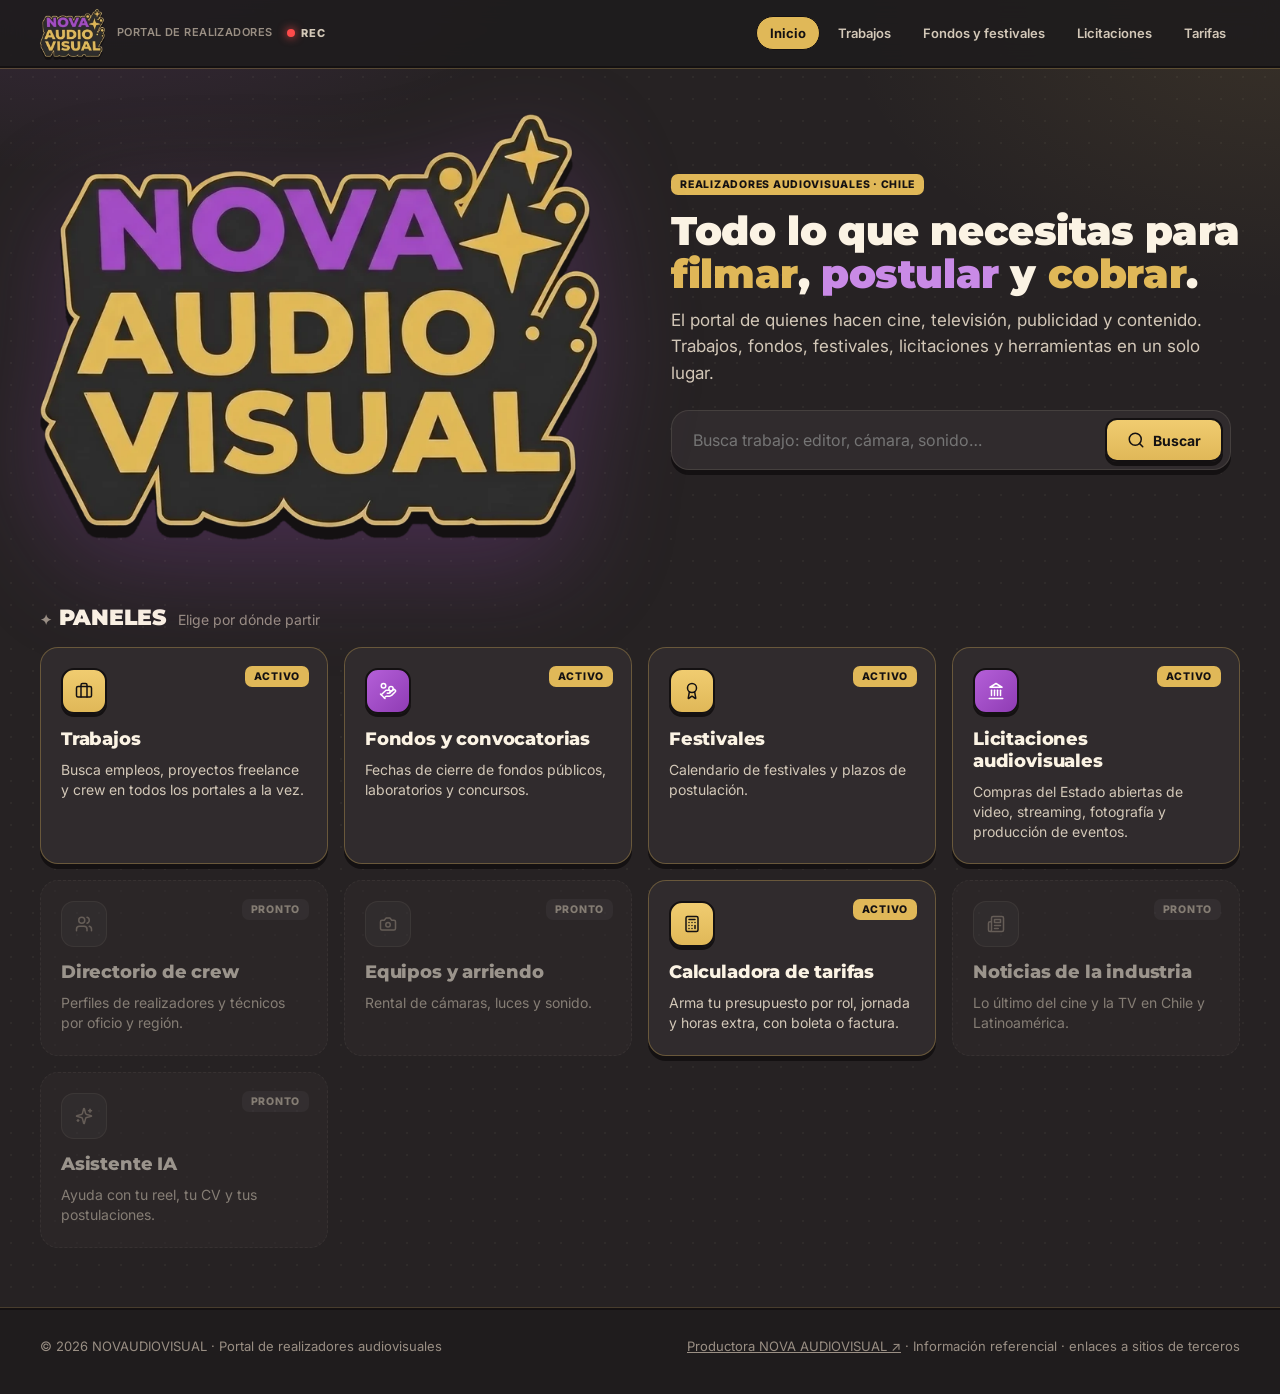
<file: index.html>
<!DOCTYPE html>
<html lang="es">
<head>
  <meta charset="UTF-8" />
  <meta name="viewport" content="width=device-width, initial-scale=1.0, viewport-fit=cover" />
  <meta name="theme-color" content="#262223" />
  <title>NOVAUDIOVISUAL · Portal de realizadores</title>
  <meta name="description" content="NOVAUDIOVISUAL: el portal de los realizadores audiovisuales. Trabajos, fondos, festivales, equipos y comunidad en un solo lugar." />
  <link rel="canonical" href="https://simonrovi-web.github.io/novaudiovisual/" />
  <link rel="manifest" href="manifest.json" />
  <link rel="icon" type="image/png" sizes="32x32" href="favicon-32.png" />
  <link rel="icon" type="image/png" sizes="192x192" href="icon-192.png" />
  <link rel="apple-touch-icon" href="apple-touch-icon.png" />
  <meta name="apple-mobile-web-app-capable" content="yes" />
  <meta name="mobile-web-app-capable" content="yes" />
  <meta name="apple-mobile-web-app-status-bar-style" content="black-translucent" />
  <meta name="apple-mobile-web-app-title" content="NOVAUDIOVISUAL" />
  <meta property="og:type" content="website" />
  <meta property="og:site_name" content="NOVAUDIOVISUAL" />
  <meta property="og:locale" content="es_CL" />
  <meta property="og:title" content="NOVAUDIOVISUAL · Portal de realizadores" />
  <meta property="og:description" content="NOVAUDIOVISUAL: el portal de los realizadores audiovisuales. Trabajos, fondos, festivales, equipos y comunidad en un solo lugar." />
  <meta property="og:url" content="https://simonrovi-web.github.io/novaudiovisual/" />
  <meta property="og:image" content="https://simonrovi-web.github.io/novaudiovisual/og-image.png" />
  <meta property="og:image:width" content="1200" />
  <meta property="og:image:height" content="630" />
  <meta name="twitter:card" content="summary_large_image" />
  <meta name="twitter:title" content="NOVAUDIOVISUAL · Portal de realizadores" />
  <meta name="twitter:description" content="NOVAUDIOVISUAL: el portal de los realizadores audiovisuales. Trabajos, fondos, festivales, equipos y comunidad en un solo lugar." />
  <meta name="twitter:image" content="https://simonrovi-web.github.io/novaudiovisual/og-image.png" />
  <link rel="preconnect" href="https://fonts.googleapis.com" />
  <link href="https://fonts.googleapis.com/css2?family=Inter:wght@400;500;600;700;800&family=Montserrat:wght@700;800;900&display=swap" rel="stylesheet" />
  <link rel="stylesheet" href="nova.css?v=3" />
  <script src="lucide.min.js"></script>
  <style>
    .hero{padding:46px 0 30px; display:grid; grid-template-columns:minmax(0,1.05fr) minmax(0,1fr); gap:34px; align-items:center}
    .hero .logo-big{width:100%; max-width:560px; height:auto; display:block; filter:drop-shadow(0 12px 0 var(--ink)) drop-shadow(0 30px 50px rgba(162,77,196,.25)); animation:pop .7s cubic-bezier(.2,1.4,.4,1) both}
    @keyframes pop{from{opacity:0; transform:scale(.85) rotate(-4deg)}}
    .hero h1{position:absolute; width:1px; height:1px; overflow:hidden; clip:rect(0 0 0 0)}
    .hero .copy h2{font-size:clamp(26px,3.4vw,40px); line-height:1.08; margin:14px 0 12px; font-weight:900}
    .hero p{color:var(--tx2); font-size:17px; line-height:1.55; max-width:560px; margin:0 0 24px}
    .quick{display:flex; gap:8px; max-width:560px; padding:7px}
    .quick input{border:0; background:transparent; box-shadow:none!important}
    .sec{display:flex; flex-wrap:wrap; align-items:baseline; gap:4px 12px; margin:46px 0 16px}
    .sec h2{white-space:nowrap}
    .sec h2{margin:0; font-size:22px; font-weight:900; text-transform:uppercase}
    .sec span{color:var(--tx3); font-size:14px}
    .panels{display:grid; grid-template-columns:repeat(auto-fill,minmax(260px,1fr)); gap:16px}
    .panel{position:relative; display:flex; flex-direction:column; gap:10px; padding:20px; border-radius:18px; background:var(--panel); border:1.5px solid var(--line); text-decoration:none; min-height:176px; transition:transform .15s, box-shadow .15s, border-color .15s; box-shadow:var(--pop)}
    a.panel:hover{border-color:var(--gold); transform:translateY(-4px); box-shadow:0 9px 0 var(--ink)}
    a.panel:active{transform:translateY(2px); box-shadow:0 2px 0 var(--ink)}
    .panel .ico{width:46px; height:46px; border-radius:13px; display:grid; place-items:center; background:rgba(255,255,255,.05); color:var(--tx3); border:1.5px solid var(--line)}
    .panel.live .ico{background:var(--grad); color:var(--ink); border:2px solid var(--ink); box-shadow:0 3px 0 var(--ink)}
    .panel.live:nth-child(even) .ico{background:var(--grad2); color:#fff}
    .panel h3{margin:4px 0 0; font-size:18px}
    .panel p{margin:0; color:var(--tx2); font-size:14px; line-height:1.45}
    .panel .state{position:absolute; top:18px; right:18px}
    .panel.soon{opacity:.55; box-shadow:none; border-style:dashed}
    .panel.live{border-color:rgba(224,184,88,.32)}
    .spark{color:var(--gold)}
    @media (max-width:860px){ .hero{grid-template-columns:minmax(0,1fr); text-align:center; gap:14px; padding-top:28px} .hero .logo-big{max-width:400px; margin:0 auto} .hero p,.quick{margin-left:auto; margin-right:auto} }
    @media (max-width:520px){ .quick{flex-direction:column} .quick .btn{width:100%} }
  </style>
</head>
<body>

<header class="topbar">
  <div class="wrap">
    <a class="brand" href="index.html"><img src="logo-nav.webp" alt="NOVA AUDIOVISUAL" width="65" height="48"><small>Portal de realizadores</small></a>
    <span class="rec">REC</span>
    <nav>
      <a href="index.html" class="on">Inicio</a>
      <a href="novaudiovisual-trabajos.html">Trabajos</a>
      <a href="novaudiovisual-fondos.html">Fondos y festivales</a>
      <a href="novaudiovisual-licitaciones.html">Licitaciones</a>
      <a href="novaudiovisual-tarifas.html">Tarifas</a>
    </nav>
  </div>
</header>

<main class="wrap">
  <section class="hero">
    <div><img class="logo-big" src="logo-web.webp" alt="NOVA AUDIOVISUAL" width="720" height="532" /></div>
    <div class="copy">
      <h1>NOVA AUDIOVISUAL</h1>
      <span class="tag cl">Realizadores audiovisuales · Chile</span>
      <h2>Todo lo que necesitas para <span class="grad-text">filmar</span>, <span class="grad-text pu">postular</span> y <span class="grad-text">cobrar</span>.</h2>
      <p>El portal de quienes hacen cine, televisión, publicidad y contenido. Trabajos, fondos, festivales, licitaciones y herramientas en un solo lugar.</p>
      <form class="glass quick" action="novaudiovisual-trabajos.html">
        <input name="q" type="search" placeholder="Busca trabajo: editor, cámara, sonido…" aria-label="Buscar trabajo" />
        <button class="btn btn-main" type="submit"><i data-lucide="search" class="icon"></i> Buscar</button>
      </form>
    </div>
  </section>

  <div class="sec"><h2><span class="spark">✦</span> Paneles</h2><span>Elige por dónde partir</span></div>
  <section class="panels">
    <a class="panel live" href="novaudiovisual-trabajos.html">
      <span class="tag cl state">Activo</span>
      <span class="ico"><i data-lucide="briefcase" class="icon"></i></span>
      <h3>Trabajos</h3>
      <p>Busca empleos, proyectos freelance y crew en todos los portales a la vez.</p>
    </a>
    <a class="panel live" href="novaudiovisual-fondos.html?f=fondo">
      <span class="tag cl state">Activo</span>
      <span class="ico"><i data-lucide="hand-coins" class="icon"></i></span>
      <h3>Fondos y convocatorias</h3>
      <p>Fechas de cierre de fondos públicos, laboratorios y concursos.</p>
    </a>
    <a class="panel live" href="novaudiovisual-fondos.html?f=festival">
      <span class="tag cl state">Activo</span>
      <span class="ico"><i data-lucide="award" class="icon"></i></span>
      <h3>Festivales</h3>
      <p>Calendario de festivales y plazos de postulación.</p>
    </a>
    <a class="panel live" href="novaudiovisual-licitaciones.html">
      <span class="tag cl state">Activo</span>
      <span class="ico"><i data-lucide="landmark" class="icon"></i></span>
      <h3>Licitaciones audiovisuales</h3>
      <p>Compras del Estado abiertas de video, streaming, fotografía y producción de eventos.</p>
    </a>
    <div class="panel soon"><span class="tag state">Pronto</span><span class="ico"><i data-lucide="users" class="icon"></i></span><h3>Directorio de crew</h3><p>Perfiles de realizadores y técnicos por oficio y región.</p></div>
    <div class="panel soon"><span class="tag state">Pronto</span><span class="ico"><i data-lucide="camera" class="icon"></i></span><h3>Equipos y arriendo</h3><p>Rental de cámaras, luces y sonido.</p></div>
    <a class="panel live" href="novaudiovisual-tarifas.html">
      <span class="tag cl state">Activo</span>
      <span class="ico"><i data-lucide="calculator" class="icon"></i></span>
      <h3>Calculadora de tarifas</h3>
      <p>Arma tu presupuesto por rol, jornada y horas extra, con boleta o factura.</p>
    </a>
    <div class="panel soon"><span class="tag state">Pronto</span><span class="ico"><i data-lucide="newspaper" class="icon"></i></span><h3>Noticias de la industria</h3><p>Lo último del cine y la TV en Chile y Latinoamérica.</p></div>
    <div class="panel soon"><span class="tag state">Pronto</span><span class="ico"><i data-lucide="sparkles" class="icon"></i></span><h3>Asistente IA</h3><p>Ayuda con tu reel, tu CV y tus postulaciones.</p></div>
  </section>
</main>

<footer class="foot">
  <div class="wrap">
    <span>© <span id="yr"></span> NOVAUDIOVISUAL · Portal de realizadores audiovisuales</span>
    <span><a href="https://novaudiovisual-lab.github.io/nova-audiovisual/" target="_blank" rel="noopener">Productora NOVA AUDIOVISUAL ↗</a> · Información referencial · enlaces a sitios de terceros</span>
  </div>
</footer>
<script>document.getElementById('yr').textContent = new Date().getFullYear(); lucide.createIcons();</script>
<script src="install.js" defer></script>
<script>if('serviceWorker' in navigator) addEventListener('load', () => navigator.serviceWorker.register('sw.js').catch(() => {}));</script>
</body>
</html>
</file>
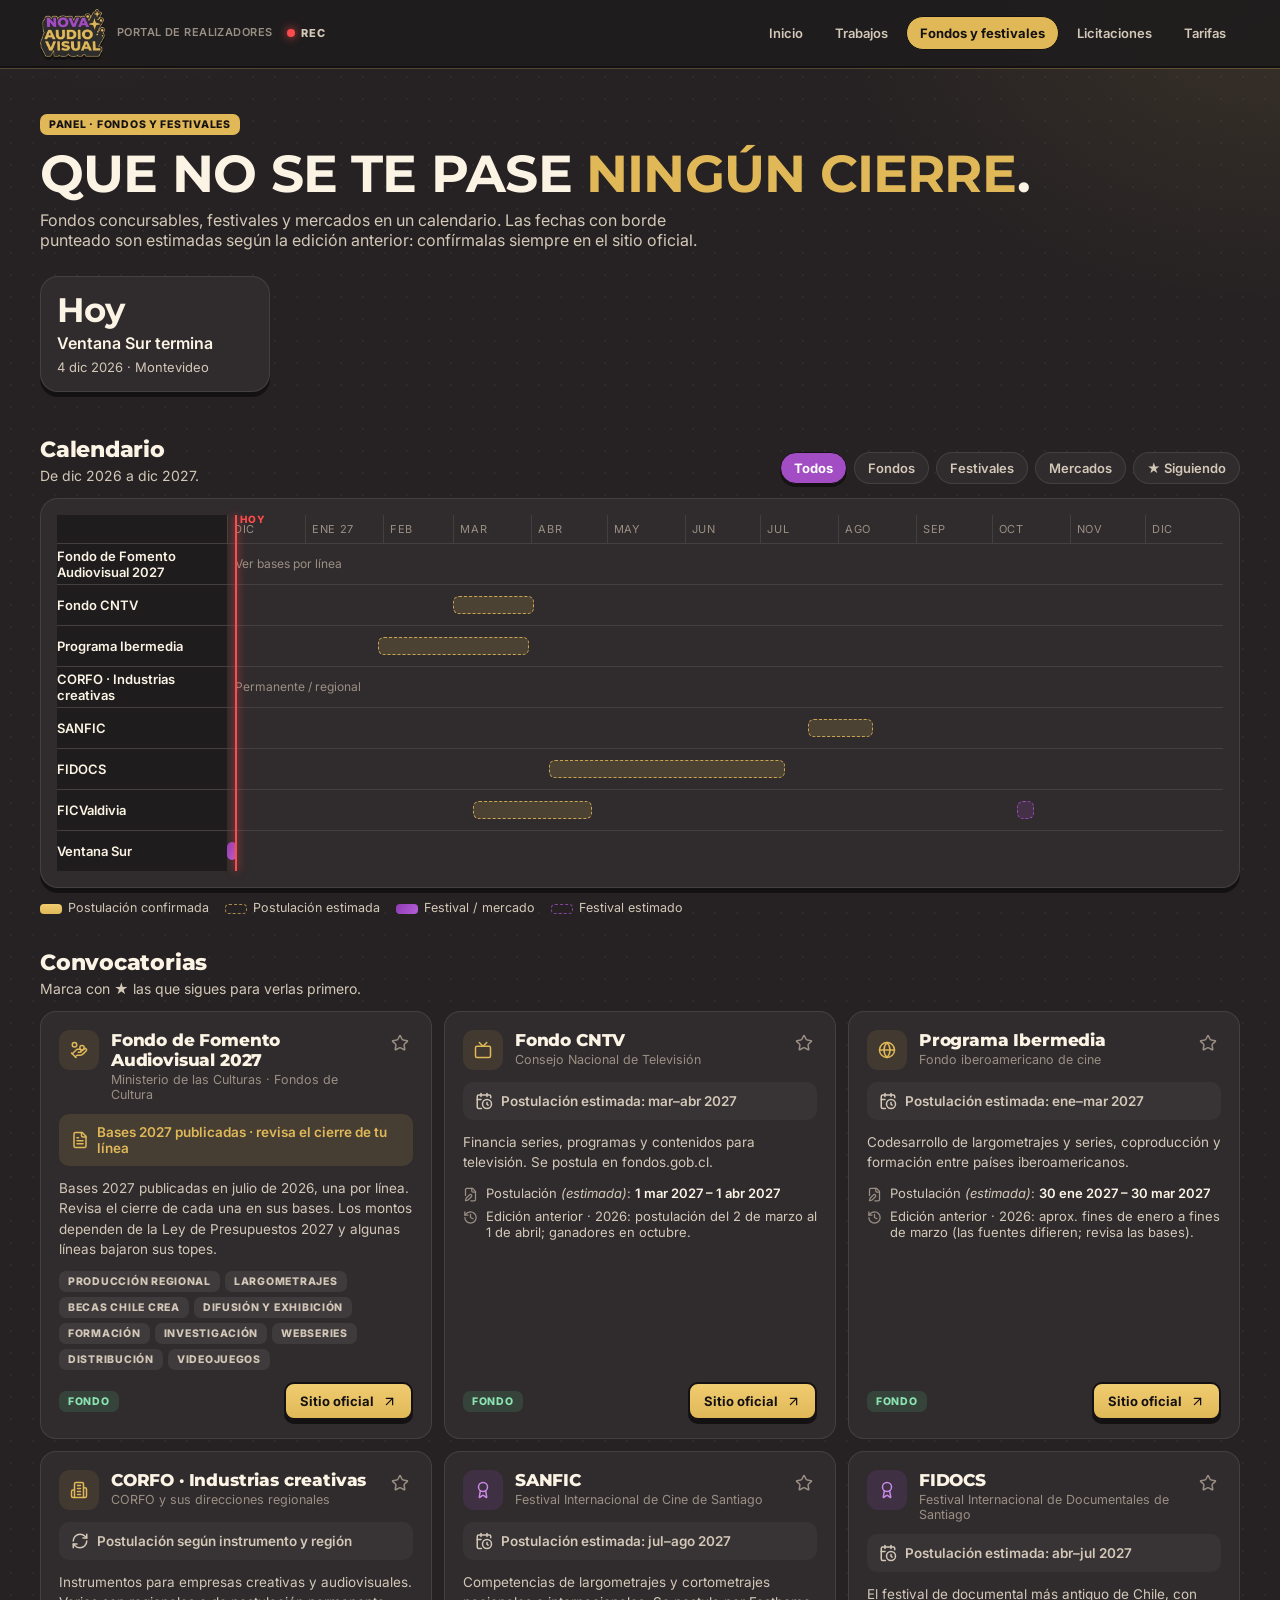
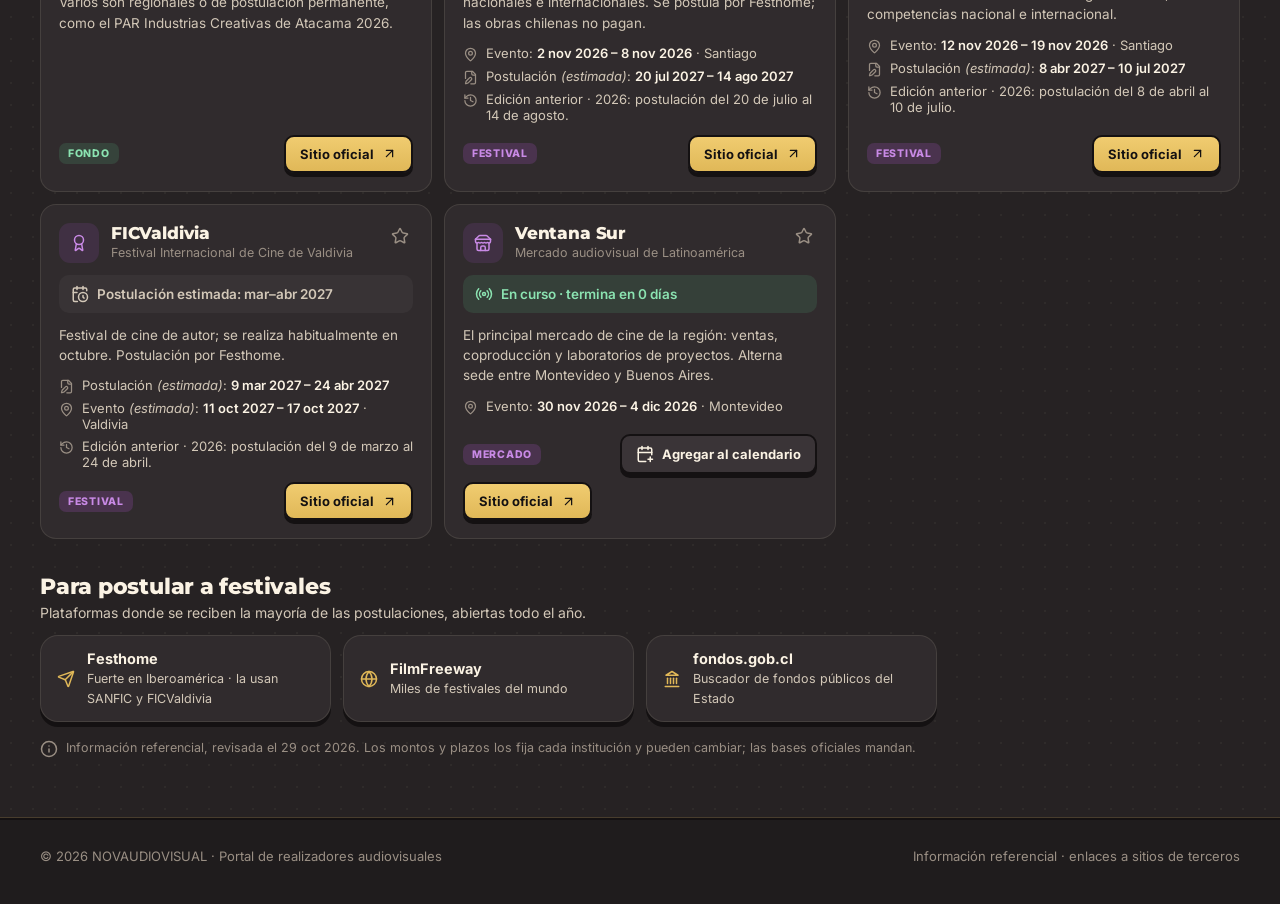
<file: novaudiovisual-fondos.html>
<!DOCTYPE html>
<html lang="es">
<head>
  <meta charset="UTF-8" />
  <meta name="viewport" content="width=device-width, initial-scale=1.0, viewport-fit=cover" />
  <meta name="theme-color" content="#262223" />
  <title>NOVAUDIOVISUAL · Fondos y festivales</title>
  <meta name="description" content="Calendario de fondos concursables, festivales y mercados audiovisuales: fechas de postulación confirmadas y ventanas estimadas, en un solo lugar." />
  <link rel="canonical" href="https://simonrovi-web.github.io/novaudiovisual/novaudiovisual-fondos.html" />
  <link rel="manifest" href="manifest.json" />
  <link rel="icon" type="image/png" sizes="32x32" href="favicon-32.png" />
  <link rel="icon" type="image/png" sizes="192x192" href="icon-192.png" />
  <link rel="apple-touch-icon" href="apple-touch-icon.png" />
  <meta name="apple-mobile-web-app-capable" content="yes" />
  <meta name="mobile-web-app-capable" content="yes" />
  <meta name="apple-mobile-web-app-status-bar-style" content="black-translucent" />
  <meta name="apple-mobile-web-app-title" content="NOVAUDIOVISUAL" />
  <meta property="og:type" content="website" />
  <meta property="og:site_name" content="NOVAUDIOVISUAL" />
  <meta property="og:locale" content="es_CL" />
  <meta property="og:title" content="NOVAUDIOVISUAL · Fondos y festivales" />
  <meta property="og:description" content="Calendario de fondos concursables, festivales y mercados audiovisuales: fechas de postulación confirmadas y ventanas estimadas, en un solo lugar." />
  <meta property="og:url" content="https://simonrovi-web.github.io/novaudiovisual/novaudiovisual-fondos.html" />
  <meta property="og:image" content="https://simonrovi-web.github.io/novaudiovisual/og-image.png" />
  <meta property="og:image:width" content="1200" />
  <meta property="og:image:height" content="630" />
  <meta name="twitter:card" content="summary_large_image" />
  <meta name="twitter:title" content="NOVAUDIOVISUAL · Fondos y festivales" />
  <meta name="twitter:description" content="Calendario de fondos concursables, festivales y mercados audiovisuales: fechas de postulación confirmadas y ventanas estimadas, en un solo lugar." />
  <meta name="twitter:image" content="https://simonrovi-web.github.io/novaudiovisual/og-image.png" />
  <link rel="preconnect" href="https://fonts.googleapis.com" />
  <link href="https://fonts.googleapis.com/css2?family=Inter:wght@400;500;600;700;800&family=Montserrat:wght@700;800;900&display=swap" rel="stylesheet" />
  <link rel="stylesheet" href="nova.css?v=3" />
  <script src="lucide.min.js"></script>
  <style>
    .hero{padding:44px 0 10px}
    .hero h1{font-size:clamp(30px,5vw,52px); line-height:1.02; margin:12px 0 10px; font-weight:700}
    .hero p.lead{color:var(--tx2); font-size:16px; max-width:680px; margin:0}

    .sec-head{display:flex; align-items:flex-end; justify-content:space-between; gap:16px; flex-wrap:wrap; margin:34px 0 14px}
    .sec-head h2{margin:0; font-size:22px}
    .sec-head p{margin:4px 0 0; color:var(--tx2); font-size:14px}
    .tabs{display:flex; gap:7px; flex-wrap:wrap}

    /* próximos hitos */
    .next{display:grid; grid-template-columns:repeat(auto-fill,minmax(230px,1fr)); gap:12px; margin-top:26px}
    .hito{padding:16px; display:flex; flex-direction:column; gap:6px}
    .hito .n{font-family:'Montserrat',sans-serif; font-size:34px; font-weight:700; line-height:1}
    .hito .n small{font-size:14px; font-weight:500; color:var(--tx2); margin-left:4px}
    .hito .t{font-weight:600}
    .hito .s{font-size:13px; color:var(--tx2)}

    /* línea de tiempo */
    .tl{padding:16px; overflow-x:auto}
    .tl-in{min-width:820px; position:relative}
    .tl-row{display:grid; grid-template-columns:170px 1fr; align-items:center; min-height:40px; border-top:1px solid var(--line)}
    .tl-row.head{border-top:0; min-height:28px}
    .tl-name{font-size:13px; font-weight:600; padding-right:10px; position:sticky; left:0; background:rgba(31,28,29,.95); z-index:2; height:100%; display:flex; align-items:center}
    .tl-track{position:relative; height:40px}
    .tl-months{display:grid; height:28px}
    .tl-months span{font-size:11px; color:var(--tx3); text-transform:uppercase; letter-spacing:.06em; border-left:1px solid var(--line); padding-left:6px; display:flex; align-items:center}
    .bar{position:absolute; top:11px; height:18px; border-radius:6px; min-width:6px}
    .bar.conv{background:var(--grad)}
    .bar.evento{background:linear-gradient(120deg,#8f3cb4,#b45fd8)}
    .bar.est{background:rgba(224,184,88,.16)!important; border:1.5px dashed rgba(224,184,88,.85)}
    .bar.est.evento{background:rgba(162,77,196,.18)!important; border-color:rgba(162,77,196,.9)}
    .today{position:absolute; top:0; bottom:0; width:2px; background:var(--rec); box-shadow:0 0 8px var(--rec); z-index:3}
    .today::after{content:'HOY'; position:absolute; top:-2px; left:5px; font-size:10px; font-weight:800; color:var(--rec); letter-spacing:.1em}
    .legend{display:flex; flex-wrap:wrap; gap:16px; font-size:12.5px; color:var(--tx2); margin-top:12px}
    .legend i{display:inline-block; width:22px; height:10px; border-radius:4px; margin-right:6px; vertical-align:middle}

    /* tarjetas */
    .grid{display:grid; grid-template-columns:repeat(auto-fill,minmax(340px,1fr)); gap:12px}
    .card{display:flex; flex-direction:column; gap:12px; padding:18px; border-radius:16px; background:var(--panel); border:1px solid var(--line)}
    .card.sigo{border-color:rgba(224,184,88,.45)}
    .card .top{display:flex; align-items:flex-start; gap:12px}
    .card .ico{width:40px; height:40px; border-radius:11px; display:grid; place-items:center; background:rgba(224,184,88,.1); color:var(--amber); flex:none}
    .card.festival .ico,.card.mercado .ico{background:rgba(162,77,196,.14); color:#c98ae6}
    .card h3{margin:0; font-size:17px}
    .card .org{font-size:12.5px; color:var(--tx3); margin-top:2px}
    .star{margin-left:auto; background:none; border:0; color:var(--tx3); cursor:pointer; padding:4px; border-radius:8px}
    .star:hover{color:var(--tx)}
    .star.on{color:var(--amber)}
    .star.on svg{fill:currentColor}
    .status{display:flex; align-items:center; gap:8px; font-size:13.5px; font-weight:600; padding:10px 12px; border-radius:10px; background:rgba(255,255,255,.04)}
    .status.open{background:rgba(90,210,140,.12); color:#8be3b1}
    .status.soon{background:rgba(224,184,88,.12); color:var(--amber)}
    .status.est{background:rgba(255,255,255,.04); color:var(--tx2)}
    .status.closed{color:var(--tx3)}
    .dates{display:grid; gap:6px; font-size:13px; color:var(--tx2); margin:0; padding:0; list-style:none}
    .dates li{display:flex; gap:8px; align-items:flex-start}
    .dates b{color:var(--tx); font-weight:600}
    .dates .icon{width:15px; height:15px; margin-top:2px; color:var(--tx3)}
    .card .desc{margin:0; color:var(--tx2); font-size:13.5px; line-height:1.5}
    .lines{display:flex; flex-wrap:wrap; gap:5px}
    .card .actions{display:flex; gap:8px; flex-wrap:wrap; margin-top:auto}
    .card .btn{padding:9px 14px; font-size:13px; border-radius:10px}
    .empty{color:var(--tx3); font-size:14px; padding:20px 0}

    .tools{display:grid; grid-template-columns:repeat(auto-fill,minmax(250px,1fr)); gap:12px}
    .tool{display:flex; gap:12px; align-items:center; padding:14px 16px; text-decoration:none}
    .tool:hover{border-color:var(--line2)}
    .tool .icon{color:var(--amber)}
    .tool b{display:block; font-size:14.5px}
    .tool span{font-size:12.5px; color:var(--tx2)}
    .notice{margin-top:18px; font-size:12.5px; color:var(--tx3); display:flex; gap:8px; align-items:flex-start}

    @media (max-width:520px){ .grid{grid-template-columns:1fr} .hero{padding-top:28px} .tl-row{grid-template-columns:120px 1fr} }
  </style>
</head>
<body>

<header class="topbar">
  <div class="wrap">
    <a class="brand" href="index.html"><img src="logo-nav.webp" alt="NOVA AUDIOVISUAL" width="65" height="48"><small>Portal de realizadores</small></a>
    <span class="rec">REC</span>
    <nav>
      <a href="index.html">Inicio</a>
      <a href="novaudiovisual-trabajos.html">Trabajos</a>
      <a href="novaudiovisual-fondos.html" class="on">Fondos y festivales</a>
      <a href="novaudiovisual-licitaciones.html">Licitaciones</a>
      <a href="novaudiovisual-tarifas.html">Tarifas</a>
    </nav>
  </div>
</header>

<main class="wrap">

  <section class="hero">
    <span class="tag cl">Panel · Fondos y festivales</span>
    <h1>Que no se te pase <span class="grad-text">ningún cierre</span>.</h1>
    <p class="lead">Fondos concursables, festivales y mercados en un calendario. Las fechas con borde punteado son estimadas según la edición anterior: confírmalas siempre en el sitio oficial.</p>
    <div id="next" class="next"></div>
  </section>

  <section>
    <div class="sec-head">
      <div>
        <h2>Calendario</h2>
        <p id="range"></p>
      </div>
      <div id="filters" class="tabs"></div>
    </div>
    <div class="glass tl"><div id="tl" class="tl-in"></div></div>
    <div class="legend">
      <span><i style="background:var(--grad)"></i>Postulación confirmada</span>
      <span><i style="border:1.5px dashed rgba(224,184,88,.7)"></i>Postulación estimada</span>
      <span><i style="background:linear-gradient(120deg,#8f3cb4,#b45fd8)"></i>Festival / mercado</span>
      <span><i style="border:1.5px dashed rgba(162,77,196,.8)"></i>Festival estimado</span>
    </div>
  </section>

  <section>
    <div class="sec-head">
      <div>
        <h2>Convocatorias</h2>
        <p>Marca con ★ las que sigues para verlas primero.</p>
      </div>
    </div>
    <div id="grid" class="grid"></div>
  </section>

  <section>
    <div class="sec-head"><div><h2>Para postular a festivales</h2><p>Plataformas donde se reciben la mayoría de las postulaciones, abiertas todo el año.</p></div></div>
    <div class="tools">
      <a class="glass tool" href="https://festhome.com/" target="_blank" rel="noopener"><i data-lucide="send" class="icon"></i><div><b>Festhome</b><span>Fuerte en Iberoamérica · la usan SANFIC y FICValdivia</span></div></a>
      <a class="glass tool" href="https://filmfreeway.com/" target="_blank" rel="noopener"><i data-lucide="globe" class="icon"></i><div><b>FilmFreeway</b><span>Miles de festivales del mundo</span></div></a>
      <a class="glass tool" href="https://www.fondos.gob.cl/" target="_blank" rel="noopener"><i data-lucide="landmark" class="icon"></i><div><b>fondos.gob.cl</b><span>Buscador de fondos públicos del Estado</span></div></a>
    </div>
    <p class="notice"><i data-lucide="info" class="icon"></i> <span>Información referencial, revisada el <span id="rev"></span>. Los montos y plazos los fija cada institución y pueden cambiar; las bases oficiales mandan.</span></p>
  </section>
</main>

<footer class="foot">
  <div class="wrap">
    <span>© <span id="yr"></span> NOVAUDIOVISUAL · Portal de realizadores audiovisuales</span>
    <span>Información referencial · enlaces a sitios de terceros</span>
  </div>
</footer>

<script>
(async () => {
  // Los datos viven en fondos.json (también los usa el radar de Telegram para avisar aperturas y cierres).
  // Cada ventana: k = conv (postulación) | evento; est = estimada según edición anterior
  const { revisado: REVISADO, items: ITEMS } = await fetch('fondos.json').then(r => r.json());

  const TIPOS = {fondo:'Fondo', festival:'Festival', mercado:'Mercado'};
  const FILTERS = [['todos','Todos'],['fondo','Fondos'],['festival','Festivales'],['mercado','Mercados'],['sigo','★ Siguiendo']];
  const MES = ['ene','feb','mar','abr','may','jun','jul','ago','sep','oct','nov','dic'];
  const DAY = 864e5;

  const $ = s => document.querySelector(s);
  const icons = () => window.lucide && lucide.createIcons();
  const store = {
    get(k,d){ try{ return JSON.parse(localStorage.getItem(k)) ?? d }catch{ return d } },
    set(k,v){ try{ localStorage.setItem(k, JSON.stringify(v)) }catch{} }
  };
  const D = s => new Date(s + 'T00:00:00');
  const fmt = d => `${d.getDate()} ${MES[d.getMonth()]} ${d.getFullYear()}`;
  const fmtMes = d => `${MES[d.getMonth()]} ${d.getFullYear()}`;
  const today = new Date(); today.setHours(0,0,0,0);
  const days = (a,b) => Math.round((b - a) / DAY);

  let filter = new URLSearchParams(location.search).get('f') || 'todos';
  if(!FILTERS.some(f => f[0]===filter)) filter = 'todos';
  let sigo = store.get('nova_sigo', []);

  // Estado de un ítem: la ventana vigente o la próxima
  function status(it){
    if(it.bases)      return {c:'soon', t:'Bases 2027 publicadas · revisa el cierre de tu línea', ico:'file-text'};
    if(it.permanente) return {c:'est',  t:'Postulación según instrumento y región', ico:'refresh-cw'};
    const w = it.w.filter(x => D(x.b) >= today).sort((x,y) => D(x.a) - D(y.a))[0];
    if(!w) return {c:'closed', t:'Edición cerrada · atento a la próxima', ico:'circle-slash'};
    const a = D(w.a), b = D(w.b), conv = w.k==='conv';
    if(a <= today){
      if(w.est) return {c:'est', t:`Posiblemente ${conv?'abierta':'en curso'} (estimado)`, ico:'help-circle'};
      const n = days(today,b);
      return {c:'open', t: conv ? `Abierta · cierra en ${n} día${n===1?'':'s'}` : `En curso · termina en ${n} día${n===1?'':'s'}`, ico:'radio'};
    }
    const what = conv ? 'Postulación' : (it.tipo==='mercado' ? 'Mercado' : 'Festival');
    if(w.est) return {c:'est', t:`${what} estimada: ${MES[a.getMonth()]}${a.getMonth()!==b.getMonth()?'–'+MES[b.getMonth()]:''} ${b.getFullYear()}`, ico:'calendar-clock'};
    const n = days(today,a);
    return {c:'soon', t:`${what} en ${n} día${n===1?'':'s'} · ${fmt(a)}`, ico:'calendar-check'};
  }

  function visible(){
    return ITEMS.filter(it => filter==='todos' || (filter==='sigo' ? sigo.includes(it.id) : it.tipo===filter));
  }

  // ----- próximos hitos (solo fechas confirmadas) -----
  function renderNext(){
    const hitos = [];
    ITEMS.forEach(it => it.w.forEach(w => {
      if(w.est) return;
      const a = D(w.a), b = D(w.b);
      if(a > today) hitos.push({it, w, d:a, verbo: w.k==='conv' ? 'abre postulación' : 'comienza'});
      else if(b >= today) hitos.push({it, w, d:b, verbo: w.k==='conv' ? 'cierra postulación' : 'termina'});
    }));
    hitos.sort((x,y) => x.d - y.d);
    $('#next').innerHTML = hitos.slice(0,4).map(h => {
      const n = days(today,h.d);
      return `<div class="glass hito">
        <span class="n">${n===0?'Hoy':n}${n===0?'':`<small>día${n===1?'':'s'}</small>`}</span>
        <span class="t">${h.it.n} ${h.verbo}</span>
        <span class="s">${fmt(h.d)}${h.w.lugar?' · '+h.w.lugar:''}</span>
      </div>`;
    }).join('');
  }

  // ----- línea de tiempo: mes actual + 12 -----
  const start = new Date(today.getFullYear(), today.getMonth(), 1);
  const end = new Date(today.getFullYear(), today.getMonth() + 13, 1);
  const span = end - start;
  const pct = d => Math.max(0, Math.min(100, (d - start) / span * 100));

  function renderTL(){
    $('#range').textContent = `De ${fmtMes(start)} a ${fmtMes(new Date(end - DAY))}.`;
    const months = [];
    for(let i=0;i<13;i++) months.push(new Date(start.getFullYear(), start.getMonth()+i, 1));
    const head = `<div class="tl-row head"><div class="tl-name"></div><div class="tl-months" style="grid-template-columns:${months.map(m => (new Date(m.getFullYear(),m.getMonth()+1,1)-m)+'fr').join(' ')}">${months.map(m => `<span>${MES[m.getMonth()]}${m.getMonth()===0?' '+String(m.getFullYear()).slice(2):''}</span>`).join('')}</div></div>`;
    const rows = visible().map(it => {
      const bars = it.w.filter(w => D(w.b) >= start && D(w.a) < end).map(w => {
        const l = pct(D(w.a)), r = pct(new Date(D(w.b).getTime() + DAY));
        const tip = `${w.k==='conv'?'Postulación':'Evento'}${w.est?' (estimada)':''}: ${fmt(D(w.a))} – ${fmt(D(w.b))}`;
        return `<span class="bar ${w.k}${w.est?' est':''}" style="left:${l}%;width:${r-l}%" title="${tip}"></span>`;
      }).join('');
      const note = !it.w.length ? `<span style="position:absolute;left:8px;top:12px;font-size:12px;color:var(--tx3)">${it.bases?'Ver bases por línea':'Permanente / regional'}</span>` : '';
      return `<div class="tl-row"><div class="tl-name">${it.n}</div><div class="tl-track">${bars}${note}</div></div>`;
    }).join('');
    $('#tl').innerHTML = head + (rows || `<p class="empty">No sigues ninguna convocatoria todavía.</p>`) +
      `<div class="today" style="left:calc(170px + (100% - 170px) * ${pct(today)/100})"></div>`;
    // ajusta la línea HOY al ancho real de la columna de nombres
    const nameW = $('#tl .tl-name')?.offsetWidth || 170;
    $('#tl .today').style.left = `calc(${nameW}px + (100% - ${nameW}px) * ${pct(today)/100})`;
  }

  // ----- tarjetas -----
  function renderCards(){
    const list = visible().sort((a,b) => sigo.includes(b.id) - sigo.includes(a.id));
    $('#grid').innerHTML = list.map(it => {
      const s = status(it), on = sigo.includes(it.id);
      const fechas = it.w.map(w => `<li><i data-lucide="${w.k==='conv'?'file-pen':'map-pin'}" class="icon"></i><span>${w.k==='conv'?'Postulación':'Evento'}${w.est?' <em>(estimada)</em>':''}: <b>${fmt(D(w.a))} – ${fmt(D(w.b))}</b>${w.lugar?' · '+w.lugar:''}</span></li>`).join('')
        + (it.prev ? `<li><i data-lucide="history" class="icon"></i><span>Edición anterior · ${it.prev}</span></li>` : '');
      const ics = it.w.some(w => !w.est && D(w.b) >= today)
        ? `<button class="btn btn-ghost" data-ics="${it.id}"><i data-lucide="calendar-plus" class="icon"></i> Agregar al calendario</button>` : '';
      const [tn,tc] = it.tipo==='fondo' ? ['Fondo','gob'] : [TIPOS[it.tipo],'free'];
      return `<article class="card ${it.tipo}${on?' sigo':''}">
        <div class="top">
          <span class="ico"><i data-lucide="${it.icon}" class="icon"></i></span>
          <div><h3>${it.n}</h3><div class="org">${it.org}</div></div>
          <button class="star${on?' on':''}" data-star="${it.id}" title="${on?'Dejar de seguir':'Seguir'}" aria-label="Seguir ${it.n}"><i data-lucide="star" class="icon"></i></button>
        </div>
        <div class="status ${s.c}"><i data-lucide="${s.ico}" class="icon"></i>${s.t}</div>
        <p class="desc">${it.d}</p>
        ${it.lines ? `<div class="lines">${it.lines.map(l => `<span class="tag">${l}</span>`).join('')}</div>` : ''}
        ${fechas ? `<ul class="dates">${fechas}</ul>` : ''}
        <div class="actions">
          <span class="tag ${tc}" style="align-self:center">${tn}</span>
          <span style="flex:1"></span>
          ${ics}
          <a class="btn btn-main" href="${it.u}" target="_blank" rel="noopener">Sitio oficial <i data-lucide="arrow-up-right" class="icon" style="width:15px;height:15px"></i></a>
        </div>
      </article>`;
    }).join('') || `<p class="empty">Marca con ★ las convocatorias que te interesan y aparecerán aquí.</p>`;
  }

  // ----- .ics para fechas confirmadas -----
  function ics(it){
    const z = d => d.toISOString().slice(0,10).replace(/-/g,'');
    const ev = it.w.filter(w => !w.est && D(w.b) >= today).map((w,i) => {
      const t = w.k==='conv' ? `Cierre postulación ${it.n}` : `${it.n}${w.lugar?' · '+w.lugar:''}`;
      const a = w.k==='conv' ? D(w.b) : D(w.a);
      const b = new Date(D(w.b).getTime() + DAY);
      return ['BEGIN:VEVENT', `UID:${it.id}-${i}@novaudiovisual`, `DTSTAMP:${z(new Date())}T000000Z`,
        `DTSTART;VALUE=DATE:${z(a)}`, `DTEND;VALUE=DATE:${z(b)}`, `SUMMARY:${t}`, `URL:${it.u}`,
        'BEGIN:VALARM','TRIGGER:-P3D','ACTION:DISPLAY',`DESCRIPTION:${t}`,'END:VALARM','END:VEVENT'].join('\r\n');
    });
    const body = ['BEGIN:VCALENDAR','VERSION:2.0','PRODID:-//NOVAUDIOVISUAL//ES', ...ev, 'END:VCALENDAR'].join('\r\n');
    const a = document.createElement('a');
    a.href = URL.createObjectURL(new Blob([body], {type:'text/calendar'}));
    a.download = `${it.id}.ics`; a.click();
    setTimeout(() => URL.revokeObjectURL(a.href), 1000);
  }

  function render(){
    $('#filters').innerHTML = FILTERS.map(([v,t]) => `<button class="chip${v===filter?' on':''}" data-f="${v}">${t}</button>`).join('');
    renderTL(); renderCards(); icons();
  }

  $('#filters').addEventListener('click', e => {
    const c = e.target.closest('[data-f]'); if(!c) return;
    filter = c.dataset.f; render();
    const u = new URL(location.href); filter==='todos' ? u.searchParams.delete('f') : u.searchParams.set('f', filter);
    history.replaceState(null,'',u);
  });
  $('#grid').addEventListener('click', e => {
    const st = e.target.closest('[data-star]');
    if(st){
      const id = st.dataset.star;
      sigo = sigo.includes(id) ? sigo.filter(x => x!==id) : [...sigo, id];
      store.set('nova_sigo', sigo); render(); return;
    }
    const ic = e.target.closest('[data-ics]');
    if(ic) ics(ITEMS.find(x => x.id===ic.dataset.ics));
  });
  addEventListener('resize', renderTL);

  $('#rev').textContent = fmt(D(REVISADO));
  $('#yr').textContent = new Date().getFullYear();
  renderNext(); render();
})();
</script>
<script src="install.js" defer></script>
<script>if('serviceWorker' in navigator) addEventListener('load', () => navigator.serviceWorker.register('sw.js').catch(() => {}));</script>
</body>
</html>
</file>
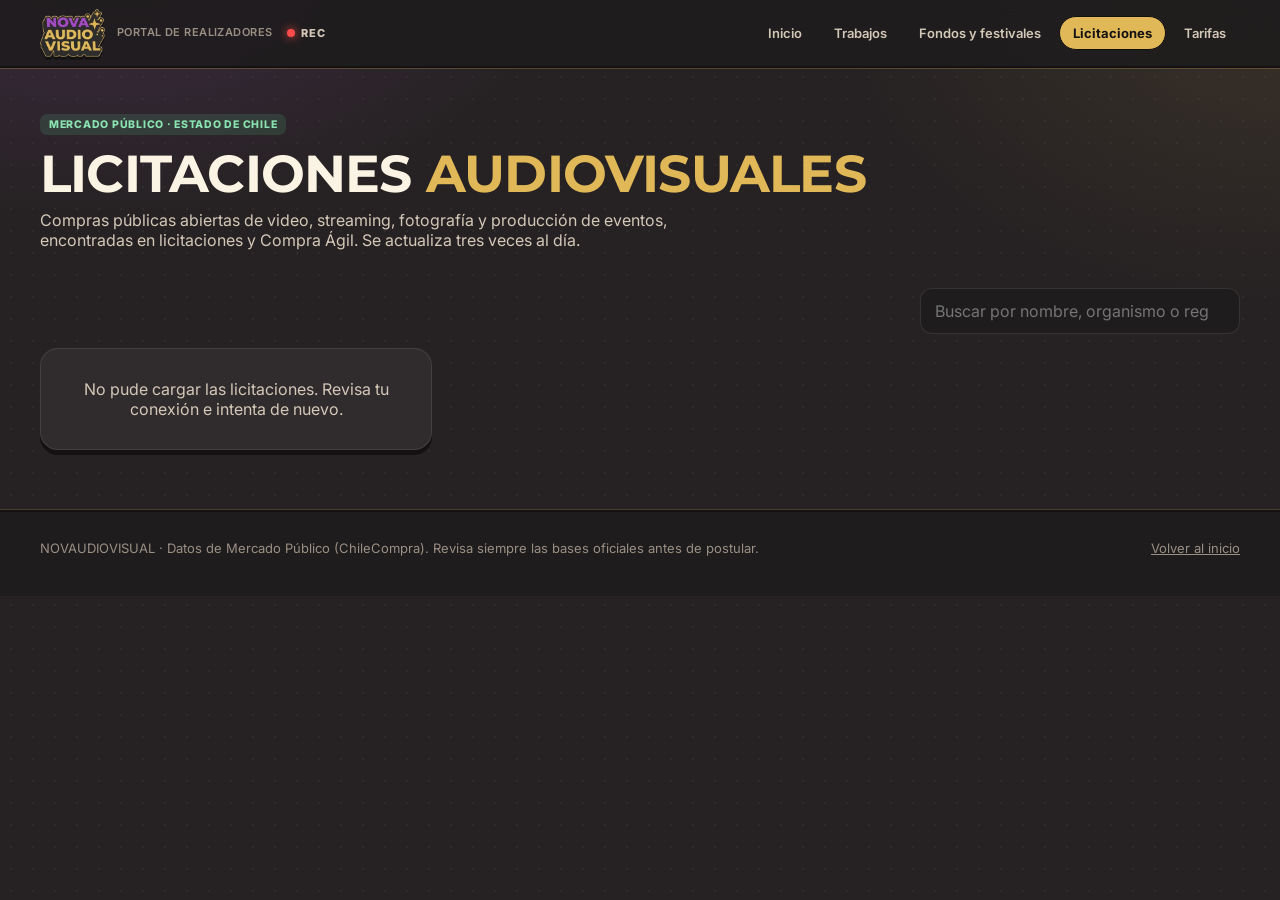
<file: novaudiovisual-licitaciones.html>
<!DOCTYPE html>
<html lang="es">
<head>
  <meta charset="UTF-8" />
  <meta name="viewport" content="width=device-width, initial-scale=1.0, viewport-fit=cover" />
  <meta name="theme-color" content="#262223" />
  <title>NOVAUDIOVISUAL · Licitaciones audiovisuales</title>
  <meta name="description" content="Licitaciones y Compras Ágiles del Estado de Chile abiertas para servicios audiovisuales: video, streaming, fotografía y producción de eventos. Actualizado tres veces al día." />
  <link rel="canonical" href="https://simonrovi-web.github.io/novaudiovisual/novaudiovisual-licitaciones.html" />
  <link rel="manifest" href="manifest.json" />
  <link rel="icon" type="image/png" sizes="32x32" href="favicon-32.png" />
  <link rel="icon" type="image/png" sizes="192x192" href="icon-192.png" />
  <link rel="apple-touch-icon" href="apple-touch-icon.png" />
  <meta name="apple-mobile-web-app-capable" content="yes" />
  <meta name="mobile-web-app-capable" content="yes" />
  <meta name="apple-mobile-web-app-status-bar-style" content="black-translucent" />
  <meta name="apple-mobile-web-app-title" content="NOVAUDIOVISUAL" />
  <meta property="og:type" content="website" />
  <meta property="og:site_name" content="NOVAUDIOVISUAL" />
  <meta property="og:locale" content="es_CL" />
  <meta property="og:title" content="NOVAUDIOVISUAL · Licitaciones audiovisuales" />
  <meta property="og:description" content="Compras del Estado abiertas para servicios audiovisuales: video, streaming, fotografía y producción de eventos." />
  <meta property="og:url" content="https://simonrovi-web.github.io/novaudiovisual/novaudiovisual-licitaciones.html" />
  <meta property="og:image" content="https://simonrovi-web.github.io/novaudiovisual/og-image.png" />
  <meta property="og:image:width" content="1200" />
  <meta property="og:image:height" content="630" />
  <meta name="twitter:card" content="summary_large_image" />
  <meta name="twitter:title" content="NOVAUDIOVISUAL · Licitaciones audiovisuales" />
  <meta name="twitter:description" content="Compras del Estado abiertas para servicios audiovisuales: video, streaming, fotografía y producción de eventos." />
  <meta name="twitter:image" content="https://simonrovi-web.github.io/novaudiovisual/og-image.png" />
  <link rel="preconnect" href="https://fonts.googleapis.com" />
  <link href="https://fonts.googleapis.com/css2?family=Inter:wght@400;500;600;700;800&family=Montserrat:wght@700;800;900&display=swap" rel="stylesheet" />
  <link rel="stylesheet" href="nova.css?v=3" />
  <script src="lucide.min.js"></script>
  <style>
    .hero{padding:44px 0 10px}
    .hero h1{font-size:clamp(30px,5vw,52px); line-height:1.02; margin:12px 0 10px; font-weight:700}
    .hero p.lead{color:var(--tx2); font-size:16px; max-width:700px; margin:0}
    .bar{display:flex; gap:10px; flex-wrap:wrap; align-items:center; justify-content:space-between; margin:28px 0 14px}
    .bar .chips{display:flex; gap:6px; flex-wrap:wrap}
    .bar input{max-width:320px}
    .grid{display:grid; grid-template-columns:repeat(auto-fill,minmax(320px,1fr)); gap:12px}
    .op{display:flex; flex-direction:column; gap:10px; padding:18px; border-radius:16px; background:var(--panel); border:1px solid var(--line)}
    .op h3{margin:0; font-size:16px; line-height:1.3; font-family:'Inter'; letter-spacing:0}
    .op .org{font-size:12.5px; color:var(--tx3)}
    .op .meta{display:flex; gap:14px; flex-wrap:wrap; font-size:13px; color:var(--tx2)}
    .op .meta b{color:var(--tx)}
    .op .btn{margin-top:auto; align-self:flex-start; padding:9px 14px; font-size:13px}
    .tag.ca{background:rgba(224,184,88,.16); color:#f2d488}
    .tag.lic{background:rgba(162,77,196,.16); color:#c98ae6}
    .urg{color:#ff9a9c; font-weight:700}
    .empty{padding:30px; text-align:center; color:var(--tx2)}
    .nota{font-size:13px; color:var(--tx3); margin-top:18px; line-height:1.6; max-width:820px}
    @media (max-width:520px){ .grid{grid-template-columns:minmax(0,1fr)} .bar input{max-width:none} }
  </style>
</head>
<body>
<header class="topbar">
  <div class="wrap">
    <a class="brand" href="index.html"><img src="logo-nav.webp" alt="NOVA AUDIOVISUAL" width="65" height="48"><small>Portal de realizadores</small></a>
    <span class="rec">REC</span>
    <nav>
      <a href="index.html">Inicio</a>
      <a href="novaudiovisual-trabajos.html">Trabajos</a>
      <a href="novaudiovisual-fondos.html">Fondos y festivales</a>
      <a href="novaudiovisual-licitaciones.html" class="on">Licitaciones</a>
      <a href="novaudiovisual-tarifas.html">Tarifas</a>
    </nav>
  </div>
</header>

<main class="wrap">
  <section class="hero">
    <span class="tag gob">Mercado Público · Estado de Chile</span>
    <h1>Licitaciones <span class="grad-text">audiovisuales</span></h1>
    <p class="lead">Compras públicas abiertas de video, streaming, fotografía y producción de eventos, encontradas en licitaciones y Compra Ágil. Se actualiza tres veces al día.</p>
  </section>

  <div class="bar">
    <div class="chips" id="filtros"></div>
    <input id="q" type="search" placeholder="Buscar por nombre, organismo o región" />
  </div>
  <div class="grid" id="lista"><div class="glass empty">Cargando…</div></div>
  <p class="nota" id="nota"></p>
</main>

<footer class="foot">
  <div class="wrap">
    <span>NOVAUDIOVISUAL · Datos de Mercado Público (ChileCompra). Revisa siempre las bases oficiales antes de postular.</span>
    <a href="index.html">Volver al inicio</a>
  </div>
</footer>

<script>
(() => {
  const URL_DATOS = 'https://nova-radar.simonrovi.workers.dev/public/oportunidades';
  const $ = s => document.querySelector(s);
  const icons = () => window.lucide && lucide.createIcons();
  const esc = s => String(s ?? '').replace(/[&<>"']/g, c => ({'&':'&amp;','<':'&lt;','>':'&gt;','"':'&quot;',"'":'&#39;'}[c]));
  const norm = s => String(s ?? '').toLowerCase().normalize('NFD').replace(/[̀-ͯ]/g, '');
  const esCA = c => /-COT\d{2}$/i.test(c);
  const ficha = c => esCA(c)
    ? 'https://buscador.mercadopublico.cl/ficha?code=' + encodeURIComponent(c)
    : 'https://www.mercadopublico.cl/Procurement/Modules/RFB/DetailsAcquisition.aspx?idlicitacion=' + encodeURIComponent(c);
  // Hora de Chile sin zona; quien visita el portal está en Chile
  const fecha = s => new Date(String(s).replace(' ', 'T'));
  const FILTROS = [['todas','Todas'],['ca','⚡ Compra Ágil'],['lic','🎬 Licitaciones']];
  let datos = [], filtro = 'todas';

  function pintar(){
    $('#filtros').innerHTML = FILTROS.map(([k,t]) => `<button class="chip ${k===filtro?'on':''}" data-f="${k}">${t}</button>`).join('');
    const q = norm($('#q').value);
    const xs = datos.filter(o => (filtro === 'todas' || o.t === filtro) && (!q || norm(`${o.n} ${o.o} ${o.r}`).includes(q)))
      .sort((a,b) => fecha(a.cierre) - fecha(b.cierre));
    $('#lista').innerHTML = xs.length ? xs.map(o => {
      const h = (fecha(o.cierre) - Date.now()) / 36e5;
      const cuando = h < 48 ? `<span class="urg">Cierra en ${Math.max(1, Math.round(h))} h</span>` : `Cierra ${esc(fecha(o.cierre).toLocaleString('es-CL', { weekday:'short', day:'numeric', month:'short', hour:'2-digit', minute:'2-digit' }))}`;
      return `<article class="op">
        <span class="tag ${o.t}">${o.t === 'ca' ? '⚡ Compra Ágil' : '🎬 Licitación'}</span>
        <h3>${esc(o.n)}</h3>
        <div class="org">${esc(o.o)}${o.r ? ' · ' + esc(o.r) : ''}</div>
        <div class="meta"><span><b>${esc(o.m)}</b></span><span>${cuando}</span></div>
        <a class="btn btn-ghost" href="${ficha(o.c)}" target="_blank" rel="noopener"><i data-lucide="external-link" class="icon"></i>Ver en Mercado Público</a>
      </article>`;
    }).join('') : `<div class="glass empty">No hay compras abiertas con ese filtro ahora. Vuelve más tarde: se actualiza tres veces al día.</div>`;
    icons();
  }

  $('#filtros').addEventListener('click', e => { const b = e.target.closest('[data-f]'); if (b) { filtro = b.dataset.f; pintar(); } });
  $('#q').addEventListener('input', pintar);

  fetch(URL_DATOS).then(r => r.json()).then(j => {
    datos = (j.oportunidades || []).filter(o => fecha(o.cierre) > Date.now());
    $('#nota').textContent = `${datos.length} compras abiertas · actualizado ${new Date(j.actualizado).toLocaleString('es-CL')} · Para postular necesitas estar inscrito como proveedor en Mercado Público.`;
    pintar();
  }).catch(() => { $('#lista').innerHTML = '<div class="glass empty">No pude cargar las licitaciones. Revisa tu conexión e intenta de nuevo.</div>'; });
  icons();
})();
</script>
<script src="install.js" defer></script>
<script>if('serviceWorker' in navigator) addEventListener('load', () => navigator.serviceWorker.register('sw.js').catch(() => {}));</script>
</body>
</html>
</file>
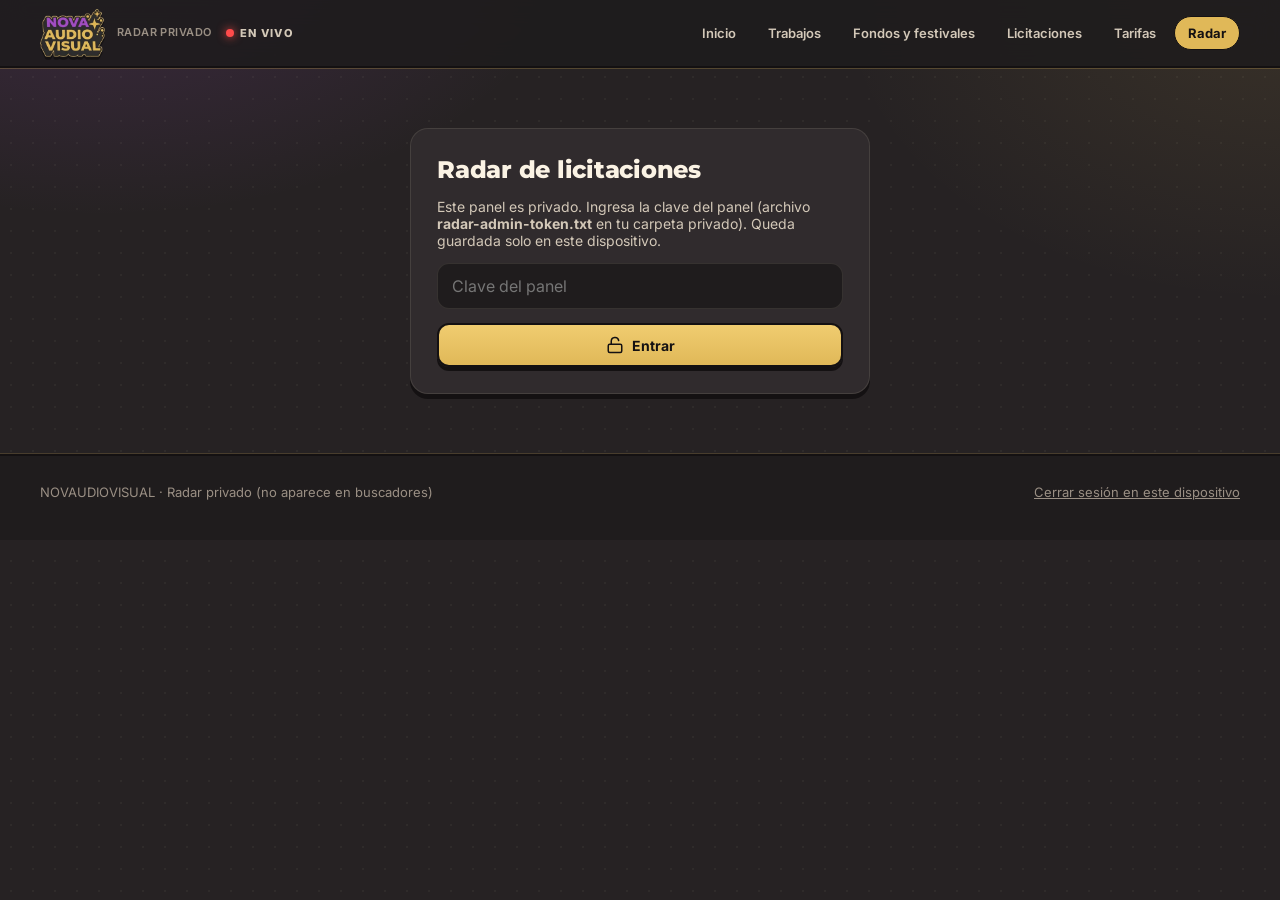
<file: novaudiovisual-radar.html>
<!DOCTYPE html>
<html lang="es">
<head>
  <meta charset="UTF-8" />
  <meta name="viewport" content="width=device-width, initial-scale=1.0, viewport-fit=cover" />
  <meta name="theme-color" content="#262223" />
  <meta name="robots" content="noindex, nofollow" />
  <title>NOVAUDIOVISUAL · Radar privado</title>
  <link rel="manifest" href="manifest.json" />
  <link rel="icon" type="image/png" sizes="32x32" href="favicon-32.png" />
  <link rel="apple-touch-icon" href="apple-touch-icon.png" />
  <meta name="apple-mobile-web-app-capable" content="yes" />
  <meta name="mobile-web-app-capable" content="yes" />
  <meta name="apple-mobile-web-app-status-bar-style" content="black-translucent" />
  <meta name="apple-mobile-web-app-title" content="NOVAUDIOVISUAL" />
  <link rel="preconnect" href="https://fonts.googleapis.com" />
  <link href="https://fonts.googleapis.com/css2?family=Inter:wght@400;500;600;700;800&family=Montserrat:wght@700;800;900&display=swap" rel="stylesheet" />
  <link rel="stylesheet" href="nova.css?v=3" />
  <script src="lucide.min.js"></script>
  <style>
    .hero{padding:36px 0 6px}
    .hero h1{font-size:clamp(28px,4.6vw,46px); line-height:1.04; margin:10px 0 8px; font-weight:700}
    .hero p.lead{color:var(--tx2); font-size:15px; max-width:700px; margin:0}

    .kpis{display:grid; grid-template-columns:repeat(auto-fill,minmax(180px,1fr)); gap:12px; margin-top:22px}
    .kpi{padding:16px}
    .kpi .n{font-family:'Montserrat',sans-serif; font-size:30px; font-weight:700; line-height:1}
    .kpi .t{font-size:13px; color:var(--tx2); margin-top:6px}

    .tabs{display:flex; gap:7px; flex-wrap:wrap; margin:28px 0 16px}
    .bar{display:flex; gap:10px; flex-wrap:wrap; align-items:center; justify-content:space-between; margin-bottom:14px}
    .bar .chips{display:flex; gap:6px; flex-wrap:wrap}
    .bar input{max-width:320px}

    .grid{display:grid; grid-template-columns:repeat(auto-fill,minmax(340px,1fr)); gap:12px}
    .op{display:flex; flex-direction:column; gap:10px; padding:18px; border-radius:16px; background:var(--panel); border:1px solid var(--line)}
    .op.sigo{border-color:rgba(224,184,88,.5)}
    .op.cerrada{opacity:.55}
    .op .head{display:flex; gap:8px; align-items:center; flex-wrap:wrap}
    .op h3{margin:0; font-size:16px; line-height:1.3; font-family:'Inter'; letter-spacing:0}
    .op .org{font-size:12.5px; color:var(--tx3)}
    .op .meta{display:flex; gap:14px; flex-wrap:wrap; font-size:13px; color:var(--tx2)}
    .op .meta b{color:var(--tx)}
    .op p{margin:0; font-size:13.5px; color:var(--tx2); line-height:1.45}
    .op .ref{font-size:12.5px; color:#f2d488; background:rgba(224,184,88,.08); border:1px solid rgba(224,184,88,.2); border-radius:10px; padding:8px 10px}
    .op .acts{display:flex; gap:8px; flex-wrap:wrap; margin-top:auto}
    .op .acts .btn{padding:9px 13px; font-size:13px}
    .score{margin-left:auto; font-family:'Montserrat'; font-weight:700; font-size:14px; padding:3px 9px; border-radius:8px; background:rgba(255,255,255,.06)}
    .score.hi{background:var(--grad); color:#141112}
    .tag.ca{background:rgba(224,184,88,.16); color:#f2d488}
    .tag.lic{background:rgba(162,77,196,.16); color:#c98ae6}
    .urg{color:#ff9a9c; font-weight:700}

    .cal{display:flex; flex-direction:column; gap:10px}
    .dia{padding:14px 16px}
    .dia h3{margin:0 0 8px; font-size:15px}
    .dia ul{margin:0; padding:0; list-style:none; display:flex; flex-direction:column; gap:6px}
    .dia li{font-size:13.5px; color:var(--tx2); display:flex; gap:8px; align-items:baseline}
    .dia li a{color:var(--tx)}

    .stats{display:grid; grid-template-columns:repeat(auto-fill,minmax(200px,1fr)); gap:12px; margin-bottom:14px}
    .tbl{overflow-x:auto; padding:0}
    table{width:100%; border-collapse:collapse; font-size:13px; min-width:760px}
    th,td{text-align:left; padding:10px 12px; border-bottom:1px solid var(--line); vertical-align:top}
    th{font-size:11px; text-transform:uppercase; letter-spacing:.06em; color:var(--tx3); font-weight:700}
    td.num{text-align:right; white-space:nowrap; font-variant-numeric:tabular-nums}
    td small{color:var(--tx3)}

    .form{display:grid; gap:14px; padding:20px}
    .form label{font-size:13px; font-weight:600; display:flex; flex-direction:column; gap:6px}
    .form label span{font-weight:400; color:var(--tx3); font-size:12px}
    textarea{font:inherit; color:var(--tx); background:rgba(0,0,0,.35); border:1px solid var(--line); border-radius:12px; padding:12px 14px; outline:none; width:100%; min-height:90px; resize:vertical}
    textarea:focus{border-color:var(--line2); box-shadow:0 0 0 3px rgba(224,184,88,.12)}

    .regiones{display:flex; flex-wrap:wrap; gap:6px}
    .regiones label{flex-direction:row; align-items:center; gap:6px; font-weight:500; font-size:13px; padding:6px 10px; border:1px solid var(--line); border-radius:999px; cursor:pointer}
    .regiones input{width:auto; padding:0}
    .est{font-size:11px; font-weight:700; letter-spacing:.05em; text-transform:uppercase; padding:3px 8px; border-radius:6px; background:rgba(255,255,255,.06); color:var(--tx2)}
    .est.ganada{background:rgba(90,210,140,.18); color:#8be3b1}
    .est.perdida{background:rgba(255,94,98,.16); color:#ff9a9c}
    .est.postulado{background:rgba(224,184,88,.16); color:#f2d488}
    .gate{max-width:460px; margin:60px auto; padding:26px; display:flex; flex-direction:column; gap:14px}
    .gate h2{margin:0}
    .gate p{margin:0; color:var(--tx2); font-size:14px}
    .empty{padding:30px; text-align:center; color:var(--tx2)}
    .toast{position:fixed; left:50%; bottom:24px; transform:translateX(-50%); background:var(--panel2); border:1px solid var(--line2); padding:12px 18px; border-radius:12px; font-size:14px; z-index:90; opacity:0; transition:opacity .2s; pointer-events:none}
    .toast.on{opacity:1}
    .runs{font-size:12.5px; color:var(--tx3); margin-top:18px; line-height:1.6}
    [hidden]{display:none!important}
    @media (max-width:520px){ .grid{grid-template-columns:minmax(0,1fr)} .bar input{max-width:none} }
  </style>
</head>
<body>
<header class="topbar">
  <div class="wrap">
    <a class="brand" href="index.html"><img src="logo-nav.webp" alt="NOVA AUDIOVISUAL" width="65" height="48"><small>Radar privado</small></a>
    <span class="rec">EN VIVO</span>
    <nav>
      <a href="index.html">Inicio</a>
      <a href="novaudiovisual-trabajos.html">Trabajos</a>
      <a href="novaudiovisual-fondos.html">Fondos y festivales</a>
      <a href="novaudiovisual-licitaciones.html">Licitaciones</a>
      <a href="novaudiovisual-tarifas.html">Tarifas</a>
      <a href="novaudiovisual-radar.html" class="on">Radar</a>
    </nav>
  </div>
</header>

<main class="wrap">
  <section class="glass gate" id="gate" hidden>
    <h2>Radar de licitaciones</h2>
    <p>Este panel es privado. Ingresa la clave del panel (archivo <b>radar-admin-token.txt</b> en tu carpeta privado). Queda guardada solo en este dispositivo.</p>
    <input id="tok" type="password" autocomplete="off" placeholder="Clave del panel" />
    <button class="btn btn-main" id="entrar"><i data-lucide="lock-open" class="icon"></i>Entrar</button>
    <p id="gateErr" class="urg" hidden></p>
  </section>

  <div id="app" hidden>
    <section class="hero">
      <span class="tag gob">Mercado Público · privado</span>
      <h1>Radar <span class="grad-text">NOVAUDIOVISUAL</span></h1>
      <p class="lead">Lo que encontró el bot de Telegram en licitaciones y Compra Ágil, lo que sigues, cuánto ganan otros en compras parecidas y la ficha de tu empresa para los borradores.</p>
      <div class="kpis" id="kpis"></div>
    </section>

    <div class="tabs" id="tabs">
      <button class="chip on" data-tab="ops"><i data-lucide="radar" class="icon"></i>Oportunidades</button>
      <button class="chip" data-tab="cal"><i data-lucide="calendar-days" class="icon"></i>Calendario</button>
      <button class="chip" data-tab="post"><i data-lucide="send" class="icon"></i>Postulaciones</button>
      <button class="chip" data-tab="exp"><i data-lucide="award" class="icon"></i>Experiencia</button>
      <button class="chip" data-tab="ordenes"><i data-lucide="receipt" class="icon"></i>Órdenes</button>
      <button class="chip" data-tab="clientes"><i data-lucide="contact" class="icon"></i>Clientes</button>
      <button class="chip" data-tab="precios"><i data-lucide="badge-dollar-sign" class="icon"></i>Precios</button>
      <button class="chip" data-tab="mercado"><i data-lucide="users" class="icon"></i>Mercado</button>
      <button class="chip" data-tab="red"><i data-lucide="users-round" class="icon"></i>Mi red</button>
      <button class="chip" data-tab="empresa"><i data-lucide="building-2" class="icon"></i>Mi empresa</button>
      <button class="chip" data-tab="sistema"><i data-lucide="activity" class="icon"></i>Sistema</button>
    </div>

    <section data-panel="ops">
      <div id="top"></div>
      <div class="bar">
        <div class="chips" id="fOps"></div>
        <input id="qOps" type="search" placeholder="Buscar por nombre u organismo" />
      </div>
      <div class="grid" id="ops"></div>
    </section>

    <section data-panel="cal" hidden>
      <div class="bar">
        <p style="margin:0;color:var(--tx2);font-size:14px">Cierres de los próximos 30 días: lo que sigues (★) y lo mejor que encontró el radar.</p>
        <button class="btn btn-ghost" id="ics"><i data-lucide="calendar-plus" class="icon"></i>Exportar lo que sigo (.ics)</button>
      </div>
      <div class="cal" id="cal"></div>
      <h3 style="margin:26px 0 10px">Temporadas que vienen</h3>
      <div class="cal" id="temporadas"></div>
    </section>

    <section data-panel="post" hidden>
      <div class="stats" id="pstats"></div>
      <p style="margin:0 0 14px;color:var(--tx2);font-size:14px;max-width:760px">Lo que preparaste con 🚀 Postular. Marca las que enviaste y con qué monto neto: cuando se resuelvan, el radar te avisa si ganaste o quién ganó y por cuánto.</p>
      <div class="grid" id="paqs"></div>
    </section>

    <section data-panel="exp" hidden>
      <p style="margin:0 0 14px;color:var(--tx2);font-size:14px;max-width:760px">Tus trabajos acreditables: muchas compras exigen experiencia con factura u orden de compra <b>y un certificado firmado del cliente</b>. Cárgalos una vez y el radar los pone solos en los anexos, te avisa en las bases si te falta experiencia y te arma el certificado ya completado para que el cliente solo firme y timbre.</p>
      <form class="glass form" id="expForm"></form>
    </section>

    <section data-panel="ordenes" hidden>
      <p style="margin:0 0 14px;color:var(--tx2);font-size:14px;max-width:760px" id="ordenesNota"></p>
      <div class="stats" id="renta"></div>
      <div class="grid" id="ocs"></div>
    </section>

    <section data-panel="clientes" hidden>
      <div class="bar">
        <p style="margin:0;color:var(--tx2);font-size:14px;max-width:720px">Organismos que compran audiovisual, con los contactos que aparecen en sus licitaciones. El correo de presentación lo redacta la IA; tú lo revisas y lo envías.</p>
        <input id="qCli" type="search" placeholder="Buscar organismo o región" />
      </div>
      <div class="glass" id="correoBox" hidden style="padding:18px;margin-bottom:14px;display:flex;flex-direction:column;gap:10px">
        <b id="correoPara"></b>
        <input id="correoAsunto" />
        <textarea id="correoCuerpo" rows="10"></textarea>
        <div style="display:flex;gap:8px;flex-wrap:wrap"><button class="btn btn-main" id="correoCopiar"><i data-lucide="copy" class="icon"></i>Copiar</button><a class="btn btn-ghost" id="correoMail" href="#"><i data-lucide="mail" class="icon"></i>Abrir en mi correo</a><button class="btn btn-ghost" id="correoCerrar">Cerrar</button></div>
      </div>
      <div class="glass tbl"><table><thead><tr><th>Organismo</th><th>Compras</th><th>Mediana</th><th>Contactos</th><th></th></tr></thead><tbody id="cli"></tbody></table></div>
    </section>

    <section data-panel="mercado" hidden>
      <p style="margin:0 0 14px;color:var(--tx2);font-size:14px;max-width:760px">Calculado con las Compras Ágiles audiovisuales ya resueltas del historial de precios. Montos netos ganadores.</p>
      <div class="grid">
        <div class="glass tbl"><table style="min-width:0"><thead><tr><th>Quién más gana</th><th>Ganadas</th><th>Mediana</th></tr></thead><tbody id="comp"></tbody></table></div>
        <div class="glass tbl"><table style="min-width:0"><thead><tr><th>Quién más compra</th><th>Compras</th><th>Mediana</th></tr></thead><tbody id="clientes"></tbody></table></div>
      </div>
      <h3 style="margin:26px 0 6px">Otras fuentes de compras</h3>
      <p style="margin:0 0 12px;color:var(--tx2);font-size:14px;max-width:760px">Compran video fuera de Mercado Público. No tienen API, así que el radar no las revisa solo: inscríbete y revísalas de vez en cuando.</p>
      <div class="grid" id="fuentes"></div>
    </section>

    <section data-panel="red" hidden>
      <p style="margin:0 0 14px;color:var(--tx2);font-size:14px;max-width:760px">Tu red privada de colaboradores: camarógrafos, editores, sonidistas, pilotos de dron… Nadie más la ve. El radar la usa en los borradores (equipo humano) y el asistente la conoce para armar equipo y estimar costos.</p>
      <form class="glass form" id="redForm"></form>
    </section>

    <section data-panel="sistema" hidden>
      <div class="stats" id="usoKpis"></div>
      <div class="glass" style="padding:18px;margin-bottom:14px"><b>Escrituras por día</b> <small style="color:var(--tx3)">(plan gratis de Cloudflare: ~1.000 diarias)</small><div id="usoBarras" style="display:grid;gap:6px;margin-top:12px"></div></div>
      <div class="glass" style="padding:18px;margin-bottom:14px"><b>Últimos errores</b><div id="errores" style="margin-top:10px;font-size:13.5px;color:var(--tx2);display:flex;flex-direction:column;gap:6px"></div></div>
      <div class="glass" style="padding:18px;display:flex;flex-wrap:wrap;gap:10px;align-items:center">
        <p style="margin:0 auto 0 0;color:var(--tx2);font-size:14px;max-width:560px">Tu PC guarda un respaldo semanal en <b>privado\respaldos</b>. También puedes bajar uno ahora.</p>
        <button class="btn btn-main" id="respaldo"><i data-lucide="download" class="icon"></i>Descargar respaldo</button>
      </div>
    </section>

    <section data-panel="precios" hidden>
      <div class="stats" id="stats"></div>
      <div class="bar">
        <p style="margin:0;color:var(--tx2);font-size:14px">Compras Ágiles audiovisuales ya resueltas: quién ganó y por cuánto (neto). Se actualiza cada mañana; en Telegram, /precios carga 90 días.</p>
        <input id="qHist" type="search" placeholder="Filtrar: streaming, video, fotografía…" />
      </div>
      <div class="glass tbl"><table><thead><tr><th>Fecha</th><th>Compra</th><th>Ganó</th><th>Neto ganador</th><th>Ofertas</th><th>Rango ofertado</th><th>Presupuesto</th></tr></thead><tbody id="hist"></tbody></table></div>
    </section>

    <section data-panel="empresa" hidden>
      <p style="margin:0 0 14px;color:var(--tx2);font-size:14px;max-width:760px">Los borradores en Word usan solo estos datos: lo que dejes vacío aparece en amarillo como [COMPLETAR]. Con tarifas, la oferta económica sale con precios sugeridos. Ejemplo de tarifas: <i>Jornada de cámara con equipo $180.000 · Streaming multicámara (3 cámaras, 4 h) $650.000 · Edición por minuto final $25.000 · Fotografía de evento (4 h, 60 fotos) $150.000</i>.</p>
      <form class="glass form" id="prefs" style="margin-bottom:16px"></form>
      <form class="glass form" id="docs" style="margin-bottom:16px"></form>
      <form class="glass form" id="arriendos" style="margin-bottom:16px"></form>
      <form class="glass form" id="vitrina" style="margin-bottom:16px"></form>
      <form class="glass form" id="perfil"></form>
    </section>

    <div class="runs" id="runs"></div>
  </div>
</main>

<footer class="foot">
  <div class="wrap">
    <span>NOVAUDIOVISUAL · Radar privado (no aparece en buscadores)</span>
    <a href="#" id="salir">Cerrar sesión en este dispositivo</a>
  </div>
</footer>
<div class="toast" id="toast"></div>

<script>
(() => {
  const API = 'https://nova-radar.simonrovi.workers.dev/api';
  const KEY = 'nova_radar_tok';
  const $ = s => document.querySelector(s);
  const icons = () => window.lucide && lucide.createIcons();
  const esc = s => String(s ?? '').replace(/[&<>"']/g, c => ({'&':'&amp;','<':'&lt;','>':'&gt;','"':'&quot;',"'":'&#39;'}[c]));
  const store = {
    get(k){ try{ return localStorage.getItem(k) }catch{ return null } },
    set(k,v){ try{ v == null ? localStorage.removeItem(k) : localStorage.setItem(k, v) }catch{} }
  };
  const pesos = n => '$' + Math.round(n).toLocaleString('es-CL');
  const esCA = c => /-COT\d{2}$/i.test(c);
  const ficha = c => esCA(c)
    ? 'https://buscador.mercadopublico.cl/ficha?code=' + encodeURIComponent(c)
    : 'https://www.mercadopublico.cl/Procurement/Modules/RFB/DetailsAcquisition.aspx?idlicitacion=' + encodeURIComponent(c);
  // Las fechas vienen en hora de Chile sin zona; el navegador del usuario está en Chile
  const fecha = s => s ? new Date(String(s).replace(' ', 'T')) : null;
  const fmt = d => d ? d.toLocaleString('es-CL', { weekday:'short', day:'numeric', month:'short', hour:'2-digit', minute:'2-digit' }) : '—';
  const hrs = d => d ? (d - Date.now()) / 36e5 : NaN;
  const median = xs => { const s = [...xs].sort((a,b) => a-b); return s.length ? s[Math.floor((s.length-1)/2)] : 0; };
  const norm = s => String(s ?? '').toLowerCase().normalize('NFD').replace(/[̀-ͯ]/g, '');

  let tok = store.get(KEY);
  let D = null, filtro = 'abiertas';

  function toast(t){ const el = $('#toast'); el.textContent = t; el.classList.add('on'); clearTimeout(toast.t); toast.t = setTimeout(() => el.classList.remove('on'), 2600); }

  async function call(path, method = 'GET', body){
    const r = await fetch(API + path, { method, headers: { Authorization: 'Bearer ' + tok, ...(body ? { 'Content-Type': 'application/json' } : {}) }, body: body ? JSON.stringify(body) : undefined });
    if (r.status === 401) { store.set(KEY, null); tok = null; throw new Error('clave'); }
    if (!r.ok) throw new Error('red');
    return r.json();
  }

  async function cargar(){
    try {
      D = await call('/panel');
      $('#gate').hidden = true; $('#app').hidden = false;
      pintar();
    } catch(e) {
      $('#app').hidden = true; $('#gate').hidden = false;
      const err = $('#gateErr');
      err.textContent = e.message === 'clave' ? 'Esa clave no es válida.' : 'No pude conectar con el radar. Revisa tu internet.';
      err.hidden = false;
    }
    icons();
  }

  const sigoSet = () => new Set(D.seguidas.map(f => f.codigo));

  function pintar(){
    const abiertas = D.ops.filter(o => hrs(fecha(o.cierre)) > 0);
    const semana = D.ops.filter(o => o.ts > Date.now() - 7*864e5);
    $('#kpis').innerHTML = [
      [abiertas.length, 'oportunidades abiertas'],
      [D.seguidas.length, 'siguiendo (★)'],
      [semana.length, 'encontradas en 7 días'],
      [D.hist.length, 'precios en el historial'],
    ].map(([n,t]) => `<div class="glass kpi"><div class="n">${n}</div><div class="t">${t}</div></div>`).join('');
    pintarOps(); pintarCal(); pintarTemporadas(); pintarPost(); pintarOrdenes(); pintarClientes(); pintarPrecios(); pintarMercado();
    pintarPrefs(); pintarDocs(); pintarVitrina(); pintarPerfil(); pintarRed(); pintarSistema(); pintarFuentes();
    pintarTop(); pintarExp(); pintarArriendos();
    const m = D.meta || {};
    const run = (x, t) => x ? `${t}: ${new Date(x.fecha).toLocaleString('es-CL')} · revisadas ${x.revisadas ?? x.total} · avisadas ${x.avisadas ?? x.agregados}` : `${t}: sin corridas aún`;
    const pc = m.pc ? `💻 Tu PC (Compra Ágil): última pasada ${new Date(m.pc.fecha).toLocaleString('es-CL')}` : '💻 Tu PC (Compra Ágil): sin envíos aún';
    $('#runs').innerHTML = [run(m.lic,'🎬 Licitaciones'), run(m.ca,'⚡ Compra Ágil'), run(m.hist,'💡 Precios'), pc, estadoApiCA(m.caapi)].filter(Boolean).map(esc).join('<br>');
  }

  /* Postulaciones */
  const EST = { preparado:'Preparada', postulado:'Esperando resultado', ganada:'Ganada', perdida:'Perdida', desierta:'Desierta', cancelada:'Cancelada', descartado:'No postulé' };
  function pintarPost(){
    const s = D.stats || {};
    const pct = x => x === null || x === undefined ? '—' : Math.round(x * 100) + '%';
    $('#pstats').innerHTML = [
      [s.postuladas ?? 0, 'postuladas'], [s.ganadas ?? 0, 'ganadas'], [pct(s.tasa), 'tasa de éxito'],
      [s.montoGanado ? pesos(s.montoGanado) : '$0', 'ganado (neto)'],
      [s.difPromedio === null || s.difPromedio === undefined ? '—' : (s.difPromedio > 0 ? '+' : '') + Math.round(s.difPromedio * 100) + '%', 'tu precio vs. ganador (en las perdidas)'],
    ].map(([n,t]) => `<div class="glass kpi"><div class="n">${esc(n)}</div><div class="t">${t}</div></div>`).join('');
    const xs = (D.paqs || []).filter(p => p.estado !== 'descartado');
    $('#paqs').innerHTML = xs.length ? xs.map(p => {
      const res = p.estado === 'perdida' && p.ganador ? `<p>Ganó <b>${esc(p.ganador)}</b> con ${pesos(p.montoGanador)}${p.ofertas ? ` (${p.ofertas} ofertas)` : ''}.</p>` : '';
      const acts = p.estado === 'preparado'
        ? `<button class="btn btn-main" data-post="${esc(p.codigo)}" data-neto="${p.sugerido || ''}">✅ Postulé</button>${selMotivo(p.codigo).replace('👎 Descartar…', 'No postulé porque…')}`
        : p.estado === 'postulado' ? `<button class="btn btn-ghost" data-post="${esc(p.codigo)}" data-neto="${p.miNeto || ''}">Cambiar monto</button>`
        : p.estado === 'ganada' ? btnCostos(p) + lineaMargen(p, p.miNeto) : '';
      return `<article class="op">
        <div class="head"><span class="tag ${esCA(p.codigo)?'ca':'lic'}">${esCA(p.codigo)?'⚡ Compra Ágil':'🎬 Licitación'}</span><span class="est ${p.estado}" style="margin-left:auto">${EST[p.estado] || p.estado}</span></div>
        <h3>${esc(p.nombre)}</h3>
        <div class="org">${esc(p.organismo || '')}</div>
        <div class="meta"><span>Sugerido <b>${p.sugerido ? pesos(p.sugerido) : '—'}</b></span><span>Mi oferta <b>${p.miNeto ? pesos(p.miNeto) : '—'}</b></span><span>Cierre ${esc(fmt(fecha(p.cierre)))}</span></div>
        ${res}
        <div class="acts"><a class="btn btn-ghost" href="${ficha(p.codigo)}" target="_blank" rel="noopener"><i data-lucide="external-link" class="icon"></i>Ficha</a>${acts}</div>
      </article>`;
    }).join('') : `<div class="glass empty">Aún no preparas postulaciones. Usa 🚀 Postular en una oportunidad.</div>`;
    icons();
  }

  /* Temporadas */
  function pintarTemporadas(){
    const ts = D.temporadas || [];
    $('#temporadas').innerHTML = ts.length ? ts.map(t => `<div class="glass dia"><h3>${esc(t.nombre)} · ${esc(new Date(t.fecha + 'T12:00:00').toLocaleDateString('es-CL', { day:'numeric', month:'long' }))}</h3>
      <ul><li>Faltan ${t.faltan} días. Los organismos suelen publicar unos ${t.anticipo} días antes: ${esc(t.que)}.</li></ul></div>`).join('')
      : '<div class="glass empty">No hay temporadas en los próximos 4 meses.</div>';
  }

  /* Órdenes de compra */
  function pintarOrdenes(){
    $('#ordenesNota').textContent = D.proveedorInscrito
      ? 'Órdenes de compra emitidas a NOVA AUDIOVISUAL SPA. Marca cuando factures y cuando te paguen: si pasan 30 días desde la factura sin pago, te aviso para reclamar.'
      : 'Todavía no encuentro a NOVA AUDIOVISUAL SPA como proveedor en Mercado Público. Termina la inscripción y desde ahí aparecen aquí tus órdenes de compra, con avisos de facturación y pago.';
    const r = D.renta || { proyectos: [] };
    $('#renta').innerHTML = r.proyectos.length ? [
      [Math.round(r.margenPromedio * 100) + '%', 'margen promedio'],
      [r.conPerdida, 'proyectos con pérdida'],
      [pesos(r.pisoSugerido), `cobra al menos esto (neto) para ${Math.round(r.margenObjetivo * 100)}% de margen`],
    ].map(([n,t]) => `<div class="glass kpi"><div class="n">${esc(n)}</div><div class="t">${esc(t)}</div></div>`).join('')
      : '<div class="glass kpi"><div class="t">Anota los costos de cada proyecto (💲 Costos) y aquí verás tu margen real y la tarifa mínima que te conviene.</div></div>';
    const xs = D.ocs || [];
    $('#ocs').innerHTML = xs.length ? xs.map(o => {
      const dias = o.facturada && !o.pagada ? Math.floor((Date.now() - new Date(o.facturada)) / 864e5) : null;
      const est = o.pagada ? '<span class="est ganada" style="margin-left:auto">Pagada</span>' : o.facturada ? `<span class="est ${dias >= 30 ? 'perdida' : 'postulado'}" style="margin-left:auto">Facturada hace ${dias} días</span>` : '<span class="est" style="margin-left:auto">Por facturar</span>';
      return `<article class="op">
        <div class="head"><span class="tag lic">🧾 ${esc(o.codigo)}</span>${est}</div>
        <h3>${esc(o.nombre)}</h3>
        <div class="org">${esc(o.organismo)}${o.contacto ? ' · ' + esc(o.contacto) : ''}</div>
        <div class="meta"><span>Neto <b>${pesos(o.neto || 0)}</b></span><span>Total <b>${pesos(o.total || 0)}</b></span><span>${esc(o.estado)}</span></div>
        <div class="acts">
          <a class="btn btn-ghost" href="https://www.mercadopublico.cl/PurchaseOrder/Modules/PO/DetailsPurchaseOrder.aspx?codigoOC=${encodeURIComponent(o.codigo)}" target="_blank" rel="noopener"><i data-lucide="external-link" class="icon"></i>Orden</a>
          ${o.pagada ? '' : o.facturada ? `<button class="btn btn-main" data-oc="${esc(o.codigo)}" data-acc="pago">💵 Me pagaron</button>` : `<button class="btn btn-main" data-oc="${esc(o.codigo)}" data-acc="factura">🧾 Ya facturé</button>`}
          ${btnCostos(o)}
        </div>${lineaMargen(o, o.neto)}</article>`;
    }).join('') : '<div class="glass empty">Aún no hay órdenes de compra.</div>';
    icons();
  }

  /* Costos y margen de un proyecto */
  const btnCostos = x => `<button class="btn btn-ghost" data-costos="${esc(x.codigo)}">💲 Costos</button>`;
  function lineaMargen(x, ingreso){
    if (!x.costos?.length || !ingreso) return '';
    const costo = x.costos.reduce((s, c) => s + c.monto, 0), m = ingreso - costo;
    return `<p style="width:100%">Costos ${pesos(costo)} · margen <b style="color:${m < 0 ? '#ff9a9c' : '#8be3b1'}">${m < 0 ? '-' : ''}${pesos(Math.abs(m))} (${Math.round(m / ingreso * 100)}%)</b></p>`;
  }
  async function editarCostos(codigo){
    const x = (D.ocs || []).find(o => o.codigo === codigo) || (D.paqs || []).find(p => p.codigo === codigo);
    const actual = (x?.costos || []).map(c => `${c.concepto}: ${c.monto}`).join('\n');
    const v = prompt('Costos netos del proyecto, uno por línea (concepto: monto)\nEj.: Camarógrafo: 120000', actual || 'Crew: \nArriendo de equipo: \nTraslados: \nEdición: ');
    if (v === null) return;
    const costos = v.split('\n').map(l => l.split(':')).filter(p => p.length >= 2)
      .map(([c, ...m]) => ({ concepto: c.trim(), monto: Number(m.join(':').replace(/[^\d]/g, '')) })).filter(c => c.concepto && c.monto);
    try { await call('/costos', 'POST', { codigo, costos }); D = await call('/panel'); pintar(); toast('✅ Costos guardados'); }
    catch { toast('No se pudo guardar. Revisa tu conexión.'); }
  }
  document.addEventListener('click', e => { const b = e.target.closest('[data-costos]'); if (b) editarCostos(b.dataset.costos); });

  /* Mi red */
  function pintarRed(){
    const filas = (D.red || []).concat([{}, {}]);
    $('#redForm').innerHTML = `<div class="glass tbl" style="background:none;border:0"><table><thead><tr><th>Nombre</th><th>Rol</th><th>Región</th><th>Contacto</th><th>Tarifa</th><th>Notas</th></tr></thead><tbody>
      ${filas.map(c => `<tr>${['nombre','rol','region','contacto','tarifa','notas'].map(k => `<td style="padding:6px"><input name="${k}" value="${esc(c[k] || '')}" style="padding:8px 10px"></td>`).join('')}</tr>`).join('')}
      </tbody></table></div>
      <p style="margin:0;color:var(--tx3);font-size:12.5px">Para agregar más filas, guarda y aparecen dos nuevas. Para borrar a alguien, deja su nombre vacío.</p>
      <div><button class="btn btn-main" type="submit"><i data-lucide="save" class="icon"></i>Guardar mi red</button></div>`;
    icons();
  }

  /* Top del día */
  function pintarTop(){
    const xs = D.top || [];
    $('#top').innerHTML = xs.length ? `<div class="glass" style="padding:18px;margin-bottom:16px"><b>☀️ Top ${xs.length} de hoy</b> <small style="color:var(--tx3)">calce, tu región, presupuesto y cierre (también llega a Telegram a las 07:40)</small>
      <ol style="margin:10px 0 0;padding-left:20px;display:flex;flex-direction:column;gap:8px">${xs.map(o => `<li><a href="${ficha(o.c)}" target="_blank" rel="noopener"><b>${esc(o.n)}</b></a><br><small>${esc(o.o)} · ${esc(o.m)} · cierra ${esc(fmt(fecha(o.cierre)))} · ${esc(o.motivos.join(' · '))}</small>
      <button class="btn btn-ghost" style="padding:6px 12px;font-size:13px;margin-left:6px" data-detalle="${esc(o.c)}">📋 Detalles</button><button class="btn btn-main" style="padding:6px 12px;font-size:13px;margin-left:6px" data-postular="${esc(o.c)}">🚀 Postular</button></li>`).join('')}</ol></div>` : '';
  }
  $('#top').addEventListener('click', async e => {
    const p = e.target.closest('[data-postular]'), d = e.target.closest('[data-detalle]'); if (!p && !d) return;
    const b = p || d; b.disabled = true;
    try {
      if (d) { await call('/detalle', 'POST', { codigo: d.dataset.detalle }); toast('📋 El detalle del trabajo llega a tu Telegram y a tu correo en 1 a 2 minutos'); }
      else { await call('/postular', 'POST', { codigo: p.dataset.postular }); toast('🚀 Primero el detalle; luego cotización, propuesta y anexos en tu Telegram (1 a 3 minutos)'); }
    } catch { toast('No se pudo. Revisa tu conexión.'); b.disabled = false; }
  });

  /* Experiencia */
  const EXP = [['servicio','Servicio prestado','Streaming 3 cámaras Cuenta Pública…'],['fecha','Fecha','2025-04-20'],['cliente','Cliente','Municipalidad de…'],['rutCliente','RUT cliente',''],['factura','N° factura / OC',''],['firmante','Quién firma',''],['cargo','Cargo',''],['contacto','Contacto','correo o teléfono']];
  function pintarExp(){
    const filas = (D.experiencia || []).concat([{}, {}]);
    const n = (D.experiencia || []).length, c = (D.experiencia || []).filter(e => e.certificado).length;
    $('#expForm').innerHTML = `<p style="margin:0;font-size:14px"><b>${n}</b> trabajos cargados · <b>${c}</b> con certificado firmado${n > c ? ` · <span class="urg">${n - c} sin certificado: descárgalo ya completado y pídele al cliente que lo firme</span>` : ''}</p>
      <div class="glass tbl" style="background:none;border:0"><table><thead><tr>${EXP.map(([, t]) => `<th>${t}</th>`).join('')}<th>Certificado firmado</th><th></th></tr></thead><tbody>
      ${filas.map(e => `<tr data-id="${esc(e.id || '')}">${EXP.map(([k, , ph]) => `<td style="padding:6px"><input name="${k}" value="${esc(e[k] || '')}" placeholder="${esc(ph)}" style="padding:8px 10px;min-width:${k === 'servicio' ? 220 : 110}px"></td>`).join('')}
        <td style="padding:6px;text-align:center"><input type="checkbox" name="certificado" style="width:auto" ${e.certificado ? 'checked' : ''}></td>
        <td style="padding:6px">${e.id ? `<button type="button" class="btn btn-ghost" style="padding:6px 10px;font-size:12.5px" data-cert="${esc(e.id)}">📄 Certificado</button>` : ''}</td></tr>`).join('')}
      </tbody></table></div>
      <p style="margin:0;color:var(--tx3);font-size:12.5px">Guarda para que aparezcan filas nuevas y el botón del certificado. Para borrar un trabajo, deja vacío el servicio. Las facturas deben estar a nombre de NOVA AUDIOVISUAL SPA.</p>
      <div><button class="btn btn-main" type="submit"><i data-lucide="save" class="icon"></i>Guardar experiencia</button></div>`;
    icons();
  }
  $('#expForm').addEventListener('submit', async e => {
    e.preventDefault();
    const experiencia = [...e.target.querySelectorAll('tbody tr')].map(tr => ({ id: tr.dataset.id, ...Object.fromEntries([...tr.querySelectorAll('input:not([type=checkbox])')].map(i => [i.name, i.value.trim()])), certificado: tr.querySelector('[name=certificado]').checked })).filter(x => x.servicio && x.cliente);
    try { const r = await call('/experiencia', 'PUT', { experiencia }); D.experiencia = r.experiencia; pintarExp(); toast(`✅ Experiencia guardada (${r.experiencia.length})`); }
    catch { toast('No se pudo guardar. Revisa tu conexión.'); }
  });
  $('#expForm').addEventListener('click', async e => {
    const b = e.target.closest('[data-cert]'); if (!b) return;
    try {
      const r = await fetch(API + '/certificado', { method: 'POST', headers: { Authorization: 'Bearer ' + tok, 'Content-Type': 'application/json' }, body: JSON.stringify({ id: b.dataset.cert }) });
      if (!r.ok) throw 0;
      const a = document.createElement('a');
      a.href = URL.createObjectURL(await r.blob()); a.download = `certificado-${b.dataset.cert}.docx`; a.click();
      toast('📄 Certificado descargado: complétalo si falta algo y envíalo al cliente');
    } catch { toast('No se pudo descargar. Guarda primero la experiencia.'); }
  });

  /* Arriendos */
  function pintarArriendos(){
    const filas = (D.arriendos || []).concat([{}, {}]);
    $('#arriendos').innerHTML = `<h3 style="margin:0">Arriendos y costos por día</h3>
      <p style="margin:0;color:var(--tx3);font-size:12.5px">Lo que arriendas cuando una compra lo pide. Con 🚀 Postular, el radar busca estas palabras en lo que piden, multiplica por los días de servicio y te muestra el margen antes de elegir el precio. Montos netos por día.</p>
      <div class="glass tbl" style="background:none;border:0"><table style="min-width:0"><thead><tr><th>Ítem</th><th>Costo por día</th><th>Palabras que lo activan (separadas por coma)</th></tr></thead><tbody>
      ${filas.map(a => `<tr><td style="padding:6px"><input name="item" value="${esc(a.item || '')}" style="padding:8px 10px"></td><td style="padding:6px"><input name="costoDia" type="number" min="0" step="1000" value="${a.costoDia || ''}" style="padding:8px 10px"></td><td style="padding:6px"><input name="palabras" value="${esc(a.palabras || '')}" style="padding:8px 10px"></td></tr>`).join('')}
      </tbody></table></div>
      <div><button class="btn btn-main" type="submit"><i data-lucide="save" class="icon"></i>Guardar arriendos</button></div>`;
    icons();
  }
  $('#arriendos').addEventListener('submit', async e => {
    e.preventDefault();
    const arriendos = [...e.target.querySelectorAll('tbody tr')].map(tr => Object.fromEntries([...tr.querySelectorAll('input')].map(i => [i.name, i.value.trim()]))).filter(a => a.item);
    try { const r = await call('/arriendos', 'PUT', { arriendos }); D.arriendos = r.arriendos; pintarArriendos(); toast('✅ Arriendos guardados'); }
    catch { toast('No se pudo guardar. Revisa tu conexión.'); }
  });

  // Estado de la API de Compra Ágil de ChileCompra (lo reporta el PC en cada pasada)
  function estadoApiCA(a){
    if (!a) return '';
    if (a.estado === 'ok') return `🟢 API Compra Ágil de ChileCompra: funcionando (última respuesta ${new Date(a.ultimaOk).toLocaleString('es-CL')})`;
    const h = Math.round((Date.now() - new Date(a.desde)) / 36e5);
    return `🔴 API Compra Ágil de ChileCompra: caída hace ~${h} h (desde ${new Date(a.desde).toLocaleString('es-CL')}). No es falla del radar; revisa a mano en buscador.mercadopublico.cl/compra-agil`;
  }

  /* Sistema */
  function pintarSistema(){
    const s = D.salud || { uso: [], errores: [], limite: 1000 };
    const hoy = s.uso[0]?.escrituras || 0;
    const pc = D.meta?.pc ? Math.round((Date.now() - new Date(D.meta.pc.fecha)) / 36e5) : null;
    $('#usoKpis').innerHTML = [
      [`${hoy} / ${s.limite}`, 'escrituras hoy (aprox.)'],
      [s.errores.length ? new Date(s.errores[0].fecha).toLocaleDateString('es-CL') : '—', 'último error'],
      [pc === null ? '—' : pc < 24 ? 'OK' : `${pc} h`, 'tu PC (Compra Ágil): última pasada'],
      [!D.meta?.caapi ? '—' : D.meta.caapi.estado === 'ok' ? '🟢 OK' : `🔴 ${Math.round((Date.now() - new Date(D.meta.caapi.desde)) / 36e5)} h`, 'API Compra Ágil (ChileCompra)'],
      [D.meta?.lic ? (Date.now() - new Date(D.meta.lic.fecha) < 864e5 ? '🟢 OK' : '🔴 atrasada') : '—', 'licitaciones (nube)'],
    ].map(([n,t]) => `<div class="glass kpi"><div class="n">${esc(n)}</div><div class="t">${esc(t)}</div></div>`).join('');
    $('#usoBarras').innerHTML = s.uso.slice().reverse().map(u => `<div style="display:grid;grid-template-columns:92px 1fr 52px;gap:8px;align-items:center;font-size:12.5px">
      <span style="color:var(--tx3)">${esc(u.dia)}</span><span style="height:10px;border-radius:5px;background:rgba(255,255,255,.06);overflow:hidden"><span style="display:block;height:100%;width:${Math.min(100, u.escrituras / s.limite * 100)}%;background:${u.escrituras > s.limite * .8 ? 'var(--rec)' : 'var(--grad)'}"></span></span><span style="text-align:right">${u.escrituras}</span></div>`).join('');
    $('#errores').innerHTML = s.errores.length ? s.errores.slice(0, 8).map(e => `<div><b>${esc(e.donde)}</b> · ${esc(new Date(e.fecha).toLocaleString('es-CL'))}<br><small>${esc(e.msg)}</small></div>`).join('') : 'Sin errores registrados. 👌';
  }

  /* Otras fuentes */
  function pintarFuentes(){
    $('#fuentes').innerHTML = (D.otrasFuentes || []).map(f => `<article class="op"><h3>${esc(f.nombre)}</h3><p>${esc(f.como)}</p>
      <div class="acts"><a class="btn btn-ghost" href="${esc(f.url)}" target="_blank" rel="noopener"><i data-lucide="external-link" class="icon"></i>Abrir</a></div></article>`).join('');
    icons();
  }

  /* Clientes */
  function pintarClientes(){
    const q = norm($('#qCli').value);
    const xs = (D.clientes || []).filter(c => !q || norm(c.organismo + ' ' + c.region).includes(q));
    $('#cli').innerHTML = xs.length ? xs.map(c => `<tr>
      <td><b>${esc(c.organismo)}</b>${c.region ? `<br><small>${esc(c.region)}</small>` : ''}</td>
      <td class="num">${c.compras}</td>
      <td class="num">${c.mediana ? pesos(c.mediana) : '—'}</td>
      <td>${(c.contactos || []).map(p => `${esc(p.nombre)} <small>${esc(p.rol || '')}${p.email ? ' · ' + esc(p.email) : ''}${p.fono ? ' · ' + esc(p.fono) : ''}</small>`).join('<br>') || '<small>Sin contacto en los datos</small>'}</td>
      <td><button class="btn btn-ghost" style="padding:8px 12px;font-size:13px" data-correo="${esc(c.organismo)}">✉️ Correo</button></td></tr>`).join('')
      : '<tr><td colspan="5" class="empty">Aún no hay clientes. Se llenan con el historial de precios y las licitaciones que encuentra el radar.</td></tr>';
  }

  /* Documentos y vitrina */
  function pintarDocs(){
    const docs = D.docs || [];
    $('#docs').innerHTML = `<h3 style="margin:0">Documentos que vencen</h3>
      <p style="margin:0;color:var(--tx3);font-size:12.5px">Pon la fecha de vencimiento y te aviso por Telegram 30, 7 y 1 día antes. Marca <b>Lo tengo</b> en los que ya tienes (la carta de transferencia no vence). El radar los cruza con lo que piden las bases.</p>
      ${docs.concat([{ id:'', nombre:'', vence:'' }]).map((d, i) => `<div style="display:grid;grid-template-columns:minmax(0,1fr) 170px 96px;gap:8px;align-items:center">
        <input name="nombre" data-i="${i}" data-id="${esc(d.id)}" value="${esc(d.nombre)}" placeholder="Otro documento…">
        <input name="vence" data-i="${i}" type="date" value="${esc(d.vence)}">
        <label style="flex-direction:row;align-items:center;gap:6px;font-size:13px"><input type="checkbox" name="listo" data-i="${i}" style="width:auto" ${d.listo ? 'checked' : ''}>Lo tengo</label></div>`).join('')}
      <div><button class="btn btn-main" type="submit"><i data-lucide="calendar-clock" class="icon"></i>Guardar documentos</button></div>`;
    icons();
  }
  function pintarVitrina(){
    const v = D.vitrina || {};
    const url = 'https://simonrovi-web.github.io/novaudiovisual/novaudiovisual-servicios.html';
    $('#vitrina').innerHTML = `<h3 style="margin:0">Vitrina pública: servicios y portafolio</h3>
      <p style="margin:0;color:var(--tx3);font-size:12.5px">Se muestra en <a href="${url}" target="_blank" rel="noopener">${url}</a> y se enlaza en tus cotizaciones y correos. No muestra tarifas.</p>
      <label style="flex-direction:row;align-items:center;gap:8px"><input type="checkbox" name="publicar" style="width:auto" ${v.publicar ? 'checked' : ''}> Publicar la vitrina</label>
      <label>Título<input name="titulo" value="${esc(v.titulo || 'NOVAUDIOVISUAL · Productora audiovisual')}"></label>
      <label>Presentación<textarea name="bajada" rows="3">${esc(v.bajada || '')}</textarea></label>
      <label>Servicios<span>Uno por línea</span><textarea name="servicios" rows="5">${esc(v.servicios || 'Videos corporativos e institucionales\nTransmisiones en vivo (streaming) multicámara\nRegistro y cobertura de eventos\nCápsulas y contenido para redes sociales\nFotografía\nEdición y postproducción')}</textarea></label>
      <label>Portafolio<span>Enlaces de YouTube o Vimeo, uno por línea</span><textarea name="videos" rows="4">${esc((v.videos || []).join('\n'))}</textarea></label>
      <div style="display:grid;grid-template-columns:repeat(auto-fit,minmax(180px,1fr));gap:8px">
        <label>Correo<input name="email" type="email" value="${esc(v.email || '')}"></label>
        <label>Teléfono / WhatsApp<input name="telefono" value="${esc(v.telefono || '')}"></label>
        <label>Instagram<input name="instagram" value="${esc(v.instagram || '')}" placeholder="@novaudiovisual"></label>
      </div>
      <p style="margin:0;color:var(--tx3);font-size:12.5px">Canal público de Telegram: ${D.canal ? `<b>${esc(D.canal)}</b> conectado` : 'sin conectar (en Telegram: /canal @nombre)'}</p>
      <div><button class="btn btn-main" type="submit"><i data-lucide="store" class="icon"></i>Guardar vitrina</button></div>`;
    icons();
  }

  /* Mercado */
  function pintarMercado(){
    const fila = x => `<tr><td>${esc(x.nombre)}</td><td class="num">${x.n}</td><td class="num">${pesos(x.mediana)}</td></tr>`;
    const vacio = '<tr><td colspan="3" class="empty">Sin datos todavía.</td></tr>';
    $('#comp').innerHTML = (D.mercado?.competidores || []).map(fila).join('') || vacio;
    $('#clientes').innerHTML = (D.mercado?.clientes || []).map(fila).join('') || vacio;
  }

  /* Preferencias */
  const REGIONES = ['Arica y Parinacota','Tarapacá','Antofagasta','Atacama','Coquimbo','Valparaíso','Metropolitana',"O'Higgins",'Maule','Ñuble','Biobío','Araucanía','Los Ríos','Los Lagos','Aysén','Magallanes'];
  function pintarPrefs(){
    const p = D.prefs || { regiones: [], montoMin: 0, excluir: '', terreno: [] };
    const terreno = p.terreno?.length ? p.terreno : p.regiones?.length ? p.regiones : ['Metropolitana'];
    const a = D.aprendizaje || { cuenta: {}, regionesLejos: [], montoMin: 0 };
    const cuenta = Object.entries(a.cuenta || {}).map(([k,n]) => `${esc((D.motivos || {})[k] || k)}: ${n}`).join(' · ');
    $('#prefs').innerHTML = `<h3 style="margin:0">Preferencias de avisos</h3>
      <label>Regiones donde trabajas<span>Si no marcas ninguna, te aviso de todo Chile.</span>
        <div class="regiones">${REGIONES.map(r => `<label><input type="checkbox" name="regiones" value="${esc(r)}" ${p.regiones.includes(r) ? 'checked' : ''}>${esc(r)}</label>`).join('')}</div></label>
      <label>Regiones donde vas a terreno<span>Fuera de ellas, lo que hay que grabar en persona baja a "quizás". Lo que se hace a distancia (edición, animación) se avisa igual de todo Chile.</span>
        <div class="regiones">${REGIONES.map(r => `<label><input type="checkbox" name="terreno" value="${esc(r)}" ${terreno.includes(r) ? 'checked' : ''}>${esc(r)}</label>`).join('')}</div></label>
      <label>Monto mínimo (pesos)<span>No te aviso de compras con presupuesto menor. 0 = sin mínimo.${a.montoMin ? ` Sugerencia según lo que descartaste por poca plata: ${a.montoMin.toLocaleString('es-CL')}.` : ''}</span><input name="montoMin" type="number" min="0" step="10000" value="${p.montoMin || 0}"></label>
      <label>Palabras que no quieres ver<span>Separadas por coma. Ej.: amplificación, pantalla led, arriendo</span><input name="excluir" value="${esc(p.excluir)}"></label>
      ${cuenta ? `<p style="margin:0;color:var(--tx3);font-size:13px">Lo que el radar aprendió de tus descartes: ${cuenta}${a.regionesLejos.length ? `. Descartaste por lejanía varias veces: ${a.regionesLejos.map(esc).join(', ')}` : ''}.</p>` : ''}
      <div><button class="btn btn-main" type="submit"><i data-lucide="sliders-horizontal" class="icon"></i>Guardar preferencias</button></div>`;
    icons();
  }

  // Selector "Descartar porque…": el motivo le enseña al radar (misma lista que los botones de Telegram)
  const selMotivo = c => `<select class="btn btn-ghost" data-motivo="${esc(c)}" style="padding:8px 10px"><option value="">👎 Descartar…</option>${Object.entries(D.motivos || {}).map(([k,t]) => `<option value="${k}">${esc(t)}</option>`).join('')}</select>`;

  /* Oportunidades */
  const FILTROS = [['abiertas','Abiertas'],['ca','⚡ Compra Ágil'],['lic','🎬 Licitaciones'],['sigo','★ Siguiendo'],['todas','Todas']];
  function pintarOps(){
    $('#fOps').innerHTML = FILTROS.map(([k,t]) => `<button class="chip ${k===filtro?'on':''}" data-f="${k}">${t}</button>`).join('');
    const sigo = sigoSet(), q = norm($('#qOps').value);
    let xs = D.ops.slice();
    if (filtro === 'abiertas') xs = xs.filter(o => hrs(fecha(o.cierre)) > 0);
    if (filtro === 'ca' || filtro === 'lic') xs = xs.filter(o => o.t === filtro && hrs(fecha(o.cierre)) > 0);
    if (filtro === 'sigo') xs = xs.filter(o => sigo.has(o.c));
    if (q) xs = xs.filter(o => norm(o.n + ' ' + o.o).includes(q));
    // Abiertas primero, luego por calce
    xs.sort((a,b) => ((hrs(fecha(b.cierre)) > 0) - (hrs(fecha(a.cierre)) > 0)) || (b.s - a.s));
    $('#ops').innerHTML = xs.length ? xs.map(o => {
      const h = hrs(fecha(o.cierre)), on = sigo.has(o.c);
      const cuando = h <= 0 ? 'Cerrada' : h < 48 ? `<span class="urg">Cierra en ${Math.round(h)} h</span>` : `Cierra ${esc(fmt(fecha(o.cierre)))}`;
      return `<article class="op ${on?'sigo':''} ${h<=0?'cerrada':''}">
        <div class="head"><span class="tag ${o.t}">${o.t==='ca'?'⚡ Compra Ágil':'🎬 Licitación'}</span><span class="score ${o.s>=7?'hi':''}">${o.s}/10</span></div>
        <h3>${esc(o.n)}</h3>
        <div class="org">${esc(o.o)}${o.r ? ' · ' + esc(o.r) : ''}</div>
        <div class="meta"><span><b>${esc(o.m)}</b></span><span>${cuando}</span></div>
        ${o.res ? `<p>${esc(o.res)}</p>` : ''}
        ${o.mod === 'remoto' ? '<p>🖥 Se puede hacer a distancia</p>' : o.lejos ? `<p>📍 En terreno fuera de tus regiones (calce rebajado)</p>` : ''}
        ${o.exp ? '<p>📜 Piden experiencia acreditada: usa un certificado de cliente privado (pestaña Experiencia)</p>' : ''}
        ${o.req ? `<p>⚠️ ${esc(o.req)}</p>` : ''}
        ${o.ref ? `<div class="ref">💡 ${esc(o.ref)}</div>` : ''}
        <div class="acts">
          <a class="btn btn-ghost" href="${ficha(o.c)}" target="_blank" rel="noopener"><i data-lucide="external-link" class="icon"></i>Ficha</a>
          <button class="btn btn-ghost" data-seguir="${esc(o.c)}">${on ? '★ Siguiendo' : '☆ Seguir'}</button>
          <button class="btn btn-ghost" data-detalle="${esc(o.c)}"><i data-lucide="clipboard-list" class="icon"></i>Detalles</button>
          <button class="btn btn-ghost" data-borrador="${esc(o.c)}"><i data-lucide="file-text" class="icon"></i>Borrador</button>
          <button class="btn btn-main" data-postular="${esc(o.c)}"><i data-lucide="rocket" class="icon"></i>Postular</button>
          ${h > 0 ? selMotivo(o.c) : ''}
        </div>
      </article>`;
    }).join('') : `<div class="glass empty">Nada por aquí todavía. En Telegram, escribe /ahora para buscar.</div>`;
    icons();
  }

  /* Calendario */
  function eventos(){
    const sigo = sigoSet(), ev = new Map();
    for (const f of D.seguidas) ev.set(f.codigo, { c: f.codigo, n: f.nombre, cierre: f.cierre, sigo: true });
    for (const o of D.ops) if (!ev.has(o.c) && o.s >= 6) ev.set(o.c, { c: o.c, n: o.n, cierre: o.cierre, sigo: sigo.has(o.c), m: o.m });
    return [...ev.values()].filter(e => { const h = hrs(fecha(e.cierre)); return h > 0 && h <= 30*24; }).sort((a,b) => fecha(a.cierre) - fecha(b.cierre));
  }
  function pintarCal(){
    const dias = new Map();
    for (const e of eventos()) {
      const k = fecha(e.cierre).toLocaleDateString('es-CL', { weekday:'long', day:'numeric', month:'long' });
      if (!dias.has(k)) dias.set(k, []);
      dias.get(k).push(e);
    }
    $('#cal').innerHTML = dias.size ? [...dias].map(([d, es]) => `<div class="glass dia"><h3>${esc(d)}</h3><ul>${es.map(e =>
      `<li><span>${e.sigo ? '★' : '·'}</span><span>${fecha(e.cierre).toLocaleTimeString('es-CL',{hour:'2-digit',minute:'2-digit'})}</span><a href="${ficha(e.c)}" target="_blank" rel="noopener">${esc(e.n)}</a>${e.m ? `<small>${esc(e.m)}</small>` : ''}</li>`).join('')}</ul></div>`).join('')
      : `<div class="glass empty">No hay cierres en los próximos 30 días.</div>`;
  }
  function ics(){
    const pad = n => String(n).padStart(2,'0');
    const f = d => `${d.getUTCFullYear()}${pad(d.getUTCMonth()+1)}${pad(d.getUTCDate())}T${pad(d.getUTCHours())}${pad(d.getUTCMinutes())}00Z`;
    const ev = D.seguidas.filter(s => hrs(fecha(s.cierre)) > 0);
    if (!ev.length) return toast('No sigues nada abierto todavía.');
    const lineas = ['BEGIN:VCALENDAR','VERSION:2.0','PRODID:-//NOVAUDIOVISUAL//Radar//ES'];
    for (const s of ev) {
      const d = fecha(s.cierre);
      lineas.push('BEGIN:VEVENT', `UID:${s.codigo}@novaudiovisual`, `DTSTAMP:${f(new Date())}`, `DTSTART:${f(new Date(d - 36e5))}`, `DTEND:${f(d)}`,
        `SUMMARY:Cierre: ${s.nombre.replace(/[,;\n]/g,' ')}`, `URL:${ficha(s.codigo)}`, 'BEGIN:VALARM','ACTION:DISPLAY','DESCRIPTION:Cierra la oferta','TRIGGER:-P1D','END:VALARM','END:VEVENT');
    }
    lineas.push('END:VCALENDAR');
    const a = document.createElement('a');
    a.href = URL.createObjectURL(new Blob([lineas.join('\r\n')], { type: 'text/calendar' }));
    a.download = 'novaudiovisual-cierres.ics'; a.click();
  }

  /* Precios */
  function pintarPrecios(){
    const cat = (k) => D.hist.filter(h => norm(h.n).includes(k)).map(h => h.gn);
    $('#stats').innerHTML = [['streaming','Streaming'],['video','Video'],['fotograf','Fotografía'],['produccion','Producción']].map(([k,t]) => {
      const xs = cat(k);
      return `<div class="glass kpi"><div class="n">${xs.length ? pesos(median(xs)) : '—'}</div><div class="t">${t}: mediana neta ganadora${xs.length ? ` · ${xs.length} compra${xs.length === 1 ? '' : 's'}` : ''}</div></div>`;
    }).join('');
    const q = norm($('#qHist').value);
    const xs = D.hist.filter(h => !q || norm(h.n + ' ' + h.o + ' ' + h.g).includes(q)).slice(0, 200);
    $('#hist').innerHTML = xs.length ? xs.map(h => `<tr>
      <td>${esc(h.f)}</td>
      <td><a href="${ficha(h.c)}" target="_blank" rel="noopener">${esc(h.n)}</a><br><small>${esc(h.o)}${h.r ? ' · ' + esc(h.r) : ''}</small></td>
      <td>${esc(h.g)}</td>
      <td class="num"><b>${pesos(h.gn)}</b></td>
      <td class="num">${h.k}</td>
      <td class="num">${pesos(h.min)} – ${pesos(h.max)}</td>
      <td class="num">${h.d ? pesos(h.d) : '—'}</td></tr>`).join('')
      : `<tr><td colspan="7" class="empty">Aún no hay precios. En Telegram escribe /precios para cargar los últimos 90 días.</td></tr>`;
  }

  /* Mi empresa */
  const AYUDAS = {
    experiencia: 'Trabajos que has hecho: para quién, qué, cuándo. Ej.: "Streaming 3 cámaras Cuenta Pública Municipalidad X, 2025".',
    clientes: 'Organismos o empresas para las que has trabajado.',
    equipo: 'Personas y roles: director, camarógrafos, editor, sonidista…',
    equipamiento: 'Cámaras, switcher, audio, luces, drones, encoder de streaming…',
    tarifas: 'Precios netos base, uno por línea. El borrador los usa para sugerir montos.',
    direccion: 'Va en los anexos de datos del proveedor.', telefono: 'Va en los anexos.', correo: 'Correo para las ofertas y los anexos.',
  };
  function pintarPerfil(){
    $('#perfil').innerHTML = Object.entries(D.campos).map(([k,t]) =>
      `<label>${esc(t)}${AYUDAS[k] ? `<span>${esc(AYUDAS[k])}</span>` : ''}<textarea name="${k}" rows="${k==='tarifas'||k==='experiencia'?6:['direccion','telefono','correo'].includes(k)?1:3}">${esc(D.perfil[k] || '')}</textarea></label>`).join('') +
      `<div><button class="btn btn-main" type="submit"><i data-lucide="save" class="icon"></i>Guardar ficha</button></div>`;
    icons();
  }

  /* Eventos */
  $('#entrar').addEventListener('click', () => { tok = $('#tok').value.trim(); if (!tok) return; store.set(KEY, tok); cargar(); });
  $('#tok').addEventListener('keydown', e => { if (e.key === 'Enter') $('#entrar').click(); });
  $('#salir').addEventListener('click', e => { e.preventDefault(); store.set(KEY, null); tok = null; location.reload(); });
  $('#tabs').addEventListener('click', e => {
    const b = e.target.closest('[data-tab]'); if (!b) return;
    document.querySelectorAll('#tabs .chip').forEach(x => x.classList.toggle('on', x === b));
    document.querySelectorAll('[data-panel]').forEach(p => p.hidden = p.dataset.panel !== b.dataset.tab);
  });
  $('#fOps').addEventListener('click', e => { const b = e.target.closest('[data-f]'); if (b) { filtro = b.dataset.f; pintarOps(); } });
  $('#qOps').addEventListener('input', pintarOps);
  $('#qHist').addEventListener('input', pintarPrecios);
  $('#ics').addEventListener('click', ics);
  $('#ops').addEventListener('click', async e => {
    const s = e.target.closest('[data-seguir]'), b = e.target.closest('[data-borrador]'), p = e.target.closest('[data-postular]'), d = e.target.closest('[data-detalle]');
    try {
      if (s) {
        const c = s.dataset.seguir, on = !sigoSet().has(c), o = D.ops.find(x => x.c === c);
        await call('/seguir', 'POST', { codigo: c, on, nombre: o?.n, cierre: o?.cierre });
        if (on) D.seguidas.push({ codigo: c, nombre: o?.n, cierre: o?.cierre }); else D.seguidas = D.seguidas.filter(f => f.codigo !== c);
        pintar(); toast(on ? '★ Siguiendo: te aviso por Telegram antes del cierre' : 'Dejaste de seguirla');
      }
      if (d) { d.disabled = true; await call('/detalle', 'POST', { codigo: d.dataset.detalle }); toast('📋 El detalle del trabajo llega a tu Telegram y a tu correo en 1 a 2 minutos'); }
      if (b) { b.disabled = true; await call('/borrador', 'POST', { codigo: b.dataset.borrador }); toast('📝 El borrador en Word llega a tu Telegram en 1 a 3 minutos'); }
      if (p) { p.disabled = true; await call('/postular', 'POST', { codigo: p.dataset.postular }); toast('🚀 Cotización, propuesta y datos para pegar llegan a tu Telegram en 1 a 3 minutos'); }
    } catch { toast('No se pudo. Revisa tu conexión.'); }
  });
  $('#paqs').addEventListener('click', async e => {
    const ok = e.target.closest('[data-post]'), no = e.target.closest('[data-nopost]');
    try {
      if (ok) {
        const v = prompt('¿Con qué monto NETO postulaste? (solo números)', ok.dataset.neto || '');
        if (v === null) return;
        const neto = Number(String(v).replace(/[^\d]/g, ''));
        await call('/postulacion', 'POST', { codigo: ok.dataset.post, estado: 'postulado', neto });
        D = await call('/panel'); pintar();
        toast('✅ Registrada: te aviso el resultado por Telegram');
      }
      if (no) { await call('/postulacion', 'POST', { codigo: no.dataset.nopost, estado: 'descartado' }); D = await call('/panel'); pintar(); toast('Anotado'); }
    } catch { toast('No se pudo. Revisa tu conexión.'); }
  });
  // Descartar con motivo (en Oportunidades y en Mis postulaciones)
  document.addEventListener('change', async e => {
    const sel = e.target.closest('[data-motivo]');
    if (!sel || !sel.value) return;
    try {
      await call('/postulacion', 'POST', { codigo: sel.dataset.motivo, estado: 'descartado', motivo: sel.value });
      D = await call('/panel'); D.ops = D.ops.filter(o => o.c !== sel.dataset.motivo); pintar();
      toast('👎 Anotado con su motivo: el radar lo toma en cuenta');
    } catch { toast('No se pudo. Revisa tu conexión.'); sel.value = ''; }
  });
  $('#ocs').addEventListener('click', async e => {
    const b = e.target.closest('[data-oc]'); if (!b) return;
    try { await call('/oc', 'POST', { codigo: b.dataset.oc, accion: b.dataset.acc }); D = await call('/panel'); pintar(); toast(b.dataset.acc === 'pago' ? '💵 Marcada como pagada' : '🧾 Anotado: si no pagan en 30 días te aviso'); }
    catch { toast('No se pudo. Revisa tu conexión.'); }
  });
  $('#qCli').addEventListener('input', pintarClientes);
  $('#cli').addEventListener('click', async e => {
    const b = e.target.closest('[data-correo]'); if (!b) return;
    b.disabled = true; b.textContent = 'Redactando…';
    try {
      const r = await call('/correo', 'POST', { organismo: b.dataset.correo });
      $('#correoPara').textContent = `Para: ${b.dataset.correo}${r.contacto ? ' · ' + r.contacto.nombre : ''}${r.para ? ' <' + r.para + '>' : ' (busca el correo en su sitio web)'}`;
      $('#correoAsunto').value = r.asunto; $('#correoCuerpo').value = r.cuerpo;
      $('#correoBox').hidden = false; $('#correoBox').scrollIntoView({ behavior: 'smooth' });
    } catch { toast('No pude redactar el correo. Intenta de nuevo.'); }
    b.disabled = false; b.textContent = '✉️ Correo';
  });
  $('#correoCopiar').addEventListener('click', async () => {
    try { await navigator.clipboard.writeText(`${$('#correoAsunto').value}\n\n${$('#correoCuerpo').value}`); toast('Copiado'); } catch { toast('Selecciona el texto y cópialo'); }
  });
  $('#correoMail').addEventListener('click', e => {
    e.preventDefault();
    const para = ($('#correoPara').textContent.match(/<([^>]+)>/) || [])[1] || '';
    location.href = `mailto:${encodeURIComponent(para)}?subject=${encodeURIComponent($('#correoAsunto').value)}&body=${encodeURIComponent($('#correoCuerpo').value)}`;
  });
  $('#correoCerrar').addEventListener('click', () => { $('#correoBox').hidden = true; });
  $('#redForm').addEventListener('submit', async e => {
    e.preventDefault();
    const red = [...e.target.querySelectorAll('tbody tr')].map(tr => Object.fromEntries([...tr.querySelectorAll('input')].map(i => [i.name, i.value.trim()]))).filter(c => c.nombre);
    try { const r = await call('/red', 'PUT', { red }); D.red = r.red; pintarRed(); toast(`✅ Red guardada (${r.red.length})`); }
    catch { toast('No se pudo guardar. Revisa tu conexión.'); }
  });
  $('#respaldo').addEventListener('click', async () => {
    try {
      const datos = await call('/respaldo');
      const a = document.createElement('a');
      a.href = URL.createObjectURL(new Blob([JSON.stringify(datos, null, 1)], { type: 'application/json' }));
      a.download = `radar-novaudiovisual-${new Date().toISOString().slice(0, 10)}.json`; a.click();
    } catch { toast('No se pudo descargar. Revisa tu conexión.'); }
  });
  $('#docs').addEventListener('submit', async e => {
    e.preventDefault();
    const nombres = [...e.target.querySelectorAll('[name=nombre]')], fechas = [...e.target.querySelectorAll('[name=vence]')], listos = [...e.target.querySelectorAll('[name=listo]')];
    const docs = nombres.map((n, i) => ({ id: n.dataset.id || 'd' + Date.now().toString(36) + i, nombre: n.value.trim(), vence: fechas[i].value, listo: listos[i].checked })).filter(d => d.nombre);
    try { const r = await call('/docs', 'PUT', { docs }); D.docs = r.docs; pintarDocs(); toast('✅ Documentos guardados'); }
    catch { toast('No se pudo guardar. Revisa tu conexión.'); }
  });
  $('#vitrina').addEventListener('submit', async e => {
    e.preventDefault();
    const f = new FormData(e.target);
    const datos = Object.fromEntries(f); datos.publicar = f.get('publicar') === 'on';
    try { const r = await call('/vitrina', 'PUT', datos); D.vitrina = r.vitrina; pintarVitrina(); toast(r.vitrina.publicar ? '✅ Vitrina publicada' : '✅ Guardada (sin publicar)'); }
    catch { toast('No se pudo guardar. Revisa tu conexión.'); }
  });
  $('#prefs').addEventListener('submit', async e => {
    e.preventDefault();
    const f = new FormData(e.target);
    const datos = { regiones: f.getAll('regiones'), terreno: f.getAll('terreno'), montoMin: Number(f.get('montoMin')) || 0, excluir: f.get('excluir') || '' };
    try { const r = await call('/prefs', 'PUT', datos); D.prefs = r.prefs; toast('✅ Preferencias guardadas: se aplican desde la próxima ronda'); }
    catch { toast('No se pudo guardar. Revisa tu conexión.'); }
  });
  $('#perfil').addEventListener('submit', async e => {
    e.preventDefault();
    const datos = Object.fromEntries(new FormData(e.target));
    try { await call('/perfil', 'PUT', datos); D.perfil = datos; toast('✅ Ficha guardada: los próximos borradores ya la usan'); }
    catch { toast('No se pudo guardar. Revisa tu conexión.'); }
  });

  if (tok) cargar(); else { $('#gate').hidden = false; icons(); }
})();
</script>
<script src="install.js" defer></script>
<script>if('serviceWorker' in navigator) addEventListener('load', () => navigator.serviceWorker.register('sw.js').catch(() => {}));</script>
</body>
</html>
</file>
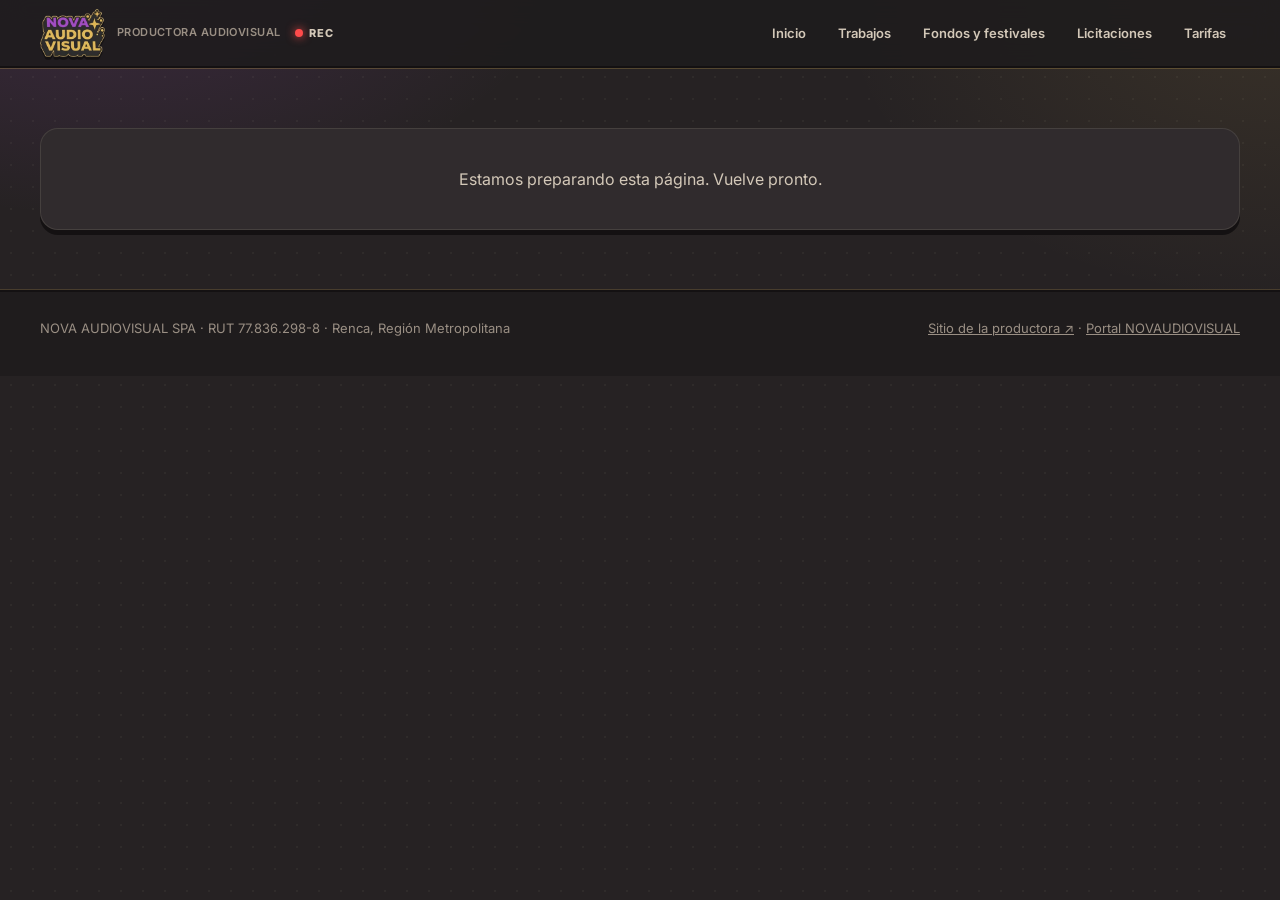
<file: novaudiovisual-servicios.html>
<!DOCTYPE html>
<html lang="es">
<head>
  <meta charset="UTF-8" />
  <meta name="viewport" content="width=device-width, initial-scale=1.0, viewport-fit=cover" />
  <meta name="theme-color" content="#262223" />
  <title>NOVAUDIOVISUAL · Servicios y portafolio</title>
  <meta name="description" content="NOVA AUDIOVISUAL SPA: videos corporativos e institucionales, streaming multicámara, registro de eventos, fotografía y postproducción. Proveedor del Estado en Mercado Público." />
  <link rel="canonical" href="https://simonrovi-web.github.io/novaudiovisual/novaudiovisual-servicios.html" />
  <link rel="manifest" href="manifest.json" />
  <link rel="icon" type="image/png" sizes="32x32" href="favicon-32.png" />
  <link rel="icon" type="image/png" sizes="192x192" href="icon-192.png" />
  <link rel="apple-touch-icon" href="apple-touch-icon.png" />
  <meta name="apple-mobile-web-app-capable" content="yes" />
  <meta name="mobile-web-app-capable" content="yes" />
  <meta name="apple-mobile-web-app-status-bar-style" content="black-translucent" />
  <meta name="apple-mobile-web-app-title" content="NOVAUDIOVISUAL" />
  <meta property="og:type" content="website" />
  <meta property="og:site_name" content="NOVAUDIOVISUAL" />
  <meta property="og:locale" content="es_CL" />
  <meta property="og:title" content="NOVAUDIOVISUAL · Servicios y portafolio" />
  <meta property="og:description" content="Videos corporativos, streaming multicámara, registro de eventos, fotografía y postproducción." />
  <meta property="og:url" content="https://simonrovi-web.github.io/novaudiovisual/novaudiovisual-servicios.html" />
  <meta property="og:image" content="https://simonrovi-web.github.io/novaudiovisual/og-image.png" />
  <meta property="og:image:width" content="1200" />
  <meta property="og:image:height" content="630" />
  <meta name="twitter:card" content="summary_large_image" />
  <meta name="twitter:title" content="NOVAUDIOVISUAL · Servicios y portafolio" />
  <meta name="twitter:description" content="Videos corporativos, streaming multicámara, registro de eventos, fotografía y postproducción." />
  <meta name="twitter:image" content="https://simonrovi-web.github.io/novaudiovisual/og-image.png" />
  <link rel="preconnect" href="https://fonts.googleapis.com" />
  <link href="https://fonts.googleapis.com/css2?family=Inter:wght@400;500;600;700;800&family=Montserrat:wght@700;800;900&display=swap" rel="stylesheet" />
  <link rel="stylesheet" href="nova.css?v=3" />
  <script src="lucide.min.js"></script>
  <style>
    .hero{padding:48px 0 10px}
    .hero h1{font-size:clamp(30px,5vw,54px); line-height:1.02; margin:12px 0 12px; font-weight:700}
    .hero p.lead{color:var(--tx2); font-size:16.5px; max-width:720px; margin:0; white-space:pre-line}
    h2{font-size:22px; margin:40px 0 14px}
    .servicios{display:grid; grid-template-columns:repeat(auto-fill,minmax(240px,1fr)); gap:12px}
    .serv{padding:18px; display:flex; gap:12px; align-items:flex-start}
    .serv .ico{width:38px; height:38px; border-radius:11px; display:grid; place-items:center; background:rgba(224,184,88,.1); color:var(--amber); flex:none}
    .serv b{font-size:15px; line-height:1.35}
    .videos{display:grid; grid-template-columns:repeat(auto-fill,minmax(320px,1fr)); gap:12px}
    .video{aspect-ratio:16/9; border-radius:14px; overflow:hidden; border:1px solid var(--line); background:#000}
    .video iframe{width:100%; height:100%; border:0}
    .contacto{padding:22px; display:flex; flex-wrap:wrap; gap:10px; align-items:center}
    .contacto p{margin:0 auto 0 0; color:var(--tx2); font-size:14px; max-width:520px}
    .gob{margin-top:14px; font-size:13px; color:var(--tx3)}
    .empty{padding:40px; text-align:center; color:var(--tx2)}
    .trabajo{display:flex; flex-direction:column; gap:10px; padding:12px; border-radius:16px}
    .trabajo .video{border-radius:10px}
    .trabajo h3{margin:4px 4px 0; font-size:16px; line-height:1.3; font-family:'Inter'; letter-spacing:0}
    .trabajo .meta{margin:0 4px; font-size:12.5px; color:var(--tx3)}
    .trabajo p{margin:0 4px 4px; font-size:14px; color:var(--tx2); line-height:1.5}
    @media (max-width:520px){ .videos{grid-template-columns:minmax(0,1fr)} }
  </style>
</head>
<body>
<header class="topbar">
  <div class="wrap">
    <a class="brand" href="index.html"><img src="logo-nav.webp" alt="NOVA AUDIOVISUAL" width="65" height="48"><small>Productora audiovisual</small></a>
    <span class="rec">REC</span>
    <nav>
      <a href="index.html">Inicio</a>
      <a href="novaudiovisual-trabajos.html">Trabajos</a>
      <a href="novaudiovisual-fondos.html">Fondos y festivales</a>
      <a href="novaudiovisual-licitaciones.html">Licitaciones</a>
      <a href="novaudiovisual-tarifas.html">Tarifas</a>
    </nav>
  </div>
</header>

<main class="wrap" id="main">
  <div class="glass empty" style="margin-top:60px">Cargando…</div>
</main>

<footer class="foot">
  <div class="wrap">
    <span>NOVA AUDIOVISUAL SPA · RUT 77.836.298-8 · Renca, Región Metropolitana</span>
    <span><a href="https://novaudiovisual-lab.github.io/nova-audiovisual/" target="_blank" rel="noopener">Sitio de la productora ↗</a> · <a href="index.html">Portal NOVAUDIOVISUAL</a></span>
  </div>
</footer>

<script>
(() => {
  const $ = s => document.querySelector(s);
  const esc = s => String(s ?? '').replace(/[&<>"']/g, c => ({'&':'&amp;','<':'&lt;','>':'&gt;','"':'&quot;',"'":'&#39;'}[c]));
  const icons = () => window.lucide && lucide.createIcons();
  // Íconos según el servicio
  const ico = s => /stream|vivo|transmi/i.test(s) ? 'radio' : /foto/i.test(s) ? 'camera' : /evento|registro|cobertura/i.test(s) ? 'calendar-check' : /redes|c[aá]psula|contenido/i.test(s) ? 'smartphone' : /edici|post/i.test(s) ? 'scissors' : /dron|a[eé]re/i.test(s) ? 'plane' : 'clapperboard';
  // Solo YouTube y Vimeo, con su reproductor oficial
  function embed(u){
    let m = u.match(/(?:youtu\.be\/|youtube\.com\/(?:watch\?v=|shorts\/|embed\/))([\w-]{11})/);
    if (m) return `https://www.youtube-nocookie.com/embed/${m[1]}`;
    m = u.match(/vimeo\.com\/(\d+)/);
    return m ? `https://player.vimeo.com/video/${m[1]}` : null;
  }

  // v = vitrina del radar (puede venir sin publicar); trabajos = portafolio.json con título y descripción
  function pintar(v, trabajos){
    v = v.publicar ? v : { titulo: 'NOVAUDIOVISUAL · Productora audiovisual', bajada: 'Videos de todo tipo, streaming multicámara, fotografía, realidad virtual con Unreal Engine y sets virtuales.' };
    const servicios = String(v.servicios || '').split('\n').map(s => s.trim()).filter(Boolean);
    const conDescripcion = new Set(trabajos.map(t => embed(t.youtube || '')).filter(Boolean));
    const videos = (v.videos || []).map(embed).filter(src => src && !conDescripcion.has(src));
    const tarjetas = trabajos.map(t => ({ ...t, src: embed(t.youtube || '') })).filter(t => t.src);
    const wa = String(v.telefono || '').replace(/[^\d]/g, '');
    const ig = String(v.instagram || '').replace(/^@/, '').replace(/[^\w.]/g, '');
    $('#main').innerHTML = `
      <section class="hero">
        <span class="tag cl">Productora audiovisual · Chile</span>
        <h1>${esc(v.titulo || 'NOVAUDIOVISUAL')}</h1>
        ${v.bajada ? `<p class="lead">${esc(v.bajada)}</p>` : ''}
        <p class="gob">✔ Proveedor del Estado: cotizamos por Compra Ágil y licitaciones en Mercado Público.</p>
      </section>
      ${servicios.length ? `<h2>Servicios</h2><div class="servicios">${servicios.map(s => `<div class="glass serv"><span class="ico"><i data-lucide="${ico(s)}" class="icon"></i></span><b>${esc(s)}</b></div>`).join('')}</div>` : ''}
      ${tarjetas.length || videos.length ? `<h2>Trabajos realizados</h2><div class="videos">${tarjetas.map(t => `<article class="glass trabajo">
          <div class="video"><iframe src="${t.src}" title="${esc(t.titulo || 'Trabajo realizado')}" loading="lazy" allow="accelerometer; encrypted-media; picture-in-picture; fullscreen" allowfullscreen></iframe></div>
          <h3>${esc(t.titulo || '')}</h3>
          ${[t.cliente, t.tipo, t.anio].filter(Boolean).length ? `<div class="meta">${[t.cliente, t.tipo, t.anio].filter(Boolean).map(esc).join(' · ')}</div>` : ''}
          ${t.descripcion ? `<p>${esc(t.descripcion)}</p>` : ''}
        </article>`).join('')}${videos.map(src => `<div class="video"><iframe src="${src}" title="Video del portafolio" loading="lazy" allow="accelerometer; encrypted-media; picture-in-picture; fullscreen" allowfullscreen></iframe></div>`).join('')}</div>` : ''}
      <h2>Contacto</h2>
      <div class="glass contacto">
        <p>Cuéntanos qué necesitas: te enviamos una cotización formal, también por Compra Ágil.</p>
        ${v.email ? `<a class="btn btn-main" href="mailto:${esc(v.email)}?subject=${encodeURIComponent('Cotización NOVAUDIOVISUAL')}"><i data-lucide="mail" class="icon"></i>${esc(v.email)}</a>` : ''}
        ${wa ? `<a class="btn btn-ghost" href="https://wa.me/${wa}" target="_blank" rel="noopener"><i data-lucide="message-circle" class="icon"></i>WhatsApp</a>` : ''}
        ${ig ? `<a class="btn btn-ghost" href="https://instagram.com/${ig}" target="_blank" rel="noopener"><i data-lucide="instagram" class="icon"></i>@${esc(ig)}</a>` : ''}
      </div>`;
    icons();
  }

  Promise.all([
    fetch('https://nova-radar.simonrovi.workers.dev/public/vitrina').then(r => r.json()).catch(() => ({})),
    fetch('portafolio.json', { cache: 'no-cache' }).then(r => r.json()).then(p => p.trabajos || []).catch(() => []),
  ]).then(([v, trabajos]) => {
    if (v.publicar || trabajos.length) pintar(v, trabajos);
    else $('#main').innerHTML = '<div class="glass empty" style="margin-top:60px">Estamos preparando esta página. Vuelve pronto.</div>';
  });
  icons();
})();
</script>
<script src="install.js" defer></script>
<script>if('serviceWorker' in navigator) addEventListener('load', () => navigator.serviceWorker.register('sw.js').catch(() => {}));</script>
</body>
</html>
</file>
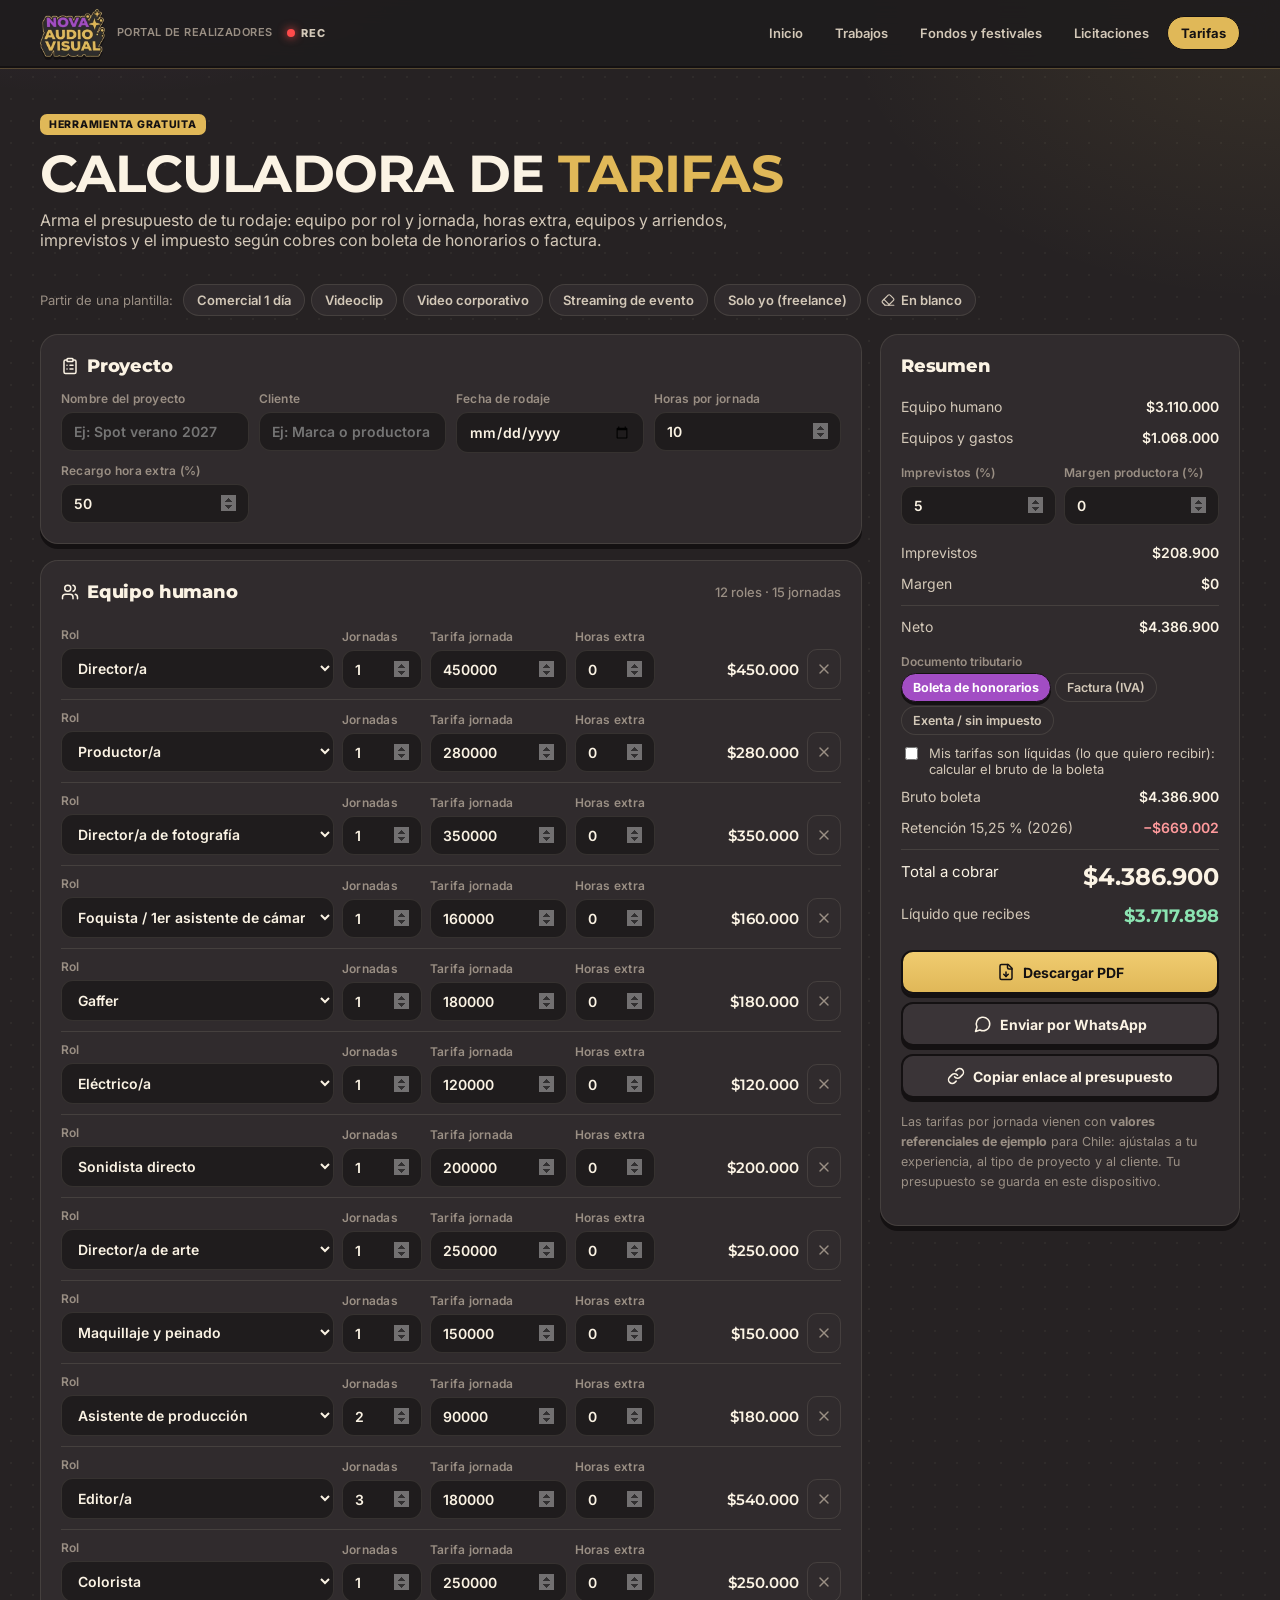
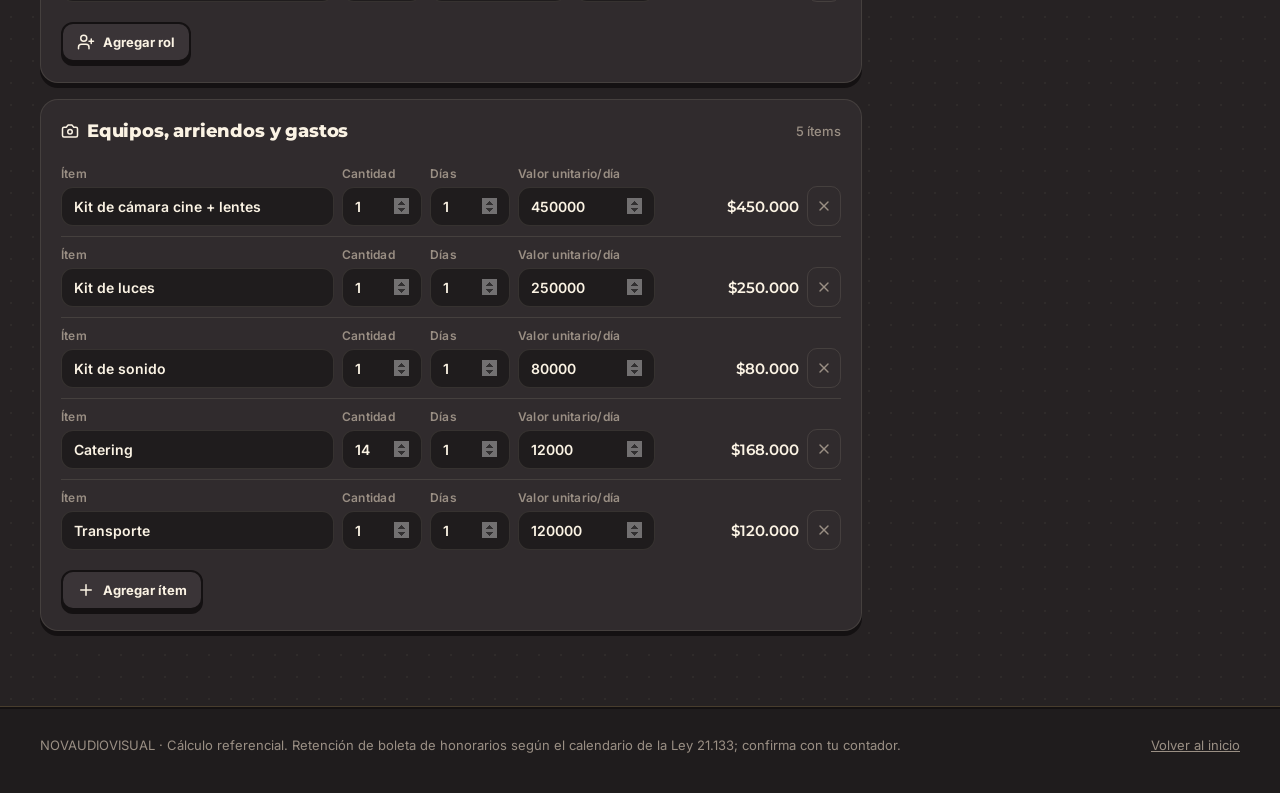
<file: novaudiovisual-tarifas.html>
<!DOCTYPE html>
<html lang="es">
<head>
  <meta charset="UTF-8" />
  <meta name="viewport" content="width=device-width, initial-scale=1.0, viewport-fit=cover" />
  <meta name="theme-color" content="#262223" />
  <title>NOVAUDIOVISUAL · Calculadora de tarifas</title>
  <meta name="description" content="Arma el presupuesto de tu rodaje: equipo por rol y jornada, horas extra, equipos, imprevistos y boleta de honorarios o factura. Exporta a PDF o compártelo por WhatsApp." />
  <link rel="canonical" href="https://simonrovi-web.github.io/novaudiovisual/novaudiovisual-tarifas.html" />
  <link rel="manifest" href="manifest.json" />
  <link rel="icon" type="image/png" sizes="32x32" href="favicon-32.png" />
  <link rel="icon" type="image/png" sizes="192x192" href="icon-192.png" />
  <link rel="apple-touch-icon" href="apple-touch-icon.png" />
  <meta name="apple-mobile-web-app-capable" content="yes" />
  <meta name="mobile-web-app-capable" content="yes" />
  <meta name="apple-mobile-web-app-status-bar-style" content="black-translucent" />
  <meta name="apple-mobile-web-app-title" content="NOVAUDIOVISUAL" />
  <meta property="og:type" content="website" />
  <meta property="og:site_name" content="NOVAUDIOVISUAL" />
  <meta property="og:locale" content="es_CL" />
  <meta property="og:title" content="NOVAUDIOVISUAL · Calculadora de tarifas" />
  <meta property="og:description" content="Arma tu presupuesto audiovisual por rol, jornada y horas extra, con boleta de honorarios o factura." />
  <meta property="og:url" content="https://simonrovi-web.github.io/novaudiovisual/novaudiovisual-tarifas.html" />
  <meta property="og:image" content="https://simonrovi-web.github.io/novaudiovisual/og-image.png" />
  <meta property="og:image:width" content="1200" />
  <meta property="og:image:height" content="630" />
  <meta name="twitter:card" content="summary_large_image" />
  <meta name="twitter:title" content="NOVAUDIOVISUAL · Calculadora de tarifas" />
  <meta name="twitter:description" content="Arma tu presupuesto audiovisual por rol, jornada y horas extra, con boleta de honorarios o factura." />
  <meta name="twitter:image" content="https://simonrovi-web.github.io/novaudiovisual/og-image.png" />
  <link rel="preconnect" href="https://fonts.googleapis.com" />
  <link href="https://fonts.googleapis.com/css2?family=Inter:wght@400;500;600;700;800&family=Montserrat:wght@700;800;900&display=swap" rel="stylesheet" />
  <link rel="stylesheet" href="nova.css?v=3" />
  <script src="lucide.min.js"></script>
  <style>
    .hero{padding:44px 0 10px}
    .hero h1{font-size:clamp(30px,5vw,52px); line-height:1.02; margin:12px 0 10px; font-weight:700}
    .hero p.lead{color:var(--tx2); font-size:16px; max-width:720px; margin:0}
    .presets{display:flex; gap:6px; flex-wrap:wrap; margin:24px 0 18px; align-items:center}
    .presets .lbl{font-size:13px; color:var(--tx3); margin-right:4px}
    .layout{display:grid; grid-template-columns:minmax(0,1fr) 360px; gap:18px; align-items:start}
    .box{padding:20px; margin-bottom:16px}
    .box h2{font-size:18px; margin:0 0 14px; display:flex; align-items:center; gap:8px}
    .box h2 .sub{margin-left:auto; font:500 13px 'Inter'; color:var(--tx3); letter-spacing:0}
    .fields{display:grid; grid-template-columns:repeat(auto-fit,minmax(180px,1fr)); gap:10px}
    label.f{display:flex; flex-direction:column; gap:6px; font-size:12px; color:var(--tx3); font-weight:600; letter-spacing:.02em}
    input,select{padding:10px 12px; font-size:14px}
    input[type=number]{-moz-appearance:textfield}
    input[type=number]::-webkit-inner-spin-button{opacity:.4}
    .row{display:grid; gap:8px; align-items:end; padding:10px 0; border-top:1px solid var(--line)}
    .row:first-of-type{border-top:0}
    .crew .row{grid-template-columns:minmax(150px,2fr) 80px minmax(110px,1fr) 80px minmax(100px,1fr) 34px}
    .gear .row{grid-template-columns:minmax(150px,2fr) 80px 80px minmax(110px,1fr) minmax(100px,1fr) 34px}
    .row .tot{font:600 15px 'Montserrat'; text-align:right; padding:10px 0; white-space:nowrap}
    .row .del{width:34px; height:40px; border-radius:10px; border:1px solid var(--line); background:transparent; color:var(--tx3); cursor:pointer; display:grid; place-items:center}
    .row .del:hover{color:var(--coral); border-color:rgba(255,94,98,.4)}
    .row label.f span{white-space:nowrap}
    .hd{display:none}
    .add{margin-top:10px; padding:9px 14px; font-size:13px}
    .resumen{position:sticky; top:80px; padding:20px}
    .resumen h2{font-size:18px; margin:0 0 14px}
    .ln{display:flex; justify-content:space-between; gap:10px; padding:7px 0; font-size:14px; color:var(--tx2)}
    .ln b{color:var(--tx); font-weight:600; white-space:nowrap}
    .ln.sep{border-top:1px solid var(--line); margin-top:6px; padding-top:12px}
    .ln.big{font-size:15px; color:var(--tx)}
    .ln.big b{font:700 24px 'Montserrat'}
    .ln.neg b{color:#ff9a9c}
    .ln.liq b{color:#8be3b1; font:700 18px 'Montserrat'}
    .mini{display:grid; grid-template-columns:1fr 1fr; gap:8px; margin:12px 0}
    .seg{display:flex; gap:4px; flex-wrap:wrap; margin:4px 0 10px}
    .seg .chip{padding:6px 11px; font-size:12.5px}
    .chk{display:flex; gap:8px; align-items:flex-start; font-size:13px; color:var(--tx2); margin:6px 0 4px; cursor:pointer}
    .chk input{width:auto; margin-top:2px; accent-color:var(--coral)}
    .acc{display:flex; flex-direction:column; gap:8px; margin-top:16px}
    .acc .btn{width:100%}
    .nota{font-size:12.5px; color:var(--tx3); line-height:1.6; margin-top:14px}
    .toast{position:fixed; left:50%; bottom:24px; transform:translateX(-50%) translateY(20px); background:var(--panel2); border:1px solid var(--line2); color:var(--tx); padding:11px 18px; border-radius:12px; font-size:14px; opacity:0; pointer-events:none; transition:all .25s; z-index:90}
    .toast.on{opacity:1; transform:translateX(-50%)}
    .print-only{display:none}
    @media (max-width:980px){ .layout{grid-template-columns:minmax(0,1fr)} .resumen{position:static} }
    @media (max-width:720px){
      .crew .row,.gear .row{grid-template-columns:repeat(3,minmax(0,1fr)); gap:8px 8px; padding:14px 0}
      .row .rol{grid-column:1/-1}
      .row label.f span{white-space:normal; font-size:11px}
      .row .tot{text-align:left; grid-column:1/3; padding:4px 0}
      .row .del{justify-self:end; grid-column:3; height:34px}
    }
    @media print{
      @page{margin:14mm}
      body{background:#fff !important; color:#111}
      .topbar,.presets,.hero,.resumen .acc,.add,.del,footer.foot,.toast,.no-print{display:none !important}
      .glass{background:#fff; border:1px solid #ddd; backdrop-filter:none}
      .layout{display:block}
      .resumen{position:static}
      input,select{border:0; background:transparent; color:#111; padding:2px 0; box-shadow:none; appearance:none; -webkit-appearance:none}
      label.f,.ln,.nota{color:#444}
      .ln b,.ln.big b{color:#111}
      .ln.neg b{color:#b00}.ln.liq b{color:#070}
      .print-only{display:block}
      .print-only h1{font:700 24px 'Montserrat'; margin:0 0 4px}
      .print-only p{margin:0 0 16px; color:#555; font-size:13px}
      .box,.resumen{break-inside:avoid}
    }
  </style>
</head>
<body>
<header class="topbar">
  <div class="wrap">
    <a class="brand" href="index.html"><img src="logo-nav.webp" alt="NOVA AUDIOVISUAL" width="65" height="48"><small>Portal de realizadores</small></a>
    <span class="rec">REC</span>
    <nav>
      <a href="index.html">Inicio</a>
      <a href="novaudiovisual-trabajos.html">Trabajos</a>
      <a href="novaudiovisual-fondos.html">Fondos y festivales</a>
      <a href="novaudiovisual-licitaciones.html">Licitaciones</a>
      <a href="novaudiovisual-tarifas.html" class="on">Tarifas</a>
    </nav>
  </div>
</header>

<main class="wrap">
  <section class="hero">
    <span class="tag cl">Herramienta gratuita</span>
    <h1>Calculadora de <span class="grad-text">tarifas</span></h1>
    <p class="lead">Arma el presupuesto de tu rodaje: equipo por rol y jornada, horas extra, equipos y arriendos, imprevistos y el impuesto según cobres con boleta de honorarios o factura.</p>
  </section>

  <div class="presets">
    <span class="lbl">Partir de una plantilla:</span>
    <button class="chip" data-p="comercial">Comercial 1 día</button>
    <button class="chip" data-p="videoclip">Videoclip</button>
    <button class="chip" data-p="corporativo">Video corporativo</button>
    <button class="chip" data-p="streaming">Streaming de evento</button>
    <button class="chip" data-p="freelance">Solo yo (freelance)</button>
    <button class="chip" data-p="vacio"><i data-lucide="eraser" class="icon" style="width:14px;height:14px"></i>En blanco</button>
  </div>

  <div class="print-only"><h1 id="pTit"></h1><p id="pSub"></p></div>

  <div class="layout">
    <div>
      <section class="glass box">
        <h2><i data-lucide="clipboard-list" class="icon"></i>Proyecto</h2>
        <div class="fields">
          <label class="f">Nombre del proyecto<input id="nombre" placeholder="Ej: Spot verano 2027" /></label>
          <label class="f">Cliente<input id="cliente" placeholder="Ej: Marca o productora" /></label>
          <label class="f">Fecha de rodaje<input id="fecha" type="date" /></label>
          <label class="f">Horas por jornada<input id="hJornada" type="number" min="1" max="24" step="1" /></label>
          <label class="f">Recargo hora extra (%)<input id="recargo" type="number" min="0" max="300" step="5" /></label>
        </div>
      </section>

      <section class="glass box crew">
        <h2><i data-lucide="users" class="icon"></i>Equipo humano<span class="sub" id="subCrew"></span></h2>
        <div id="crew"></div>
        <button class="btn btn-ghost add" data-add="crew"><i data-lucide="user-plus" class="icon"></i>Agregar rol</button>
      </section>

      <section class="glass box gear">
        <h2><i data-lucide="camera" class="icon"></i>Equipos, arriendos y gastos<span class="sub" id="subGear"></span></h2>
        <div id="gear"></div>
        <button class="btn btn-ghost add" data-add="gear"><i data-lucide="plus" class="icon"></i>Agregar ítem</button>
      </section>
    </div>

    <aside class="glass resumen">
      <h2>Resumen</h2>
      <div class="ln"><span>Equipo humano</span><b id="rCrew"></b></div>
      <div class="ln"><span>Equipos y gastos</span><b id="rGear"></b></div>
      <div class="mini">
        <label class="f">Imprevistos (%)<input id="imprev" type="number" min="0" max="50" step="1" /></label>
        <label class="f">Margen productora (%)<input id="margen" type="number" min="0" max="100" step="1" /></label>
      </div>
      <div class="ln"><span>Imprevistos</span><b id="rImp"></b></div>
      <div class="ln"><span>Margen</span><b id="rMar"></b></div>
      <div class="ln sep"><span>Neto</span><b id="rNeto"></b></div>

      <div class="no-print" style="margin-top:12px">
        <div style="font-size:12px;color:var(--tx3);font-weight:600">Documento tributario</div>
        <div class="seg" id="doc">
          <button class="chip" data-d="boleta">Boleta de honorarios</button>
          <button class="chip" data-d="factura">Factura (IVA)</button>
          <button class="chip" data-d="exenta">Exenta / sin impuesto</button>
        </div>
        <label class="chk" id="liqWrap"><input type="checkbox" id="esLiquido" /><span>Mis tarifas son líquidas (lo que quiero recibir): calcular el bruto de la boleta</span></label>
      </div>
      <div id="rImpuestos"></div>

      <div class="acc">
        <button class="btn btn-main" id="bPdf"><i data-lucide="file-down" class="icon"></i>Descargar PDF</button>
        <button class="btn btn-ghost" id="bWsp"><i data-lucide="message-circle" class="icon"></i>Enviar por WhatsApp</button>
        <button class="btn btn-ghost" id="bLink"><i data-lucide="link" class="icon"></i>Copiar enlace al presupuesto</button>
      </div>
      <p class="nota">Las tarifas por jornada vienen con <b>valores referenciales de ejemplo</b> para Chile: ajústalas a tu experiencia, al tipo de proyecto y al cliente. Tu presupuesto se guarda en este dispositivo.</p>
    </aside>
  </div>
</main>

<footer class="foot">
  <div class="wrap">
    <span>NOVAUDIOVISUAL · Cálculo referencial. Retención de boleta de honorarios según el calendario de la Ley 21.133; confirma con tu contador.</span>
    <a href="index.html">Volver al inicio</a>
  </div>
</footer>
<div class="toast" id="toast"></div>

<script>
(() => {
  const $ = s => document.querySelector(s);
  const icons = () => window.lucide && lucide.createIcons();
  const esc = s => String(s ?? '').replace(/[&<>"']/g, c => ({'&':'&amp;','<':'&lt;','>':'&gt;','"':'&quot;',"'":'&#39;'}[c]));
  const clp = n => '$' + Math.round(n || 0).toLocaleString('es-CL');
  const num = v => { const n = parseFloat(v); return isFinite(n) && n > 0 ? n : 0; };
  const KEY = 'nova_tarifas';

  // Valores referenciales por jornada (CLP, bruto). Son un punto de partida editable.
  const ROLES = [
    ['Director/a', 450000], ['Productor/a ejecutivo/a', 400000], ['Productor/a', 280000], ['Jefe/a de producción', 220000],
    ['Asistente de dirección', 200000], ['Asistente de producción', 90000], ['Director/a de fotografía', 350000],
    ['Camarógrafo/a', 220000], ['Foquista / 1er asistente de cámara', 160000], ['2º asistente de cámara', 110000],
    ['DIT / data manager', 160000], ['Gaffer', 180000], ['Eléctrico/a', 120000], ['Grip', 120000],
    ['Sonidista directo', 200000], ['Microfonista', 110000], ['Director/a de arte', 250000], ['Utilero/a', 110000],
    ['Vestuarista', 150000], ['Maquillaje y peinado', 150000], ['Script / continuista', 130000],
    ['Piloto de drone', 250000], ['Fotógrafo/a still', 180000], ['Editor/a', 180000], ['Colorista', 250000],
    ['Motion graphics / VFX', 220000], ['Mezcla de sonido', 200000], ['Operador/a de switcher', 200000],
    ['Operador/a de streaming', 180000], ['Conductor/a / chofer', 80000], ['Otro rol', 0]
  ];
  const TARIFA = Object.fromEntries(ROLES);

  // Retención boleta de honorarios (Ley 21.133): sube cada año hasta 17 % en 2028.
  const retencion = anio => anio <= 2024 ? 13.75 : anio === 2025 ? 14.5 : anio === 2026 ? 15.25 : anio === 2027 ? 16 : 17;

  const c = (rol, j = 1, he = 0) => ({ rol, j, t: TARIFA[rol] ?? 0, he });
  const g = (item, cant, d, v) => ({ item, cant, d, v });
  const PRESETS = {
    comercial: { crew: [c('Director/a'), c('Productor/a'), c('Director/a de fotografía'), c('Foquista / 1er asistente de cámara'), c('Gaffer'), c('Eléctrico/a'), c('Sonidista directo'), c('Director/a de arte'), c('Maquillaje y peinado'), c('Asistente de producción', 2), c('Editor/a', 3), c('Colorista')],
                 gear: [g('Kit de cámara cine + lentes', 1, 1, 450000), g('Kit de luces', 1, 1, 250000), g('Kit de sonido', 1, 1, 80000), g('Catering', 14, 1, 12000), g('Transporte', 1, 1, 120000)] },
    videoclip: { crew: [c('Director/a'), c('Productor/a'), c('Director/a de fotografía'), c('Gaffer'), c('Director/a de arte'), c('Maquillaje y peinado'), c('Asistente de producción'), c('Editor/a', 2), c('Colorista')],
                 gear: [g('Kit de cámara + lentes', 1, 1, 300000), g('Kit de luces', 1, 1, 180000), g('Locación', 1, 1, 150000), g('Catering', 10, 1, 10000)] },
    corporativo: { crew: [c('Director/a'), c('Camarógrafo/a'), c('Sonidista directo'), c('Asistente de producción'), c('Editor/a', 2), c('Motion graphics / VFX')],
                   gear: [g('Kit de cámara', 1, 1, 150000), g('Kit de luces', 1, 1, 90000), g('Micrófonos inalámbricos', 2, 1, 25000), g('Transporte', 1, 1, 60000)] },
    streaming: { crew: [c('Director/a'), c('Operador/a de switcher'), c('Operador/a de streaming'), c('Camarógrafo/a'), c('Camarógrafo/a'), c('Camarógrafo/a'), c('Sonidista directo'), c('Asistente de producción')],
                 gear: [g('Cámaras de transmisión', 3, 1, 90000), g('Switcher + grabación', 1, 1, 150000), g('Encoder / enlace a internet', 1, 1, 80000), g('Intercom', 1, 1, 50000), g('Transporte', 1, 1, 80000)] },
    freelance: { crew: [c('Camarógrafo/a'), c('Editor/a', 2)], gear: [g('Equipo propio de cámara', 1, 1, 80000)] },
    vacio: { crew: [c('Otro rol')], gear: [] }
  };

  const BASE = () => ({ nombre:'', cliente:'', fecha:'', hJornada:10, recargo:50, imprev:5, margen:0, doc:'boleta', liq:false, ...JSON.parse(JSON.stringify(PRESETS.comercial)) });
  let S;

  // Carga: enlace compartido (#p=...) > guardado local > plantilla
  function cargar(){
    try {
      const m = location.hash.match(/^#p=(.+)$/);
      if (m) return { ...BASE(), ...JSON.parse(decodeURIComponent(escape(atob(m[1].replace(/-/g,'+').replace(/_/g,'/'))))) };
    } catch (e) {}
    try { const j = localStorage.getItem(KEY); if (j) return { ...BASE(), ...JSON.parse(j) }; } catch (e) {}
    return BASE();
  }
  const guardar = () => { try { localStorage.setItem(KEY, JSON.stringify(S)); } catch (e) {} };

  const opcionesRol = sel => (ROLES.some(r => r[0] === sel) ? '' : `<option selected>${esc(sel)}</option>`) +
    ROLES.map(([r]) => `<option${r === sel ? ' selected' : ''}>${esc(r)}</option>`).join('');

  function pintarFilas(){
    $('#crew').innerHTML = S.crew.map((r, i) => `<div class="row" data-i="${i}">
      <label class="f rol"><span>Rol</span><select data-k="rol">${opcionesRol(r.rol)}</select></label>
      <label class="f"><span>Jornadas</span><input type="number" min="0" step="0.5" data-k="j" value="${r.j}"></label>
      <label class="f"><span>Tarifa jornada</span><input type="number" min="0" step="5000" data-k="t" value="${r.t}"></label>
      <label class="f"><span>Horas extra</span><input type="number" min="0" step="0.5" data-k="he" value="${r.he}"></label>
      <div class="tot" data-tot></div>
      <button class="del" data-del title="Quitar"><i data-lucide="x" class="icon" style="width:16px;height:16px"></i></button>
    </div>`).join('') || '<div class="nota">Sin roles todavía.</div>';
    $('#gear').innerHTML = S.gear.map((r, i) => `<div class="row" data-i="${i}">
      <label class="f rol"><span>Ítem</span><input data-k="item" value="${esc(r.item)}" placeholder="Ej: Kit de luces"></label>
      <label class="f"><span>Cantidad</span><input type="number" min="0" step="1" data-k="cant" value="${r.cant}"></label>
      <label class="f"><span>Días</span><input type="number" min="0" step="0.5" data-k="d" value="${r.d}"></label>
      <label class="f"><span>Valor unitario/día</span><input type="number" min="0" step="5000" data-k="v" value="${r.v}"></label>
      <div class="tot" data-tot></div>
      <button class="del" data-del title="Quitar"><i data-lucide="x" class="icon" style="width:16px;height:16px"></i></button>
    </div>`).join('') || '<div class="nota">Sin ítems. Agrega arriendos, locaciones, catering, transporte…</div>';
    icons();
  }

  const valorHE = r => (num(r.t) / (num(S.hJornada) || 10)) * (1 + num(S.recargo) / 100);
  const totCrew = r => num(r.j) * num(r.t) + num(r.he) * valorHE(r);
  const totGear = r => num(r.cant) * (num(r.d) || 1) * num(r.v);

  function calcular(){
    document.querySelectorAll('#crew .row').forEach(el => { const r = S.crew[el.dataset.i]; el.querySelector('[data-tot]').textContent = clp(totCrew(r)); });
    document.querySelectorAll('#gear .row').forEach(el => { const r = S.gear[el.dataset.i]; el.querySelector('[data-tot]').textContent = clp(totGear(r)); });
    const crew = S.crew.reduce((a, r) => a + totCrew(r), 0);
    const gear = S.gear.reduce((a, r) => a + totGear(r), 0);
    const base = crew + gear;
    const imp = base * num(S.imprev) / 100;
    const mar = (base + imp) * num(S.margen) / 100;
    const neto = base + imp + mar;
    const jornadas = S.crew.reduce((a, r) => a + num(r.j), 0);
    $('#subCrew').textContent = `${S.crew.length} roles · ${jornadas.toLocaleString('es-CL')} jornadas`;
    $('#subGear').textContent = `${S.gear.length} ítems`;
    $('#rCrew').textContent = clp(crew); $('#rGear').textContent = clp(gear);
    $('#rImp').textContent = clp(imp); $('#rMar').textContent = clp(mar);
    $('#rNeto').textContent = clp(neto);

    document.querySelectorAll('#doc [data-d]').forEach(b => b.classList.toggle('on', b.dataset.d === S.doc));
    $('#liqWrap').style.display = S.doc === 'boleta' ? '' : 'none';
    const anio = S.fecha ? +S.fecha.slice(0, 4) : new Date().getFullYear();
    let html = '', total = neto, recibe = neto;
    if (S.doc === 'boleta') {
      const ret = retencion(anio);
      const bruto = S.liq ? neto / (1 - ret / 100) : neto;
      total = bruto; recibe = bruto * (1 - ret / 100);
      html = `<div class="ln"><span>Bruto boleta${S.liq ? ' (calculado)' : ''}</span><b>${clp(bruto)}</b></div>
        <div class="ln neg"><span>Retención ${ret.toLocaleString('es-CL')} % (${anio})</span><b>−${clp(bruto * ret / 100)}</b></div>
        <div class="ln sep big"><span>Total a cobrar</span><b>${clp(bruto)}</b></div>
        <div class="ln liq"><span>Líquido que recibes</span><b>${clp(recibe)}</b></div>`;
    } else if (S.doc === 'factura') {
      total = neto * 1.19;
      html = `<div class="ln"><span>IVA 19 %</span><b>${clp(neto * .19)}</b></div>
        <div class="ln sep big"><span>Total a cobrar</span><b>${clp(total)}</b></div>`;
    } else {
      html = `<div class="ln sep big"><span>Total a cobrar</span><b>${clp(neto)}</b></div>`;
    }
    $('#rImpuestos').innerHTML = html;
    S._total = total; S._neto = neto; S._recibe = recibe;
    $('#pTit').textContent = 'Presupuesto' + (S.nombre ? ' · ' + S.nombre : '');
    $('#pSub').textContent = [S.cliente && 'Cliente: ' + S.cliente, S.fecha && 'Rodaje: ' + new Date(S.fecha + 'T12:00').toLocaleDateString('es-CL', { day:'numeric', month:'long', year:'numeric' }), 'Emitido ' + new Date().toLocaleDateString('es-CL')].filter(Boolean).join(' · ');
    guardar();
  }

  function pintarTodo(){
    ['nombre','cliente','fecha','hJornada','recargo','imprev','margen'].forEach(k => $('#' + k).value = S[k] ?? '');
    $('#esLiquido').checked = !!S.liq;
    pintarFilas(); calcular();
  }

  // Edición
  ['nombre','cliente','fecha','hJornada','recargo','imprev','margen'].forEach(k => $('#' + k).addEventListener('input', e => { S[k] = e.target.value; calcular(); }));
  $('#esLiquido').addEventListener('change', e => { S.liq = e.target.checked; calcular(); });
  $('#doc').addEventListener('click', e => { const b = e.target.closest('[data-d]'); if (b) { S.doc = b.dataset.d; calcular(); } });

  function enFila(lista){
    return e => {
      const row = e.target.closest('.row'); if (!row) return;
      const i = +row.dataset.i;
      if (e.type === 'click' && e.target.closest('[data-del]')) { S[lista].splice(i, 1); pintarFilas(); calcular(); return; }
      const k = e.target.dataset.k; if (!k || e.type === 'click') return;
      S[lista][i][k] = e.target.value;
      if (k === 'rol') { S[lista][i].t = TARIFA[e.target.value] ?? 0; row.querySelector('[data-k=t]').value = S[lista][i].t; }
      calcular();
    };
  }
  ['crew','gear'].forEach(l => { const h = enFila(l); $('#' + l).addEventListener('input', h); $('#' + l).addEventListener('change', h); $('#' + l).addEventListener('click', h); });
  document.querySelectorAll('[data-add]').forEach(b => b.addEventListener('click', () => {
    if (b.dataset.add === 'crew') S.crew.push(c('Otro rol')); else S.gear.push(g('', 1, 1, 0));
    pintarFilas(); calcular();
    const filas = document.querySelectorAll('#' + b.dataset.add + ' .row'); const u = filas[filas.length - 1];
    u && u.querySelector('select,input').focus();
  }));
  document.querySelectorAll('[data-p]').forEach(b => b.addEventListener('click', () => {
    const p = JSON.parse(JSON.stringify(PRESETS[b.dataset.p]));
    S.crew = p.crew; S.gear = p.gear;
    if (b.dataset.p === 'freelance') { S.margen = 0; S.imprev = 0; }
    pintarTodo(); aviso('Plantilla cargada: ajusta las tarifas a tu proyecto');
  }));

  // Salidas
  let tt;
  function aviso(t){ const el = $('#toast'); el.textContent = t; el.classList.add('on'); clearTimeout(tt); tt = setTimeout(() => el.classList.remove('on'), 2400); }
  function enlace(){
    const { _total, _neto, _recibe, ...datos } = S;
    const b = btoa(unescape(encodeURIComponent(JSON.stringify(datos)))).replace(/\+/g,'-').replace(/\//g,'_').replace(/=+$/,'');
    return location.origin + location.pathname + '#p=' + b;
  }
  function texto(){
    const L = ['🎬 *Presupuesto' + (S.nombre ? ' · ' + S.nombre : '') + '*'];
    if (S.cliente) L.push('Cliente: ' + S.cliente);
    if (S.fecha) L.push('Rodaje: ' + new Date(S.fecha + 'T12:00').toLocaleDateString('es-CL', { day:'numeric', month:'long', year:'numeric' }));
    L.push('', '*Equipo humano*');
    S.crew.filter(r => totCrew(r) > 0).forEach(r => L.push(`• ${r.rol}: ${num(r.j)} jornada${num(r.j) === 1 ? '' : 's'}${num(r.he) ? ` + ${num(r.he)} h extra` : ''} → ${clp(totCrew(r))}`));
    const gs = S.gear.filter(r => totGear(r) > 0);
    if (gs.length) { L.push('', '*Equipos y gastos*'); gs.forEach(r => L.push(`• ${r.item || 'Ítem'}: ${clp(totGear(r))}`)); }
    L.push('', 'Neto: ' + clp(S._neto));
    if (S.doc === 'factura') L.push('IVA 19 %: ' + clp(S._neto * .19));
    if (S.doc === 'boleta') L.push('Boleta de honorarios (bruto)');
    L.push('*Total: ' + clp(S._total) + '*');
    return L.join('\n');
  }
  $('#bPdf').addEventListener('click', () => window.print());
  $('#bWsp').addEventListener('click', () => window.open('https://wa.me/?text=' + encodeURIComponent(texto()), '_blank', 'noopener'));
  $('#bLink').addEventListener('click', () => {
    const u = enlace();
    (navigator.clipboard ? navigator.clipboard.writeText(u) : Promise.reject()).then(() => aviso('Enlace copiado: quien lo abra verá este presupuesto'), () => prompt('Copia este enlace:', u));
  });

  S = cargar();
  if (location.hash.startsWith('#p=')) { history.replaceState(null, '', location.pathname); setTimeout(() => aviso('Abriste un presupuesto compartido'), 300); }
  pintarTodo(); icons();
})();
</script>
<script src="install.js" defer></script>
<script>if('serviceWorker' in navigator) addEventListener('load', () => navigator.serviceWorker.register('sw.js').catch(() => {}));</script>
</body>
</html>
</file>
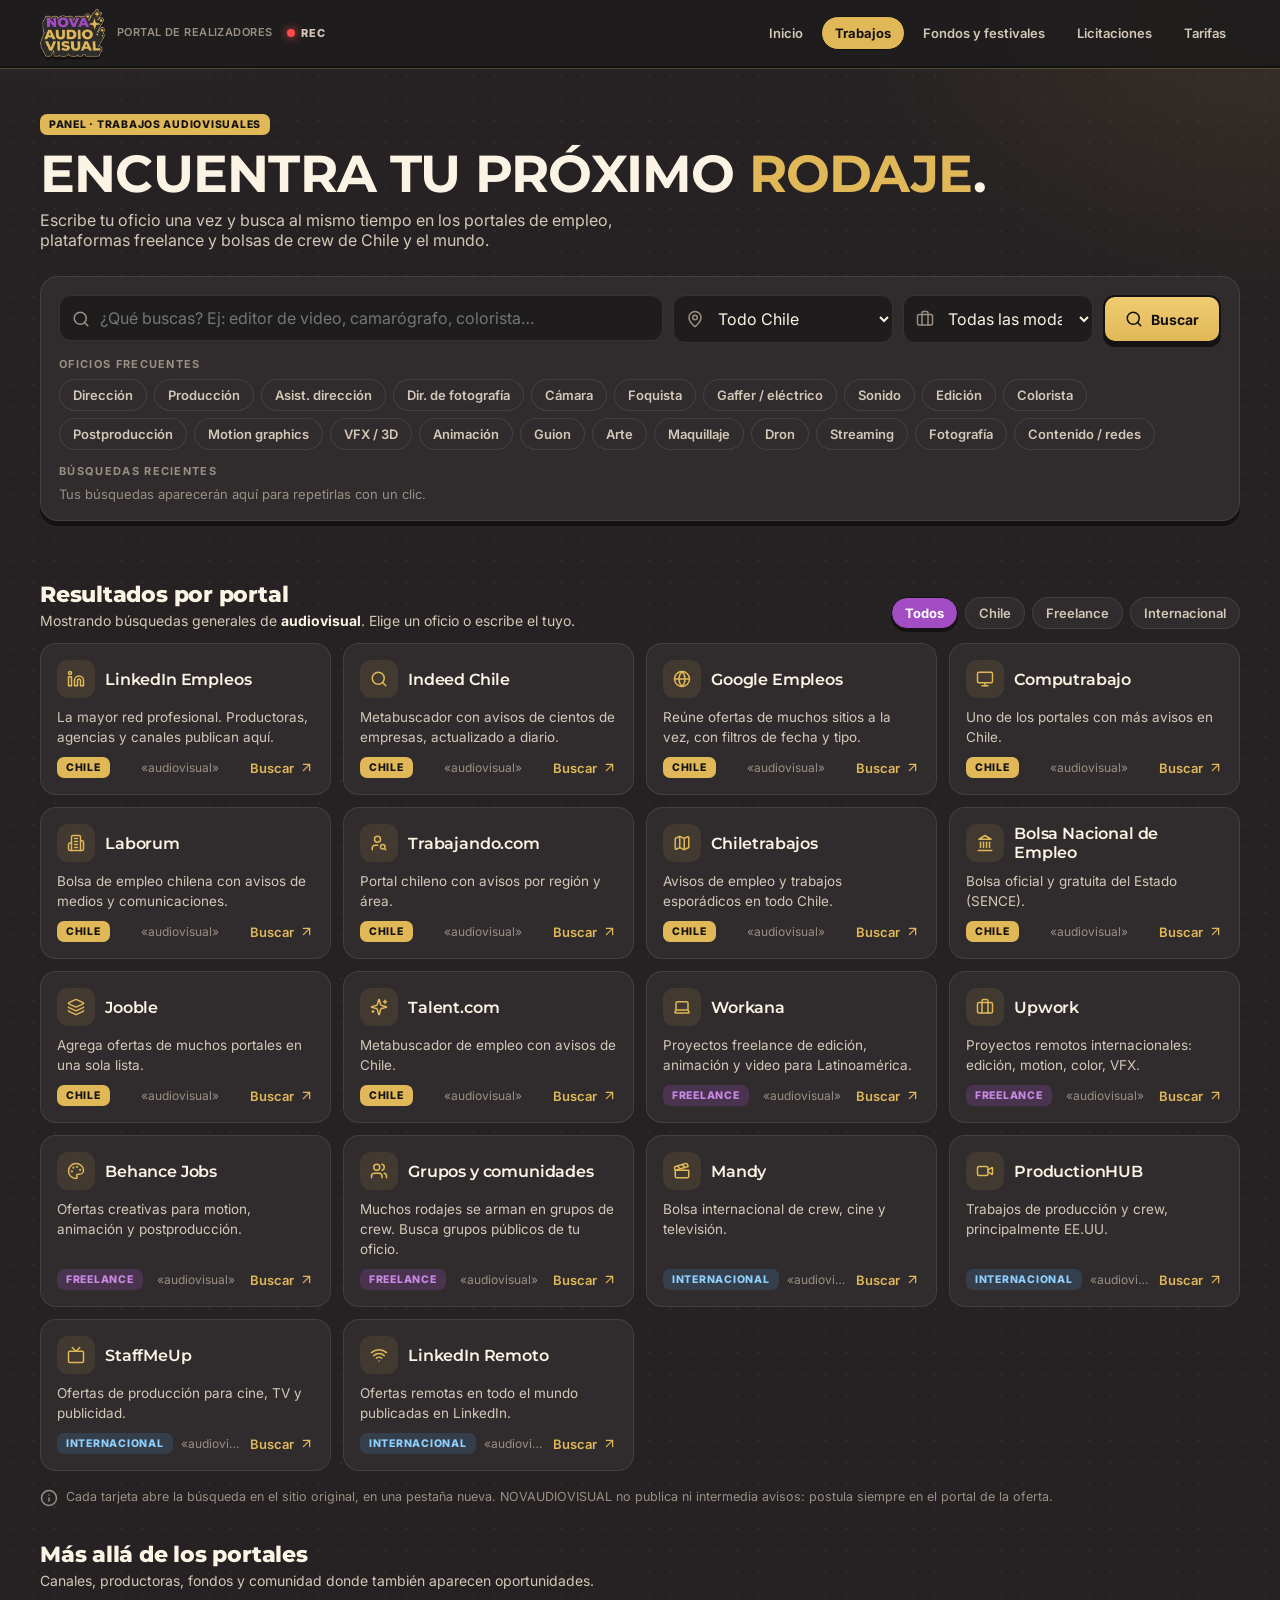
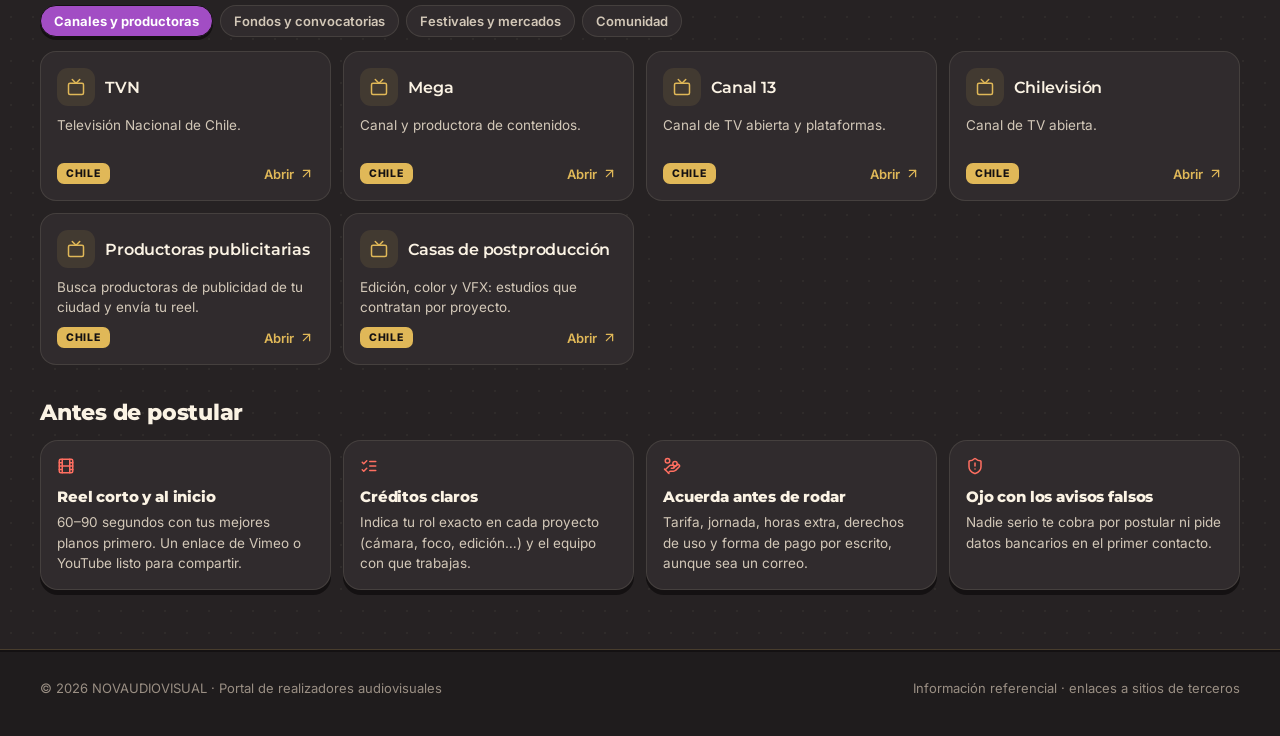
<file: novaudiovisual-trabajos.html>
<!DOCTYPE html>
<html lang="es">
<head>
  <meta charset="UTF-8" />
  <meta name="viewport" content="width=device-width, initial-scale=1.0, viewport-fit=cover" />
  <meta name="theme-color" content="#262223" />
  <title>NOVAUDIOVISUAL · Buscar trabajos</title>
  <meta name="description" content="Buscador de trabajos audiovisuales: busca empleos, proyectos freelance y convocatorias para realizadores en los principales portales de Chile y el mundo, desde un solo lugar." />
  <link rel="canonical" href="https://simonrovi-web.github.io/novaudiovisual/novaudiovisual-trabajos.html" />
  <link rel="manifest" href="manifest.json" />
  <link rel="icon" type="image/png" sizes="32x32" href="favicon-32.png" />
  <link rel="icon" type="image/png" sizes="192x192" href="icon-192.png" />
  <link rel="apple-touch-icon" href="apple-touch-icon.png" />
  <meta name="apple-mobile-web-app-capable" content="yes" />
  <meta name="mobile-web-app-capable" content="yes" />
  <meta name="apple-mobile-web-app-status-bar-style" content="black-translucent" />
  <meta name="apple-mobile-web-app-title" content="NOVAUDIOVISUAL" />
  <meta property="og:type" content="website" />
  <meta property="og:site_name" content="NOVAUDIOVISUAL" />
  <meta property="og:locale" content="es_CL" />
  <meta property="og:title" content="NOVAUDIOVISUAL · Buscar trabajos" />
  <meta property="og:description" content="Buscador de trabajos audiovisuales: busca empleos, proyectos freelance y convocatorias para realizadores en los principales portales de Chile y el mundo, desde un solo lugar." />
  <meta property="og:url" content="https://simonrovi-web.github.io/novaudiovisual/novaudiovisual-trabajos.html" />
  <meta property="og:image" content="https://simonrovi-web.github.io/novaudiovisual/og-image.png" />
  <meta property="og:image:width" content="1200" />
  <meta property="og:image:height" content="630" />
  <meta name="twitter:card" content="summary_large_image" />
  <meta name="twitter:title" content="NOVAUDIOVISUAL · Buscar trabajos" />
  <meta name="twitter:description" content="Buscador de trabajos audiovisuales: busca empleos, proyectos freelance y convocatorias para realizadores en los principales portales de Chile y el mundo, desde un solo lugar." />
  <meta name="twitter:image" content="https://simonrovi-web.github.io/novaudiovisual/og-image.png" />
  <link rel="preconnect" href="https://fonts.googleapis.com" />
  <link href="https://fonts.googleapis.com/css2?family=Inter:wght@400;500;600;700;800&family=Montserrat:wght@700;800;900&display=swap" rel="stylesheet" />
  <link rel="stylesheet" href="nova.css?v=3" />
  <script src="lucide.min.js"></script>
  <style>
    .hero{padding:44px 0 26px}
    .hero h1{font-size:clamp(30px,5vw,52px); line-height:1.02; margin:12px 0 10px; font-weight:700}
    .hero p.lead{color:var(--tx2); font-size:16px; max-width:640px; margin:0}
    .searchbox{padding:18px; margin-top:26px; display:grid; grid-template-columns:minmax(0,1fr); gap:14px; overflow:hidden}
    .row{display:grid; grid-template-columns:1fr 220px 190px auto; gap:10px}
    .field{position:relative}
    .field .icon{position:absolute; left:13px; top:50%; transform:translateY(-50%); color:var(--tx3); pointer-events:none}
    .field input,.field select{padding-left:40px}
    .label{font-size:11px; font-weight:700; letter-spacing:.12em; text-transform:uppercase; color:var(--tx3); margin:0 0 8px}
    .chips{display:flex; flex-wrap:wrap; gap:7px}

    .sec-head{display:flex; align-items:flex-end; justify-content:space-between; gap:16px; flex-wrap:wrap; margin:34px 0 14px}
    .sec-head h2{margin:0; font-size:22px}
    .sec-head p{margin:4px 0 0; color:var(--tx2); font-size:14px}
    .summary{font-size:14px; color:var(--tx2)}
    .summary b{color:var(--tx)}

    .grid{display:grid; grid-template-columns:repeat(auto-fill,minmax(270px,1fr)); gap:12px}
    .card{display:flex; flex-direction:column; gap:10px; padding:16px; text-decoration:none; border-radius:16px; background:var(--panel); border:1px solid var(--line); transition:border-color .2s, transform .15s, background .2s; min-height:150px}
    .card:hover{border-color:var(--line2); transform:translateY(-2px); background:var(--panel2)}
    .card .top{display:flex; align-items:center; gap:10px}
    .card .ico{width:38px; height:38px; border-radius:11px; display:grid; place-items:center; background:rgba(224,184,88,.1); color:var(--amber); flex:none}
    .card h3{margin:0; font-size:16px; font-weight:600}
    .card .desc{margin:0; color:var(--tx2); font-size:13.5px; line-height:1.45; flex:1}
    .card .bottom{display:flex; align-items:center; justify-content:space-between; gap:8px}
    .card .go{font-size:13px; font-weight:600; color:var(--amber); display:inline-flex; align-items:center; gap:5px}
    .card .q{font-size:12px; color:var(--tx3); overflow:hidden; text-overflow:ellipsis; white-space:nowrap}

    .recent{display:flex; flex-wrap:wrap; gap:7px; align-items:center}
    .recent .chip .x{opacity:.5; margin-left:2px}
    .recent .chip .x:hover{opacity:1}
    .empty{color:var(--tx3); font-size:13px}

    .tabs{display:flex; gap:7px; flex-wrap:wrap}
    .tips{display:grid; grid-template-columns:repeat(auto-fit,minmax(230px,1fr)); gap:12px}
    .tip{padding:16px}
    .tip h3{margin:8px 0 6px; font-size:15px}
    .tip p{margin:0; color:var(--tx2); font-size:13.5px; line-height:1.5}
    .tip .icon{color:var(--coral)}
    .notice{margin-top:18px; font-size:12.5px; color:var(--tx3); display:flex; gap:8px; align-items:flex-start}

    @media (max-width:900px){ .row{grid-template-columns:1fr 1fr} .row .field:first-child{grid-column:1/-1} .row .btn{grid-column:1/-1} }
    @media (max-width:520px){
      .row{grid-template-columns:1fr} .hero{padding-top:28px}
      #roles{flex-wrap:nowrap; overflow-x:auto; padding-bottom:4px; margin:0 -18px; padding-left:18px; padding-right:18px; scrollbar-width:none}
    }
  </style>
</head>
<body>

<header class="topbar">
  <div class="wrap">
    <a class="brand" href="index.html"><img src="logo-nav.webp" alt="NOVA AUDIOVISUAL" width="65" height="48"><small>Portal de realizadores</small></a>
    <span class="rec">REC</span>
    <nav>
      <a href="index.html">Inicio</a>
      <a href="novaudiovisual-trabajos.html" class="on">Trabajos</a>
      <a href="novaudiovisual-fondos.html">Fondos y festivales</a>
      <a href="novaudiovisual-licitaciones.html">Licitaciones</a>
      <a href="novaudiovisual-tarifas.html">Tarifas</a>
    </nav>
  </div>
</header>

<main class="wrap">

  <section class="hero">
    <span class="tag cl">Panel · Trabajos audiovisuales</span>
    <h1>Encuentra tu próximo <span class="grad-text">rodaje</span>.</h1>
    <p class="lead">Escribe tu oficio una vez y busca al mismo tiempo en los portales de empleo, plataformas freelance y bolsas de crew de Chile y el mundo.</p>

    <form id="form" class="glass searchbox" autocomplete="off">
      <div class="row">
        <div class="field">
          <i data-lucide="search" class="icon"></i>
          <input id="q" type="search" placeholder="¿Qué buscas? Ej: editor de video, camarógrafo, colorista…" aria-label="Cargo u oficio" />
        </div>
        <div class="field">
          <i data-lucide="map-pin" class="icon"></i>
          <select id="loc" aria-label="Ubicación"></select>
        </div>
        <div class="field">
          <i data-lucide="briefcase" class="icon"></i>
          <select id="mod" aria-label="Modalidad">
            <option value="todas">Todas las modalidades</option>
            <option value="empleo">Empleo / contrato</option>
            <option value="freelance">Freelance / proyecto</option>
            <option value="int">Internacional</option>
          </select>
        </div>
        <button class="btn btn-main" type="submit"><i data-lucide="search" class="icon"></i> Buscar</button>
      </div>
      <div>
        <p class="label">Oficios frecuentes</p>
        <div id="roles" class="chips"></div>
      </div>
      <div>
        <p class="label">Búsquedas recientes</p>
        <div id="recent" class="recent"></div>
      </div>
    </form>
  </section>

  <section id="results">
    <div class="sec-head">
      <div>
        <h2>Resultados por portal</h2>
        <p id="summary" class="summary">Elige un oficio o escribe tu búsqueda para preparar los enlaces.</p>
      </div>
      <div id="filters" class="tabs"></div>
    </div>
    <div id="grid" class="grid"></div>
    <p class="notice"><i data-lucide="info" class="icon"></i> Cada tarjeta abre la búsqueda en el sitio original, en una pestaña nueva. NOVAUDIOVISUAL no publica ni intermedia avisos: postula siempre en el portal de la oferta.</p>
  </section>

  <section>
    <div class="sec-head">
      <div>
        <h2>Más allá de los portales</h2>
        <p>Canales, productoras, fondos y comunidad donde también aparecen oportunidades.</p>
      </div>
      <div id="dirTabs" class="tabs"></div>
    </div>
    <div id="dir" class="grid"></div>
  </section>

  <section>
    <div class="sec-head"><div><h2>Antes de postular</h2></div></div>
    <div class="tips">
      <div class="glass tip"><i data-lucide="film" class="icon"></i><h3>Reel corto y al inicio</h3><p>60–90 segundos con tus mejores planos primero. Un enlace de Vimeo o YouTube listo para compartir.</p></div>
      <div class="glass tip"><i data-lucide="list-checks" class="icon"></i><h3>Créditos claros</h3><p>Indica tu rol exacto en cada proyecto (cámara, foco, edición…) y el equipo con que trabajas.</p></div>
      <div class="glass tip"><i data-lucide="hand-coins" class="icon"></i><h3>Acuerda antes de rodar</h3><p>Tarifa, jornada, horas extra, derechos de uso y forma de pago por escrito, aunque sea un correo.</p></div>
      <div class="glass tip"><i data-lucide="shield-alert" class="icon"></i><h3>Ojo con los avisos falsos</h3><p>Nadie serio te cobra por postular ni pide datos bancarios en el primer contacto.</p></div>
    </div>
  </section>
</main>

<footer class="foot">
  <div class="wrap">
    <span>© <span id="yr"></span> NOVAUDIOVISUAL · Portal de realizadores audiovisuales</span>
    <span>Información referencial · enlaces a sitios de terceros</span>
  </div>
</footer>

<script>
(() => {
  const enc = encodeURIComponent;
  const gq  = q => 'https://www.google.com/search?q=' + enc(q);
  const slug = s => s.normalize('NFD').replace(/[̀-ͯ]/g,'').toLowerCase().replace(/[^a-z0-9]+/g,'-').replace(/^-|-$/g,'');

  // Oficio visible → términos de búsqueda
  const ROLES = [
    ['Dirección','director audiovisual'], ['Producción','productor audiovisual'], ['Asist. dirección','asistente de dirección'],
    ['Dir. de fotografía','director de fotografía'], ['Cámara','camarógrafo'], ['Foquista','foquista'],
    ['Gaffer / eléctrico','gaffer iluminación'], ['Sonido','sonidista'], ['Edición','editor de video'],
    ['Colorista','colorista'], ['Postproducción','postproducción video'], ['Motion graphics','motion graphics'],
    ['VFX / 3D','vfx'], ['Animación','animador 2d 3d'], ['Guion','guionista'], ['Arte','dirección de arte audiovisual'],
    ['Maquillaje','maquillaje audiovisual'], ['Dron','piloto de dron'], ['Streaming','operador streaming'],
    ['Fotografía','fotógrafo'], ['Contenido / redes','realizador de contenido audiovisual']
  ];

  const LOCS = [
    ['Todo Chile','Chile'], ['Santiago (RM)','Santiago'], ['Valparaíso','Valparaíso'], ['Biobío / Concepción','Concepción'],
    ['Antofagasta','Antofagasta'], ['La Serena / Coquimbo','La Serena'], ['Temuco / Araucanía','Temuco'],
    ['Valdivia / Los Ríos','Valdivia'], ['Puerto Montt / Los Lagos','Puerto Montt'], ['Punta Arenas','Punta Arenas'],
    ['Remoto','Remoto'], ['Latinoamérica','Latinoamérica']
  ];

  // Portales: grupo (cl | free | int), icono, y cómo construir la URL
  const PORTALS = [
    {n:'LinkedIn Empleos', g:'cl', i:'linkedin', d:'La mayor red profesional. Productoras, agencias y canales publican aquí.',
     u:(q,l)=>`https://www.linkedin.com/jobs/search/?keywords=${enc(q)}&location=${enc(l)}`},
    {n:'Indeed Chile', g:'cl', i:'search', d:'Metabuscador con avisos de cientos de empresas, actualizado a diario.',
     u:(q,l)=>`https://cl.indeed.com/jobs?q=${enc(q)}&l=${enc(l==='Chile'?'':l)}`},
    {n:'Google Empleos', g:'cl', i:'globe', d:'Reúne ofertas de muchos sitios a la vez, con filtros de fecha y tipo.',
     u:(q,l)=>`https://www.google.com/search?q=${enc(q+' empleo '+l)}&ibp=htl;jobs`},
    {n:'Computrabajo', g:'cl', i:'monitor', d:'Uno de los portales con más avisos en Chile.',
     u:(q)=>`https://cl.computrabajo.com/trabajo-de-${slug(q)}`},
    {n:'Laborum', g:'cl', i:'building-2', d:'Bolsa de empleo chilena con avisos de medios y comunicaciones.',
     u:(q,l)=>gq(`site:laborum.cl ${q} ${l}`)},
    {n:'Trabajando.com', g:'cl', i:'user-search', d:'Portal chileno con avisos por región y área.',
     u:(q,l)=>gq(`site:trabajando.cl ${q} ${l}`)},
    {n:'Chiletrabajos', g:'cl', i:'map', d:'Avisos de empleo y trabajos esporádicos en todo Chile.',
     u:(q,l)=>gq(`site:chiletrabajos.cl ${q} ${l}`)},
    {n:'Bolsa Nacional de Empleo', g:'cl', i:'landmark', d:'Bolsa oficial y gratuita del Estado (SENCE).',
     u:(q,l)=>gq(`site:bne.cl ${q} ${l}`)},
    {n:'Jooble', g:'cl', i:'layers', d:'Agrega ofertas de muchos portales en una sola lista.',
     u:(q,l)=>`https://cl.jooble.org/SearchResult?ukw=${enc(q)}&rgns=${enc(l)}`},
    {n:'Talent.com', g:'cl', i:'sparkles', d:'Metabuscador de empleo con avisos de Chile.',
     u:(q,l)=>`https://cl.talent.com/jobs?k=${enc(q)}&l=${enc(l)}`},
    {n:'Workana', g:'free', i:'laptop', d:'Proyectos freelance de edición, animación y video para Latinoamérica.',
     u:(q)=>`https://www.workana.com/jobs?query=${enc(q)}`},
    {n:'Upwork', g:'free', i:'briefcase', d:'Proyectos remotos internacionales: edición, motion, color, VFX.',
     u:(q)=>`https://www.upwork.com/nx/search/jobs/?q=${enc(q)}`},
    {n:'Behance Jobs', g:'free', i:'palette', d:'Ofertas creativas para motion, animación y postproducción.',
     u:(q)=>gq(`site:behance.net/joblist ${q}`)},
    {n:'Grupos y comunidades', g:'free', i:'users', d:'Muchos rodajes se arman en grupos de crew. Busca grupos públicos de tu oficio.',
     u:(q,l)=>gq(`grupo crew audiovisual ${q} ${l} trabajos`)},
    {n:'Mandy', g:'int', i:'clapperboard', d:'Bolsa internacional de crew, cine y televisión.',
     u:(q)=>gq(`site:mandy.com ${q}`)},
    {n:'ProductionHUB', g:'int', i:'video', d:'Trabajos de producción y crew, principalmente EE.UU.',
     u:(q)=>gq(`site:productionhub.com jobs ${q}`)},
    {n:'StaffMeUp', g:'int', i:'tv', d:'Ofertas de producción para cine, TV y publicidad.',
     u:(q)=>gq(`site:staffmeup.com ${q}`)},
    {n:'LinkedIn Remoto', g:'int', i:'wifi', d:'Ofertas remotas en todo el mundo publicadas en LinkedIn.',
     u:(q)=>`https://www.linkedin.com/jobs/search/?keywords=${enc(q)}&f_WT=2`}
  ];

  // Términos en inglés para portales internacionales
  const EN = {'director audiovisual':'film director','productor audiovisual':'video producer','asistente de dirección':'assistant director',
    'director de fotografía':'cinematographer','camarógrafo':'camera operator','foquista':'focus puller','gaffer iluminación':'gaffer',
    'sonidista':'sound mixer','editor de video':'video editor','colorista':'colorist','postproducción video':'post production',
    'motion graphics':'motion designer','vfx':'vfx artist','animador 2d 3d':'animator','guionista':'screenwriter',
    'dirección de arte audiovisual':'art director film','maquillaje audiovisual':'makeup artist film','piloto de dron':'drone operator',
    'operador streaming':'live stream operator','fotógrafo':'photographer','realizador de contenido audiovisual':'video content creator'};

  const DIR = {
    'Canales y productoras':[
      {n:'TVN', d:'Televisión Nacional de Chile.', u:gq('TVN trabaja con nosotros'), t:'cl'},
      {n:'Mega', d:'Canal y productora de contenidos.', u:gq('Mega Chile trabaja con nosotros'), t:'cl'},
      {n:'Canal 13', d:'Canal de TV abierta y plataformas.', u:gq('Canal 13 trabaja con nosotros'), t:'cl'},
      {n:'Chilevisión', d:'Canal de TV abierta.', u:gq('Chilevisión trabaja con nosotros'), t:'cl'},
      {n:'Productoras publicitarias', d:'Busca productoras de publicidad de tu ciudad y envía tu reel.', u:gq('productoras audiovisuales publicidad Santiago Chile'), t:'cl'},
      {n:'Casas de postproducción', d:'Edición, color y VFX: estudios que contratan por proyecto.', u:gq('casas de postproducción Chile'), t:'cl'}
    ],
    'Fondos y convocatorias':[
      {n:'Calendario de fondos y festivales', d:'Cierres de fondos, festivales y mercados en un calendario de NOVAUDIOVISUAL.', u:'novaudiovisual-fondos.html', t:'cl'},
      {n:'Fondos de Cultura', d:'Fondo Audiovisual y otras líneas del Ministerio de las Culturas.', u:'https://www.fondosdecultura.cl/', t:'gob'},
      {n:'CNTV', d:'Fondo CNTV para series y programas de televisión.', u:'https://www.cntv.cl/', t:'gob'},
      {n:'CORFO', d:'Apoyos para la industria creativa y audiovisual.', u:'https://www.corfo.cl/', t:'gob'},
      {n:'Programa Ibermedia', d:'Coproducción y desarrollo de cine iberoamericano.', u:'https://www.programaibermedia.com/', t:'int'},
      {n:'FilmFreeway', d:'Postula tus obras a festivales del mundo.', u:'https://filmfreeway.com/', t:'int'},
      {n:'Festhome', d:'Plataforma de postulación a festivales, fuerte en Iberoamérica.', u:'https://festhome.com/', t:'int'}
    ],
    'Festivales y mercados':[
      {n:'SANFIC', d:'Festival Internacional de Cine de Santiago.', u:'https://sanfic.com/', t:'cl'},
      {n:'FICValdivia', d:'Festival Internacional de Cine de Valdivia.', u:'https://ficvaldivia.cl/', t:'cl'},
      {n:'FIDOCS', d:'Festival Internacional de Documentales de Santiago.', u:'https://fidocs.cl/', t:'cl'},
      {n:'Ventana Sur', d:'Mercado audiovisual de Latinoamérica.', u:'https://ventana-sur.com/', t:'int'}
    ],
    'Comunidad':[
      {n:'SINTECI', d:'Sindicato de técnicos cinematográficos de Chile.', u:'https://www.sinteci.cl/', t:'cl'},
      {n:'CinemaChile', d:'Promoción internacional del cine chileno.', u:'https://cinemachile.cl/', t:'cl'},
      {n:'ChileDoc', d:'Red y oficina de distribución del documental chileno.', u:'https://chiledoc.cl/', t:'cl'}
    ]
  };

  const TAGS = {cl:['Chile','cl'], free:['Freelance','free'], int:['Internacional','int'], gob:['Estado','gob']};
  const FILTERS = [['todos','Todos'],['cl','Chile'],['free','Freelance'],['int','Internacional']];
  const $ = s => document.querySelector(s);
  const icons = () => window.lucide && lucide.createIcons();
  const store = {
    get(k,d){ try{ return JSON.parse(localStorage.getItem(k)) ?? d }catch{ return d } },
    set(k,v){ try{ localStorage.setItem(k, JSON.stringify(v)) }catch{} }
  };

  let state = { q:'', loc:'Chile', mod:'todas', filter:'todos' };

  // --- controles ---
  $('#loc').innerHTML = LOCS.map(([t,v]) => `<option value="${v}">${t}</option>`).join('');
  $('#roles').innerHTML = ROLES.map(([t,v]) => `<button type="button" class="chip" data-q="${v}">${t}</button>`).join('');
  $('#filters').innerHTML = FILTERS.map(([v,t]) => `<button class="chip${v==='todos'?' on':''}" data-f="${v}">${t}</button>`).join('');

  const modToFilter = {todas:'todos', empleo:'cl', freelance:'free', int:'int'};

  function render(){
    const q = state.q.trim();
    document.querySelectorAll('#roles .chip').forEach(c => c.classList.toggle('on', c.dataset.q === q.toLowerCase()));
    document.querySelectorAll('#filters .chip').forEach(c => c.classList.toggle('on', c.dataset.f === state.filter));
    const list = PORTALS.filter(p => state.filter==='todos' || p.g===state.filter);
    const loc = state.loc === 'Remoto' ? 'remoto' : state.loc;
    const term = q || 'audiovisual';
    $('#grid').innerHTML = list.map(p => {
      const qq = p.g==='int' && EN[term.toLowerCase()] ? EN[term.toLowerCase()] : term;
      const url = p.u(qq, loc);
      const [tn,tc] = TAGS[p.g];
      return `<a class="card" href="${url}" target="_blank" rel="noopener">
        <div class="top"><span class="ico"><i data-lucide="${p.i}" class="icon"></i></span><h3>${p.n}</h3></div>
        <p class="desc">${p.d}</p>
        <div class="bottom"><span class="tag ${tc}">${tn}</span><span class="q">«${esc(qq)}»</span><span class="go">Buscar <i data-lucide="arrow-up-right" class="icon" style="width:15px;height:15px"></i></span></div>
      </a>`;
    }).join('');
    const locName = LOCS.find(l => l[1]===state.loc)?.[0] || state.loc;
    $('#summary').innerHTML = q
      ? `<b>${list.length} portales</b> listos para «<b>${esc(q)}</b>» en <b>${esc(locName)}</b>.`
      : `Mostrando búsquedas generales de <b>audiovisual</b>. Elige un oficio o escribe el tuyo.`;
    renderRecent();
    icons();
  }

  function esc(s){ return String(s).replace(/[&<>"']/g, c => ({'&':'&amp;','<':'&lt;','>':'&gt;','"':'&quot;',"'":'&#39;'}[c])) }

  function renderRecent(){
    const r = store.get('nova_recientes', []);
    $('#recent').innerHTML = r.length
      ? r.map((x,i) => `<button type="button" class="chip" data-i="${i}">${esc(x.q)} · ${esc(x.locName)}<span class="x" data-del="${i}" title="Quitar">✕</span></button>`).join('')
      : `<span class="empty">Tus búsquedas aparecerán aquí para repetirlas con un clic.</span>`;
  }

  function remember(){
    if(!state.q.trim()) return;
    const locName = LOCS.find(l => l[1]===state.loc)?.[0] || state.loc;
    let r = store.get('nova_recientes', []).filter(x => !(x.q===state.q && x.loc===state.loc));
    r.unshift({q:state.q, loc:state.loc, locName, mod:state.mod});
    store.set('nova_recientes', r.slice(0,8));
  }

  function search(){
    state.q = $('#q').value; state.loc = $('#loc').value; state.mod = $('#mod').value;
    state.filter = modToFilter[state.mod];
    remember(); render();
    const u = new URL(location.href);
    state.q ? u.searchParams.set('q', state.q) : u.searchParams.delete('q');
    u.searchParams.set('l', state.loc);
    history.replaceState(null,'',u);
  }

  $('#form').addEventListener('submit', e => { e.preventDefault(); search(); $('#results').scrollIntoView({behavior:'smooth'}) });
  $('#roles').addEventListener('click', e => { const c = e.target.closest('.chip'); if(!c) return; $('#q').value = c.dataset.q; search() });
  $('#filters').addEventListener('click', e => { const c = e.target.closest('.chip'); if(!c) return; state.filter = c.dataset.f; render() });
  $('#loc').addEventListener('change', search);
  $('#mod').addEventListener('change', search);
  $('#recent').addEventListener('click', e => {
    const del = e.target.closest('[data-del]');
    const r = store.get('nova_recientes', []);
    if(del){ r.splice(+del.dataset.del,1); store.set('nova_recientes', r); renderRecent(); return }
    const c = e.target.closest('.chip'); if(!c) return;
    const x = r[+c.dataset.i]; $('#q').value = x.q; $('#loc').value = x.loc; $('#mod').value = x.mod || 'todas'; search();
  });

  // --- directorio ---
  const dirKeys = Object.keys(DIR);
  let dirOn = dirKeys[0];
  function renderDir(){
    $('#dirTabs').innerHTML = dirKeys.map(k => `<button class="chip${k===dirOn?' on':''}" data-k="${k}">${k}</button>`).join('');
    $('#dir').innerHTML = DIR[dirOn].map(x => {
      const [tn,tc] = TAGS[x.t];
      return `<a class="card" href="${x.u}" target="_blank" rel="noopener">
        <div class="top"><span class="ico"><i data-lucide="${dirOn==='Fondos y convocatorias'?'hand-coins':dirOn==='Comunidad'?'users':dirOn==='Festivales y mercados'?'award':'tv'}" class="icon"></i></span><h3>${x.n}</h3></div>
        <p class="desc">${x.d}</p>
        <div class="bottom"><span class="tag ${tc}">${tn}</span><span class="go">Abrir <i data-lucide="arrow-up-right" class="icon" style="width:15px;height:15px"></i></span></div>
      </a>`;
    }).join('');
    icons();
  }
  $('#dirTabs').addEventListener('click', e => { const c = e.target.closest('.chip'); if(!c) return; dirOn = c.dataset.k; renderDir() });

  // --- inicio: lee ?q=&l= de la URL ---
  const p = new URLSearchParams(location.search);
  if(p.get('q')) $('#q').value = p.get('q');
  if(p.get('l') && LOCS.some(l => l[1]===p.get('l'))) $('#loc').value = p.get('l');
  state.q = $('#q').value; state.loc = $('#loc').value;
  $('#yr').textContent = new Date().getFullYear();
  render(); renderDir();
})();
</script>
<script src="install.js" defer></script>
<script>if('serviceWorker' in navigator) addEventListener('load', () => navigator.serviceWorker.register('sw.js').catch(() => {}));</script>
</body>
</html>
</file>
<file: nova.css>
/* NOVA AUDIOVISUAL · estilos compartidos
   Identidad tomada del logo: morado + dorado sobre carbón, estilo sticker
   (contorno fino, sombra sólida desplazada, tipografía geométrica gruesa). */
:root{
  --bg:#262223; --bg2:#1f1c1d; --ink:#141112;
  --panel:#302b2d; --panel2:#3a3437;
  --line:rgba(255,240,215,.10); --line2:rgba(224,184,88,.75);
  --tx:#fbf3e4; --tx2:#d3c8b8; --tx3:#9a8f84;
  --gold:#e0b858; --gold2:#f2d488; --purple:#a24dc4; --purple2:#c98ae6;
  /* nombres antiguos, usados por las páginas */
  --amber:var(--gold); --violet:var(--purple); --coral:#ff6f61; --rec:#ff4b4b;
  --grad:linear-gradient(180deg,#f0cc70 0%,#e0b858 100%);
  --grad2:linear-gradient(135deg,#b45fd8 0%,#8f3cb4 100%);
  --r:18px;
  --pop:0 5px 0 var(--ink);
  --pop-lg:0 8px 0 var(--ink);
}
*{box-sizing:border-box}
html,body{margin:0}
body{
  font-family:'Inter',ui-sans-serif,system-ui,sans-serif; color:var(--tx); min-height:100vh;
  background:
    radial-gradient(800px 480px at 8% -8%, rgba(162,77,196,.20), transparent 60%),
    radial-gradient(760px 520px at 100% 0%, rgba(224,184,88,.10), transparent 58%),
    radial-gradient(rgba(255,240,215,.045) 1.2px, transparent 1.3px) 0 0/22px 22px,
    var(--bg);
  -webkit-font-smoothing:antialiased;
}
a{color:inherit}
h1,h2,h3,.display{font-family:'Montserrat','Inter',sans-serif; font-weight:800; letter-spacing:-.01em}
h1{font-weight:900; text-transform:uppercase; letter-spacing:-.015em}
::selection{background:var(--purple); color:#fff}
.wrap{max-width:1240px; margin:0 auto; padding:0 20px}
.glass{background:var(--panel); border:1.5px solid var(--line); border-radius:var(--r); box-shadow:var(--pop)}
.grad-text{color:var(--gold); background:none; -webkit-text-fill-color:currentColor}
.grad-text.pu{color:var(--purple2)}
.icon{width:18px; height:18px; flex:none}

/* barra superior */
.topbar{position:sticky; top:0; z-index:50; background:rgba(31,28,29,.9); backdrop-filter:blur(12px); -webkit-backdrop-filter:blur(12px); border-bottom:2px solid var(--ink); box-shadow:0 1px 0 rgba(224,184,88,.25)}
.topbar .wrap{display:flex; align-items:center; gap:14px; height:66px}
.brand{display:flex; align-items:center; gap:12px; text-decoration:none}
.brand img{height:48px; width:auto; display:block; filter:drop-shadow(0 3px 0 var(--ink)); transition:transform .2s}
.brand:hover img{transform:rotate(-3deg) scale(1.04)}
.brand small{font:600 11px/1.25 'Inter'; letter-spacing:.04em; text-transform:uppercase; color:var(--tx3)}
.rec{display:inline-flex; align-items:center; gap:6px; font-size:11px; font-weight:800; letter-spacing:.12em; color:var(--tx2)}
.rec::before{content:''; width:8px; height:8px; border-radius:50%; background:var(--rec); box-shadow:0 0 10px var(--rec); animation:blink 1.4s steps(2) infinite}
@keyframes blink{50%{opacity:.25}}
.topbar nav{margin-left:auto; display:flex; gap:4px}
.topbar nav a{font:600 13px 'Inter'; color:var(--tx2); text-decoration:none; padding:8px 13px; border-radius:999px; border:1.5px solid transparent}
.topbar nav a:hover{color:var(--tx); background:rgba(255,255,255,.05)}
.topbar nav a.on{color:var(--ink); background:var(--gold); border-color:var(--ink); font-weight:700}

/* botones y chips */
.btn{display:inline-flex; align-items:center; justify-content:center; gap:8px; border:2px solid var(--ink); cursor:pointer; font:700 14px 'Inter'; padding:11px 20px; border-radius:12px; text-decoration:none; transition:transform .12s, box-shadow .12s, background .2s; box-shadow:0 4px 0 var(--ink)}
.btn:hover{transform:translateY(-1px); box-shadow:0 5px 0 var(--ink)}
.btn:active{transform:translateY(3px); box-shadow:0 1px 0 var(--ink)}
.btn-main{background:var(--grad); color:var(--ink)}
.btn-alt{background:var(--grad2); color:#fff}
.btn-ghost{background:var(--panel2); color:var(--tx); border-color:var(--ink)}
.btn-ghost:hover{background:#443d40}
.chip{display:inline-flex; align-items:center; gap:6px; padding:7px 13px; border-radius:999px; font-size:13px; font-weight:600; color:var(--tx2); background:var(--panel); border:1.5px solid var(--line); cursor:pointer; white-space:nowrap; transition:all .15s; font-family:inherit}
.chip:hover{color:var(--tx); border-color:rgba(224,184,88,.5)}
.chip.on{color:#fff; background:var(--purple); border-color:var(--ink); font-weight:700; box-shadow:0 3px 0 var(--ink)}
.tag{display:inline-block; font-size:10.5px; font-weight:800; letter-spacing:.07em; text-transform:uppercase; padding:4px 9px; border-radius:7px; background:rgba(255,255,255,.07); color:var(--tx2)}
.tag.cl{background:var(--gold); color:var(--ink)}
.tag.free{background:rgba(162,77,196,.22); color:var(--purple2)}
.tag.int{background:rgba(80,180,255,.14); color:#8fd0ff}
.tag.gob{background:rgba(90,210,140,.14); color:#8be3b1}

input,select,textarea{font:inherit; color:var(--tx); background:var(--bg2); border:1.5px solid var(--line); border-radius:12px; padding:12px 14px; outline:none; width:100%}
input:focus,select:focus,textarea:focus{border-color:var(--gold); box-shadow:0 0 0 3px rgba(224,184,88,.18)}
select option{background:#211e1f}
input[type=checkbox],input[type=radio]{accent-color:var(--purple)}

footer.foot{border-top:2px solid var(--ink); box-shadow:0 -1px 0 rgba(224,184,88,.18); margin-top:60px; padding:28px 0 40px; color:var(--tx3); font-size:13px; background:var(--bg2)}
footer.foot .wrap{display:flex; flex-wrap:wrap; gap:10px 24px; justify-content:space-between}

@media (max-width:1060px){
  .brand small{display:none}
  .topbar nav a{padding:8px 9px}
  .topbar .wrap{gap:10px}
}
@media (max-width:720px){
  .topbar nav{display:none}
  .wrap{padding:0 16px}
  .brand img{height:42px}
}
</file>
